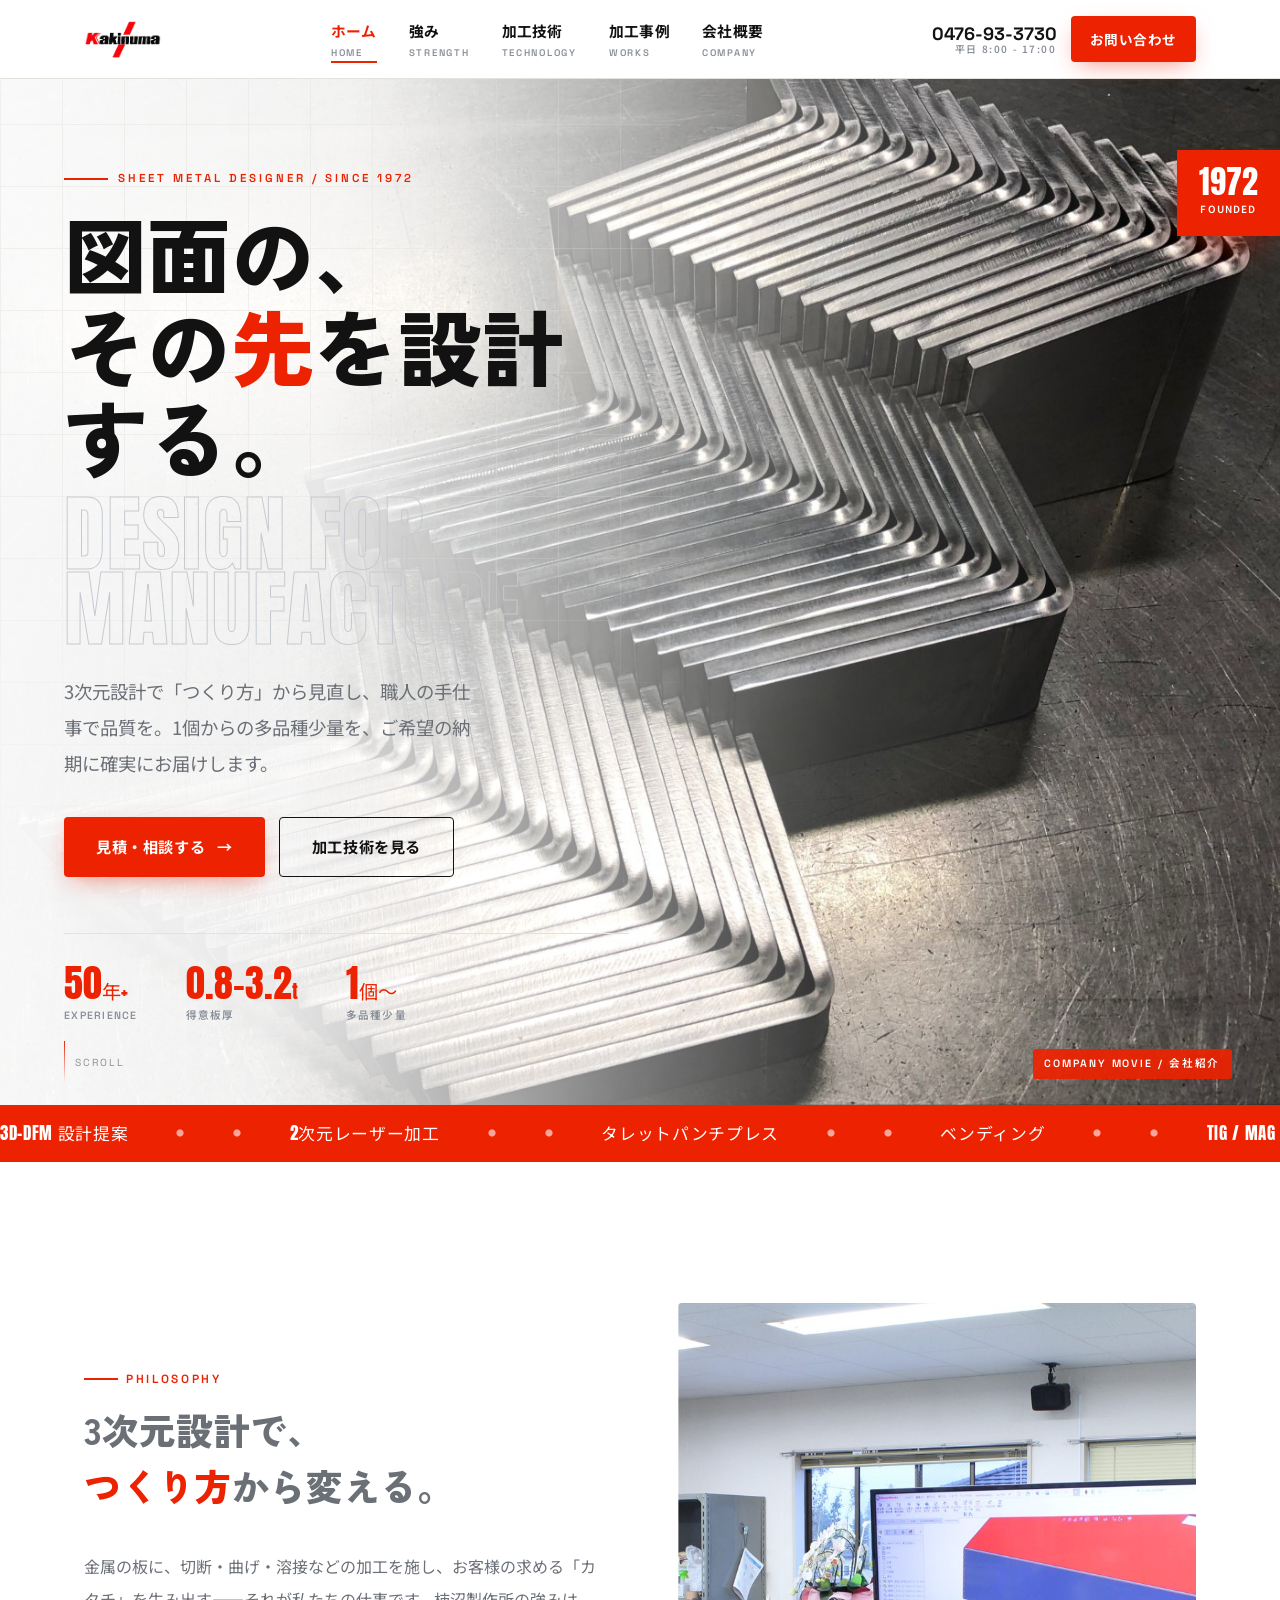
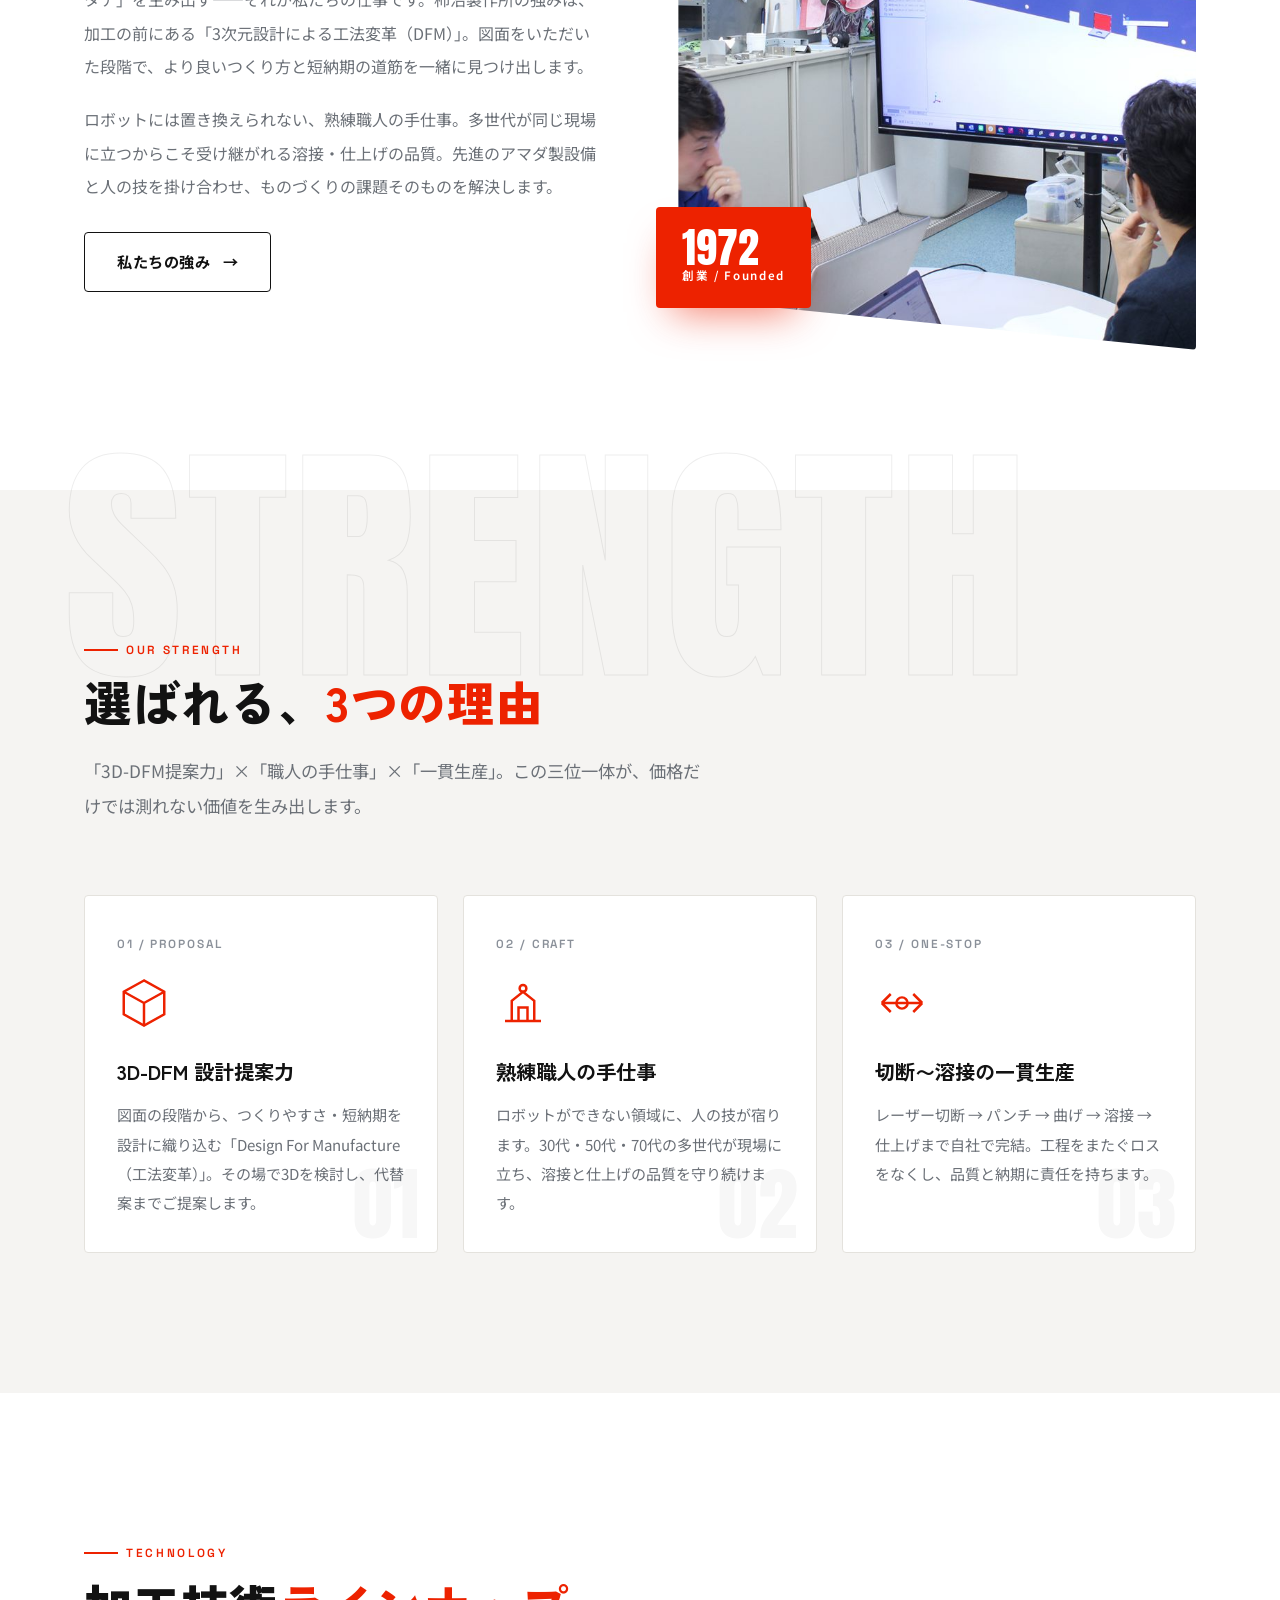
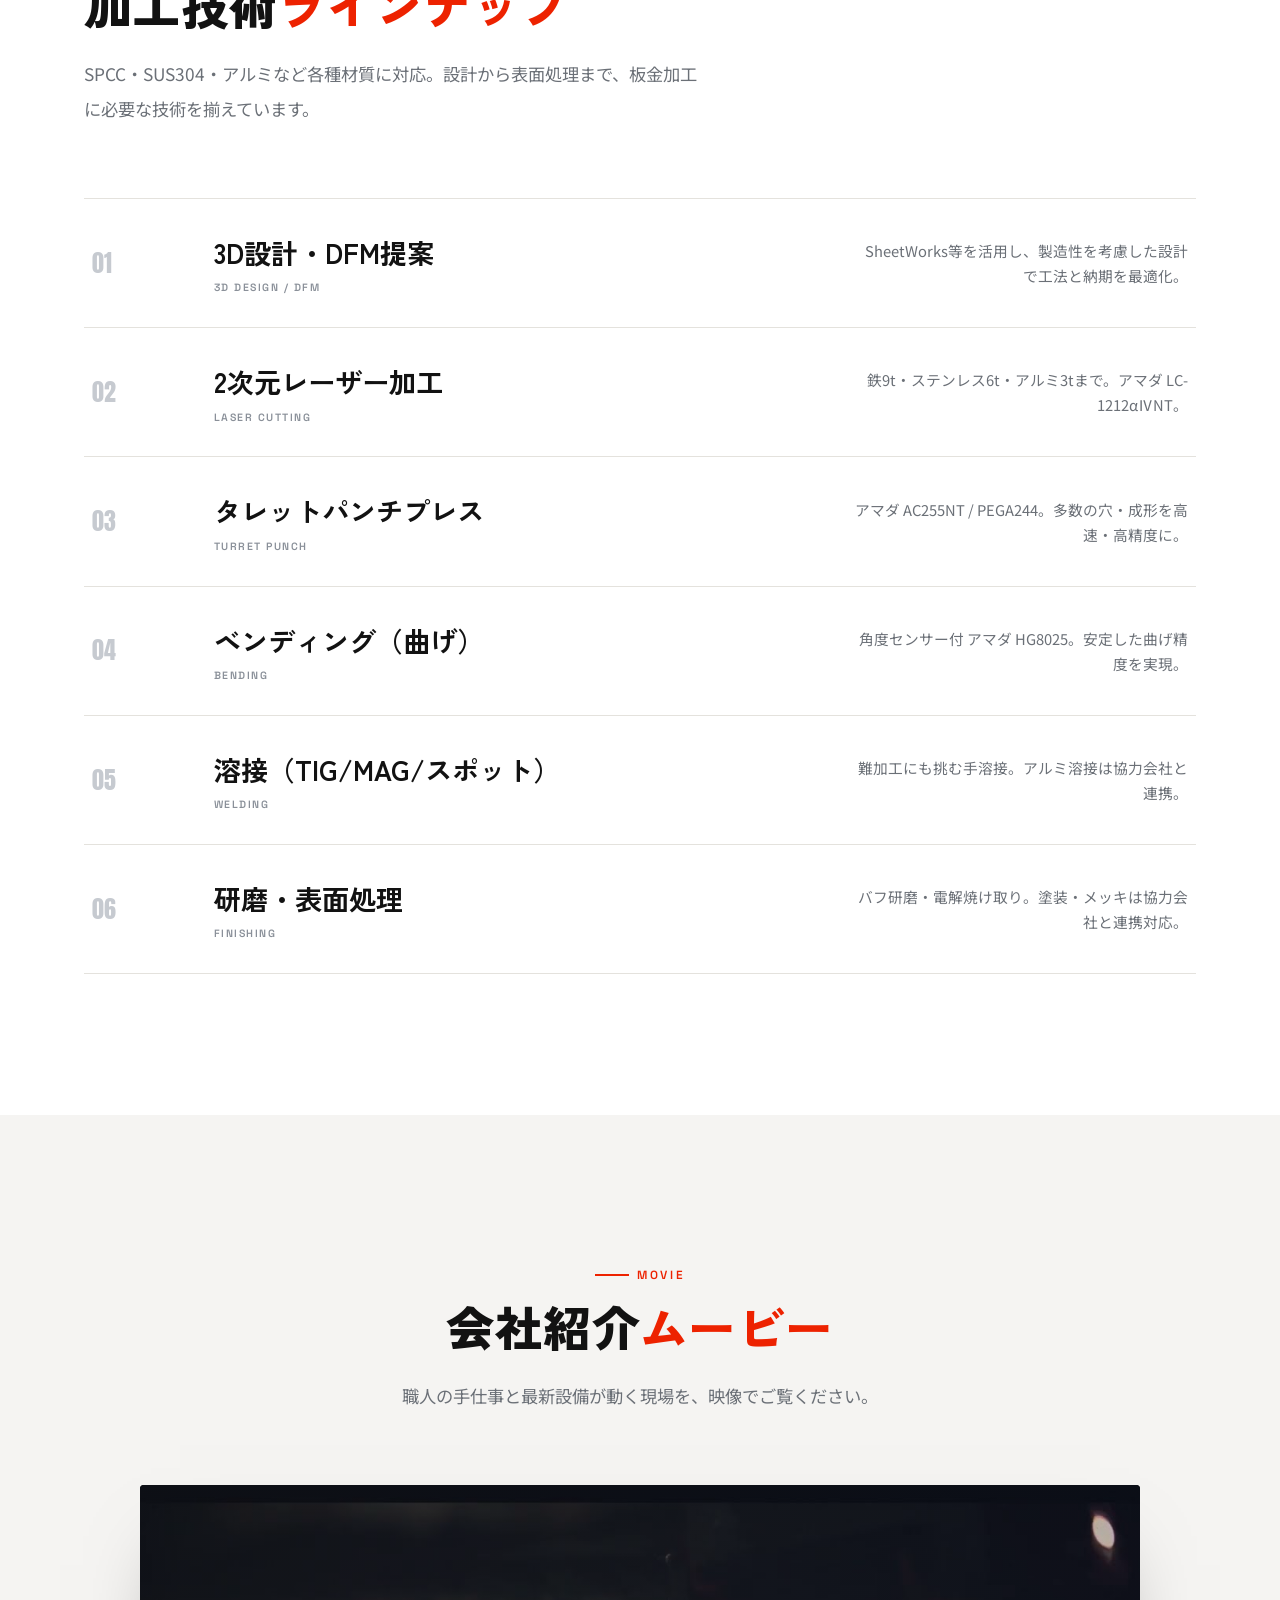
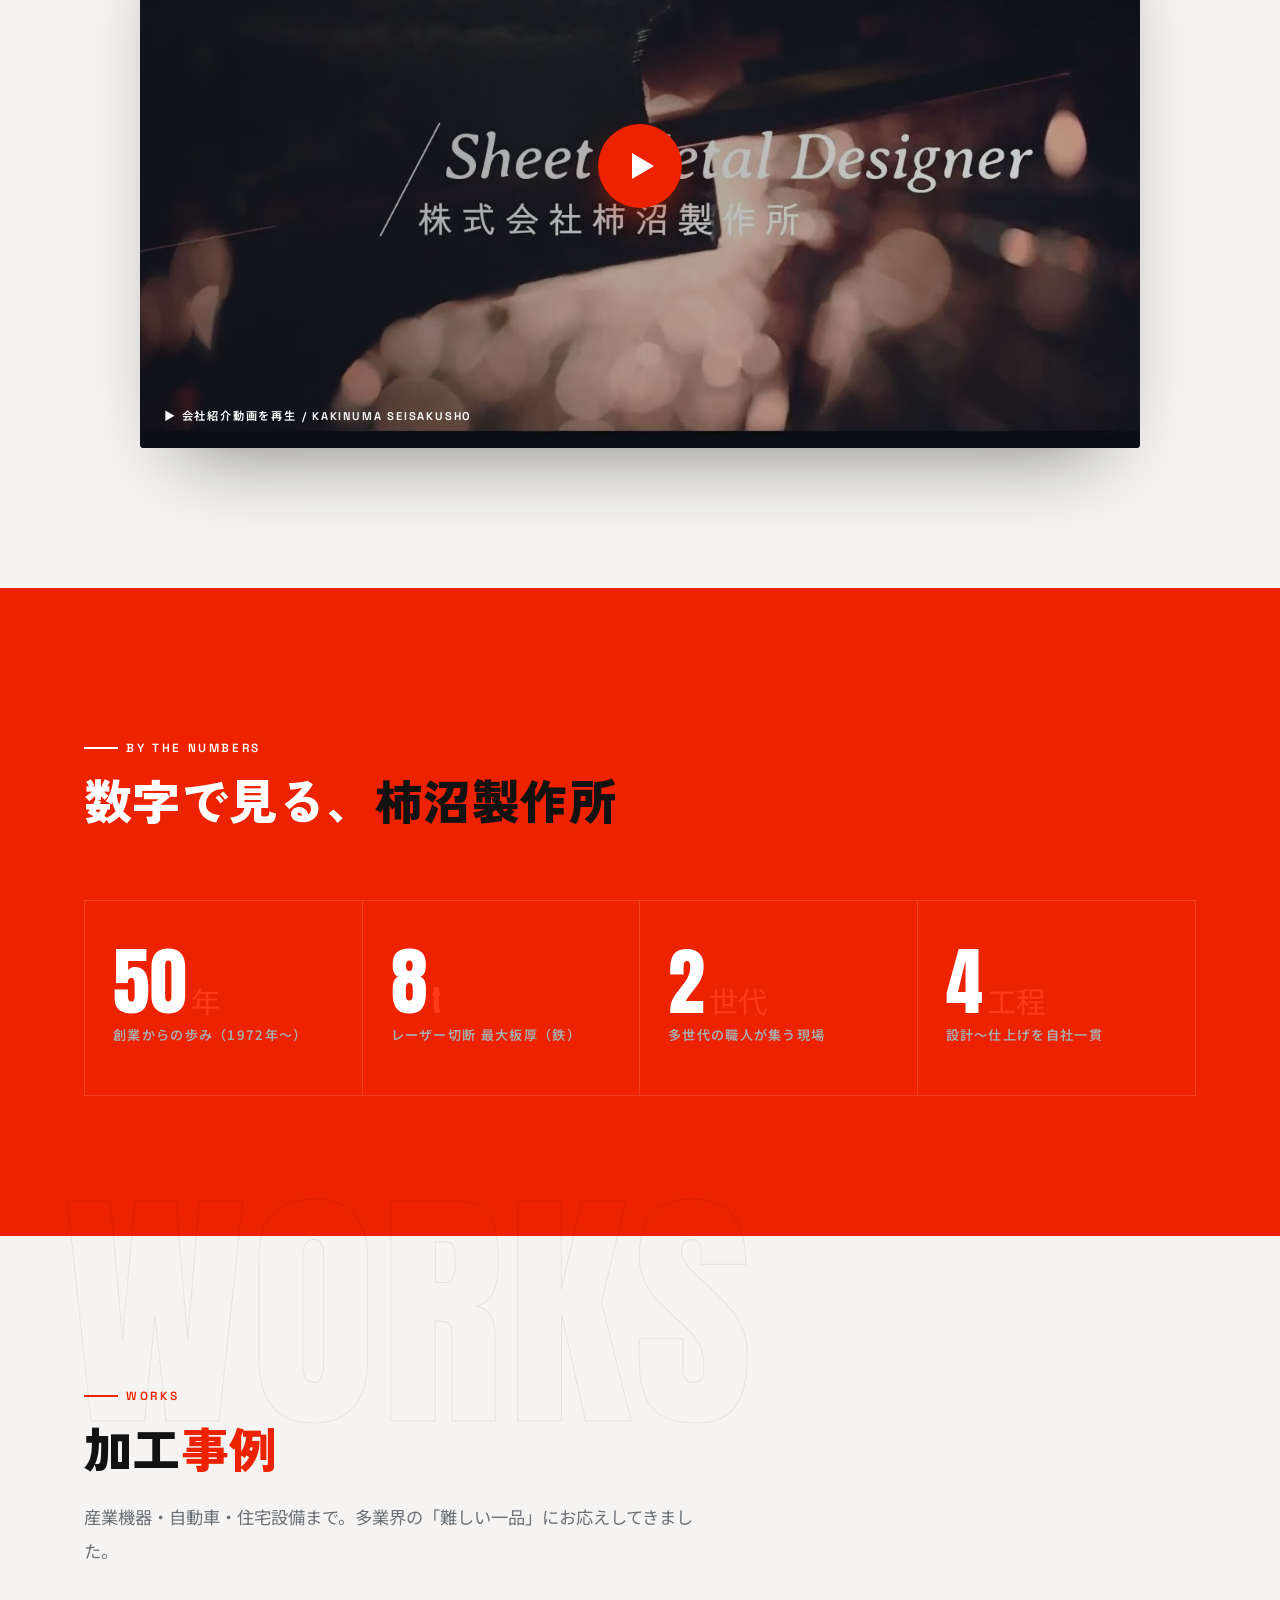
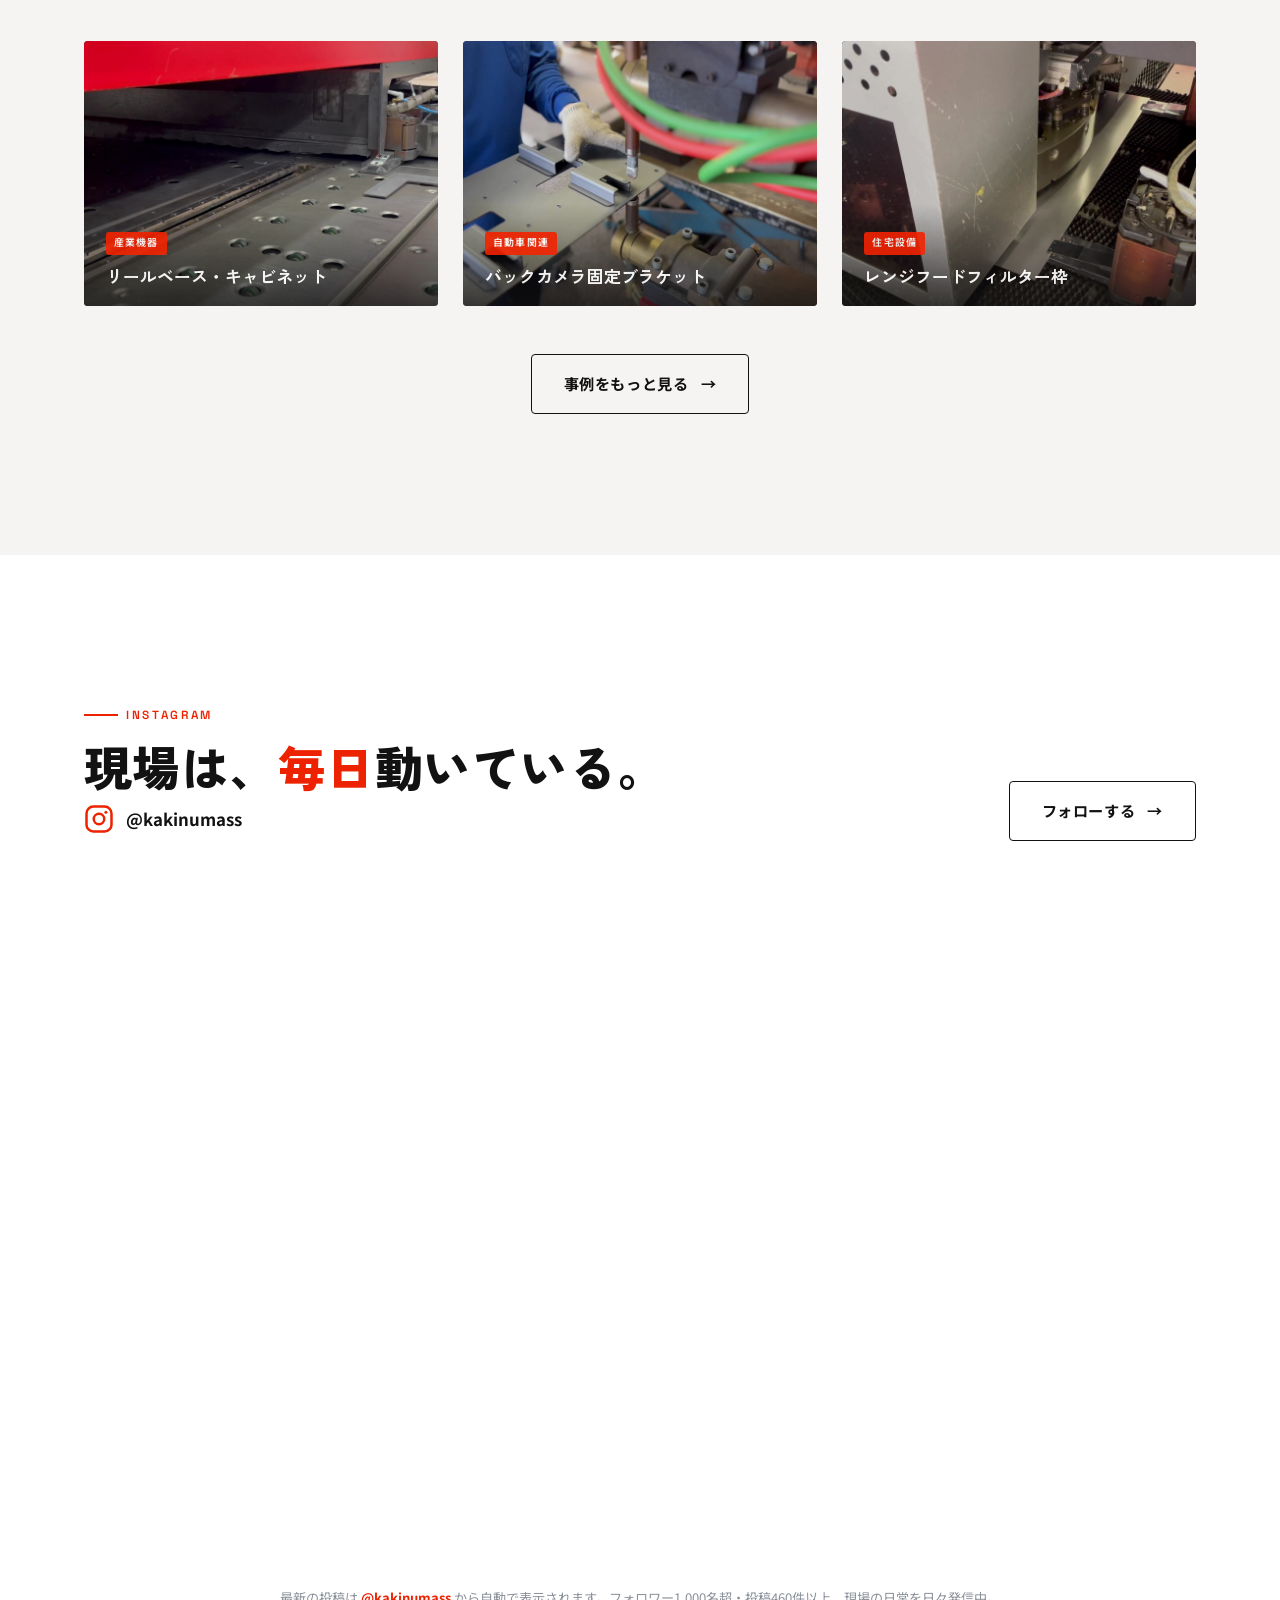
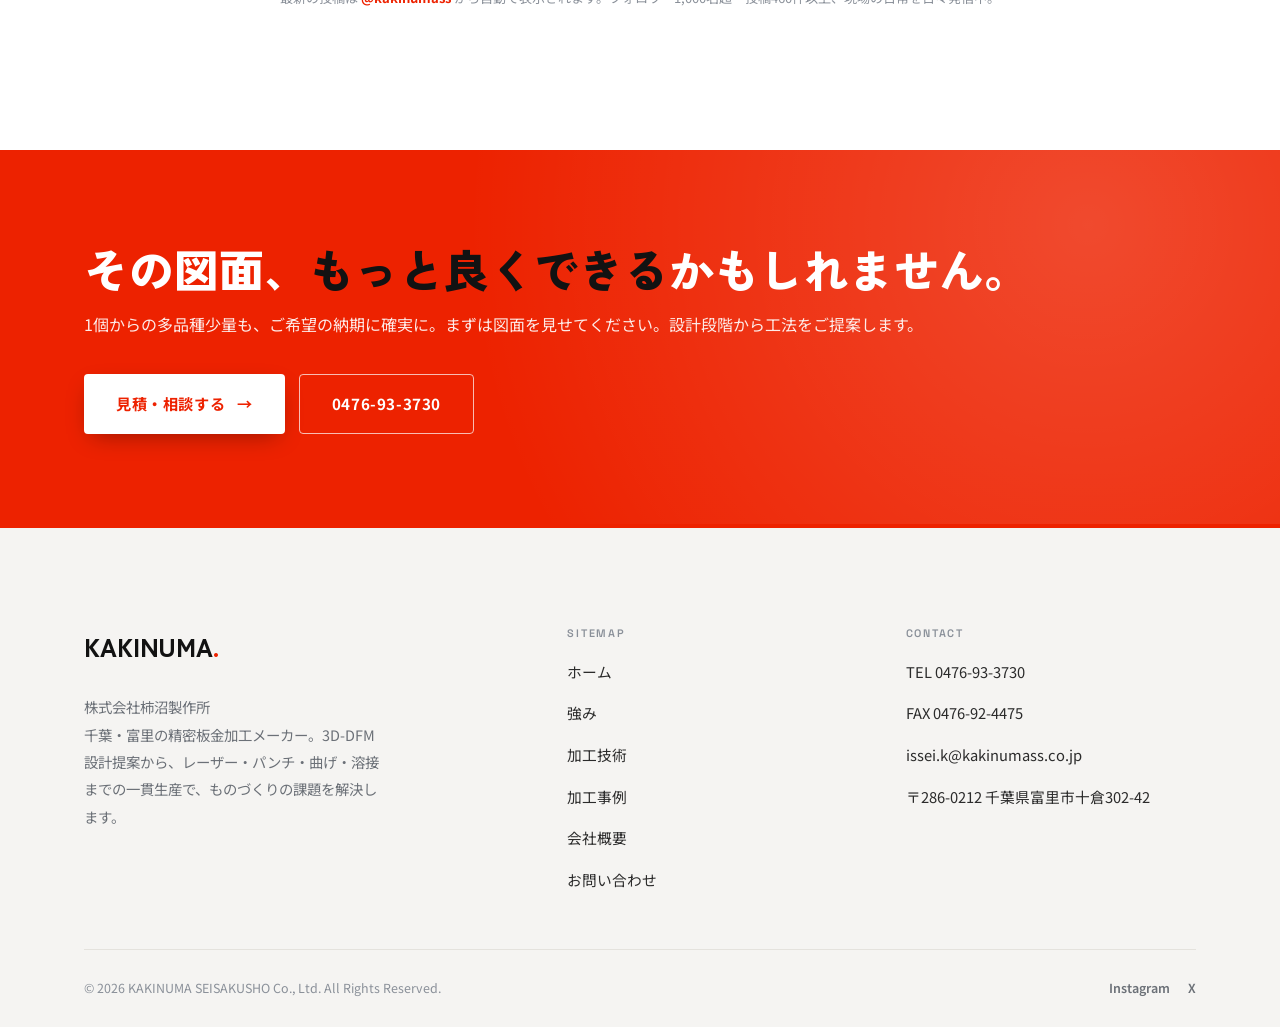
<file: index.html>
<!DOCTYPE html>
<html lang="ja">
<head>
<meta charset="UTF-8">
<meta name="viewport" content="width=device-width, initial-scale=1.0">
<title>株式会社柿沼製作所 | 千葉・富里の精密板金加工 × 3D-DFM設計提案</title>
<meta name="description" content="千葉県富里市の精密板金加工メーカー。3次元設計による工法変革（DFM）で、1個からの多品種少量生産に対応。創業1972年、アマダ製設備と熟練職人の手仕事で、ご希望の納期に確実にお応えします。">
<meta name="keywords" content="精密板金,板金加工,千葉,富里,DFM,工法変革,3次元設計,多品種少量,小ロット,1個から,短納期,レーザー加工,溶接,柿沼製作所">
<meta property="og:type" content="website">
<meta property="og:title" content="株式会社柿沼製作所 | 精密板金加工 × 3D-DFM設計提案">
<meta property="og:description" content="千葉・富里。3D-DFM設計提案から一貫生産まで。アマダ製設備 × 熟練職人の手仕事。">
<meta property="og:locale" content="ja_JP">
<meta name="twitter:card" content="summary_large_image">
<meta name="theme-color" content="#ffffff">
<link rel="icon" href="assets/img/logo.png">
<link rel="preconnect" href="https://fonts.googleapis.com">
<link rel="preconnect" href="https://fonts.gstatic.com" crossorigin>
<link href="https://fonts.googleapis.com/css2?family=Anton&family=Noto+Sans+JP:wght@400;500;700;900&family=Space+Grotesk:wght@500;600;700&family=Zen+Kaku+Gothic+New:wght@700;900&display=swap" rel="stylesheet">
<link rel="stylesheet" href="assets/style.css">
<script type="application/ld+json">
{
  "@context":"https://schema.org",
  "@type":"Organization",
  "name":"株式会社柿沼製作所",
  "alternateName":"KAKINUMA SEISAKUSHO Co., Ltd.",
  "url":"https://three-t-ltd.github.io/kakinumass/",
  "logo":"https://three-t-ltd.github.io/kakinumass/assets/img/logo.png",
  "foundingDate":"1972-10",
  "telephone":"+81-476-93-3730",
  "email":"issei.k@kakinumass.co.jp",
  "address":{"@type":"PostalAddress","postalCode":"286-0212","addressRegion":"千葉県","addressLocality":"富里市","streetAddress":"十倉302-42","addressCountry":"JP"},
  "description":"千葉県富里市の精密板金加工メーカー。3D-DFM設計提案から一貫生産まで対応。"
}
</script>
</head>
<body>
<div class="scroll-progress"></div>

<!-- ===== HEADER ===== -->
<header class="site-header">
  <div class="container header-inner">
    <a href="index.html" class="logo"><img src="assets/img/logo.png" alt="株式会社柿沼製作所"></a>
    <nav class="main-nav">
      <ul>
        <li class="current"><a href="index.html">ホーム<span class="en">Home</span></a></li>
        <li><a href="strengths.html">強み<span class="en">Strength</span></a></li>
        <li><a href="services.html">加工技術<span class="en">Technology</span></a></li>
        <li><a href="works.html">加工事例<span class="en">Works</span></a></li>
        <li><a href="company.html">会社概要<span class="en">Company</span></a></li>
      </ul>
    </nav>
    <div class="header-cta">
      <div class="header-tel">
        <span class="num">0476-93-3730</span>
        <span class="lbl">平日 8:00 - 17:00</span>
      </div>
      <a href="contact.html" class="btn btn-primary"><span>お問い合わせ</span></a>
    </div>
    <button class="nav-toggle" aria-label="メニュー"><span></span><span></span><span></span></button>
  </div>
</header>

<!-- ===== HERO ===== -->
<section class="hero">
  <div class="hero-visual">
    <img src="assets/img/products/prod01.jpg" alt="柿沼製作所の精密板金製品">
    <div class="hero-video-bg">
      <iframe src="https://www.youtube-nocookie.com/embed/X4dyCx2qvk0?autoplay=1&mute=1&loop=1&playlist=X4dyCx2qvk0&controls=0&showinfo=0&modestbranding=1&rel=0&playsinline=1&disablekb=1&fs=0&iv_load_policy=3" title="会社紹介ムービー" allow="autoplay; encrypted-media" tabindex="-1"></iframe>
    </div>
  </div>
  <div class="hero-scrim"></div>
  <span class="vtag">COMPANY MOVIE / 会社紹介</span>
  <div class="hero-badge"><div class="y">1972</div><div class="t">FOUNDED</div></div>
  <div class="hero-layout">
    <div class="hero-text">
      <div class="bg-grid"></div>
      <div style="position:relative;z-index:2">
        <span class="hero-tag">Sheet Metal Designer / Since 1972</span>
        <h1>
          <span class="line"><span>図面の、</span></span>
          <span class="line"><span>その<span class="red">先</span>を設計する。</span></span>
        </h1>
        <div class="hero-en">DESIGN FOR MANUFACTURE</div>
        <p class="hero-sub">3次元設計で「つくり方」から見直し、職人の手仕事で品質を。1個からの多品種少量を、ご希望の納期に確実にお届けします。</p>
        <div class="hero-actions">
          <a href="contact.html" class="btn btn-primary"><span>見積・相談する</span><span class="arr">→</span></a>
          <a href="services.html" class="btn btn-ghost"><span>加工技術を見る</span></a>
        </div>
        <div class="hero-meta">
          <div class="item"><div class="num">50<span style="font-size:.5em">年+</span></div><div class="lbl">Experience</div></div>
          <div class="item"><div class="num">0.8-3.2<span style="font-size:.5em">t</span></div><div class="lbl">得意板厚</div></div>
          <div class="item"><div class="num">1<span style="font-size:.5em">個〜</span></div><div class="lbl">多品種少量</div></div>
        </div>
      </div>
    </div>
  </div>
  <div class="scroll-cue"><span class="bar"></span>SCROLL</div>
</section>

<!-- ===== TICKER ===== -->
<div class="ticker">
  <div class="ticker-track">
    <span>3D-DFM 設計提案<span></span></span><span>2次元レーザー加工<span></span></span><span>タレットパンチプレス<span></span></span><span>ベンディング<span></span></span><span>TIG / MAG / スポット溶接<span></span></span><span>バフ研磨・電解焼け取り<span></span></span><span>1個から / 多品種少量<span></span></span>
    <span>3D-DFM 設計提案<span></span></span><span>2次元レーザー加工<span></span></span><span>タレットパンチプレス<span></span></span><span>ベンディング<span></span></span><span>TIG / MAG / スポット溶接<span></span></span><span>バフ研磨・電解焼け取り<span></span></span><span>1個から / 多品種少量<span></span></span>
  </div>
</div>

<!-- ===== INTRO ===== -->
<section class="section">
  <div class="container">
    <div class="intro-grid">
      <div class="intro-copy reveal">
        <span class="eyebrow">Philosophy</span>
        <p class="big">3次元設計で、<br><em>つくり方</em>から変える。</p>
        <p>金属の板に、切断・曲げ・溶接などの加工を施し、お客様の求める「カタチ」を生み出す——それが私たちの仕事です。柿沼製作所の強みは、加工の前にある「3次元設計による工法変革（DFM）」。図面をいただいた段階で、より良いつくり方と短納期の道筋を一緒に見つけ出します。</p>
        <p>ロボットには置き換えられない、熟練職人の手仕事。多世代が同じ現場に立つからこそ受け継がれる溶接・仕上げの品質。先進のアマダ製設備と人の技を掛け合わせ、ものづくりの課題そのものを解決します。</p>
        <a href="strengths.html" class="btn btn-ghost" style="margin-top:.6em"><span>私たちの強み</span><span class="arr">→</span></a>
      </div>
      <div class="intro-visual reveal d2">
        <img src="assets/img/factory4.jpg" alt="3D板金モデルを囲む設計打ち合わせ">
        <div class="badge"><div class="y">1972</div><div class="t">創業 / Founded</div></div>
      </div>
    </div>
  </div>
</section>

<!-- ===== STRENGTHS ===== -->
<section class="section section--paper">
  <div class="watermark">STRENGTH</div>
  <div class="container">
    <div class="sec-head reveal">
      <span class="eyebrow">Our Strength</span>
      <h2 class="sec-title">選ばれる、<span class="accent">3つの理由</span></h2>
      <p class="sec-lead">「3D-DFM提案力」×「職人の手仕事」×「一貫生産」。この三位一体が、価格だけでは測れない価値を生み出します。</p>
    </div>
    <div class="cards">
      <div class="card reveal d1">
        <div class="idx">01 / PROPOSAL</div>
        <svg class="ic" viewBox="0 0 48 48" fill="none" stroke="currentColor" stroke-width="2.2"><path d="M24 4 6 14v20l18 10 18-10V14L24 4Z"/><path d="M24 24 6 14M24 24l18-10M24 24v20"/></svg>
        <h3>3D-DFM 設計提案力</h3>
        <p>図面の段階から、つくりやすさ・短納期を設計に織り込む「Design For Manufacture（工法変革）」。その場で3Dを検討し、代替案までご提案します。</p>
        <div class="big-num">01</div>
      </div>
      <div class="card reveal d2">
        <div class="idx">02 / CRAFT</div>
        <svg class="ic" viewBox="0 0 48 48" fill="none" stroke="currentColor" stroke-width="2.2"><path d="M8 40h32M14 40V22l10-8 10 8v18M20 40V28h8v12"/><circle cx="24" cy="11" r="3"/></svg>
        <h3>熟練職人の手仕事</h3>
        <p>ロボットができない領域に、人の技が宿ります。30代・50代・70代の多世代が現場に立ち、溶接と仕上げの品質を守り続けます。</p>
        <div class="big-num">02</div>
      </div>
      <div class="card reveal d3">
        <div class="idx">03 / ONE-STOP</div>
        <svg class="ic" viewBox="0 0 48 48" fill="none" stroke="currentColor" stroke-width="2.2"><path d="M6 24h36M6 24l8-8M6 24l8 8M42 24l-8-8M42 24l-8 8"/><circle cx="24" cy="24" r="5"/></svg>
        <h3>切断〜溶接の一貫生産</h3>
        <p>レーザー切断 → パンチ → 曲げ → 溶接 → 仕上げまで自社で完結。工程をまたぐロスをなくし、品質と納期に責任を持ちます。</p>
        <div class="big-num">03</div>
      </div>
    </div>
  </div>
</section>

<!-- ===== TECHNOLOGY ===== -->
<section class="section">
  <div class="container">
    <div class="sec-head reveal">
      <span class="eyebrow">Technology</span>
      <h2 class="sec-title">加工技術<span class="accent">ラインナップ</span></h2>
      <p class="sec-lead">SPCC・SUS304・アルミなど各種材質に対応。設計から表面処理まで、板金加工に必要な技術を揃えています。</p>
    </div>
    <div class="tech-list reveal">
      <a href="services.html" class="tech-row">
        <span class="tech-no">01</span>
        <span class="tech-name">3D設計・DFM提案<span class="en">3D Design / DFM</span></span>
        <span class="tech-desc">SheetWorks等を活用し、製造性を考慮した設計で工法と納期を最適化。</span>
      </a>
      <a href="services.html" class="tech-row">
        <span class="tech-no">02</span>
        <span class="tech-name">2次元レーザー加工<span class="en">Laser Cutting</span></span>
        <span class="tech-desc">鉄9t・ステンレス6t・アルミ3tまで。アマダ LC-1212αⅣNT。</span>
      </a>
      <a href="services.html" class="tech-row">
        <span class="tech-no">03</span>
        <span class="tech-name">タレットパンチプレス<span class="en">Turret Punch</span></span>
        <span class="tech-desc">アマダ AC255NT / PEGA244。多数の穴・成形を高速・高精度に。</span>
      </a>
      <a href="services.html" class="tech-row">
        <span class="tech-no">04</span>
        <span class="tech-name">ベンディング（曲げ）<span class="en">Bending</span></span>
        <span class="tech-desc">角度センサー付 アマダ HG8025。安定した曲げ精度を実現。</span>
      </a>
      <a href="services.html" class="tech-row">
        <span class="tech-no">05</span>
        <span class="tech-name">溶接（TIG/MAG/スポット）<span class="en">Welding</span></span>
        <span class="tech-desc">難加工にも挑む手溶接。アルミ溶接は協力会社と連携。</span>
      </a>
      <a href="services.html" class="tech-row">
        <span class="tech-no">06</span>
        <span class="tech-name">研磨・表面処理<span class="en">Finishing</span></span>
        <span class="tech-desc">バフ研磨・電解焼け取り。塗装・メッキは協力会社と連携対応。</span>
      </a>
    </div>
  </div>
</section>

<!-- ===== VIDEO ===== -->
<section class="section section--paper">
  <div class="container">
    <div class="sec-head reveal" style="text-align:center;max-width:760px;margin-inline:auto">
      <span class="eyebrow" style="justify-content:center">Movie</span>
      <h2 class="sec-title">会社紹介<span class="accent">ムービー</span></h2>
      <p class="sec-lead" style="margin-inline:auto">職人の手仕事と最新設備が動く現場を、映像でご覧ください。</p>
    </div>
    <div class="video-wrap reveal">
      <div class="video-embed">
        <button class="video-facade" data-yt="X4dyCx2qvk0" aria-label="会社紹介ムービーを再生"
          style="background-image:url('assets/img/movie-thumb.jpg')">
          <span class="play"></span>
          <span class="vlabel">▶ 会社紹介動画を再生 / KAKINUMA SEISAKUSHO</span>
        </button>
      </div>
    </div>
  </div>
</section>

<!-- ===== STATS ===== -->
<section class="section section--red">
  <div class="container">
    <div class="sec-head reveal">
      <span class="eyebrow">By the Numbers</span>
      <h2 class="sec-title" style="color:#fff">数字で見る、<span class="accent" style="color:var(--ink)">柿沼製作所</span></h2>
    </div>
    <div class="stats reveal">
      <div class="stat"><div class="n"><span data-count="53">0</span><span class="u">年</span></div><div class="l">創業からの歩み（1972年〜）</div></div>
      <div class="stat"><div class="n"><span data-count="9">0</span><span class="u">t</span></div><div class="l">レーザー切断 最大板厚（鉄）</div></div>
      <div class="stat"><div class="n"><span data-count="3">0</span><span class="u">世代</span></div><div class="l">多世代の職人が集う現場</div></div>
      <div class="stat"><div class="n"><span data-count="5">0</span><span class="u">工程</span></div><div class="l">設計〜仕上げを自社一貫</div></div>
    </div>
  </div>
</section>

<!-- ===== WORKS PREVIEW ===== -->
<section class="section section--paper">
  <div class="watermark">WORKS</div>
  <div class="container">
    <div class="sec-head reveal">
      <span class="eyebrow">Works</span>
      <h2 class="sec-title">加工<span class="accent">事例</span></h2>
      <p class="sec-lead">産業機器・自動車・住宅設備まで。多業界の「難しい一品」にお応えしてきました。</p>
    </div>
    <div class="work-grid">
      <div class="work-card reveal d1">
        <img src="assets/img/laser-machine.jpg" alt="レーザー加工">
        <div class="meta"><span class="tag">産業機器</span><h3>リールベース・キャビネット</h3><p>長年お取引いただく三協リール様向け。試作品から量産部品まで対応。</p></div>
      </div>
      <div class="work-card reveal d2">
        <img src="assets/img/welding.jpg" alt="溶接加工">
        <div class="meta"><span class="tag">自動車関連</span><h3>バックカメラ固定ブラケット</h3><p>トラック・バス用。溶接と仕上げ精度が要求される固定部品。</p></div>
      </div>
      <div class="work-card reveal d3">
        <img src="assets/img/punch.jpg" alt="パンチプレス加工">
        <div class="meta"><span class="tag">住宅設備</span><h3>レンジフードフィルター枠</h3><p>多数加工が必要な住宅設備部品を、安定品質で量産。</p></div>
      </div>
    </div>
    <div style="text-align:center;margin-top:48px" class="reveal">
      <a href="works.html" class="btn btn-ghost"><span>事例をもっと見る</span><span class="arr">→</span></a>
    </div>
  </div>
</section>

<!-- ===== INSTAGRAM ===== -->
<section class="section">
  <div class="container">
    <div class="ig-head reveal">
      <div>
        <span class="eyebrow">Instagram</span>
        <h2 class="sec-title" style="margin-bottom:.2em">現場は、<span class="accent">毎日</span>動いている。</h2>
        <a class="ig-handle" href="https://www.instagram.com/kakinumass/" target="_blank" rel="noopener">
          <svg viewBox="0 0 24 24" fill="none" stroke="currentColor" stroke-width="2"><rect x="2" y="2" width="20" height="20" rx="5.5"/><circle cx="12" cy="12" r="4.2"/><circle cx="17.5" cy="6.5" r="1.2" fill="currentColor" stroke="none"/></svg>
          @kakinumass
        </a>
      </div>
      <a href="https://www.instagram.com/kakinumass/" target="_blank" rel="noopener" class="btn btn-ghost"><span>フォローする</span><span class="arr">→</span></a>
    </div>

    <!-- Live Instagram feed (SnapWidget @kakinumass / widget 1125762) -->
    <div class="ig-embed reveal">
      <div class="sw-frame">
        <iframe src="https://snapwidget.com/embed/1125762" class="snapwidget-widget" data-w="765" data-h="690" allowtransparency="true" frameborder="0" scrolling="no" style="border:none;overflow:hidden;width:765px;height:690px" title="Posts from Instagram @kakinumass"></iframe>
      </div>
    </div>
    <p class="ig-note">最新の投稿は <a href="https://www.instagram.com/kakinumass/" target="_blank" rel="noopener" style="color:var(--red);font-weight:700">@kakinumass</a> から自動で表示されます。フォロワー1,000名超・投稿460件以上、現場の日常を日々発信中。</p>
  </div>
</section>

<!-- ===== CTA ===== -->
<section class="cta-band">
  <div class="container">
    <div class="reveal">
      <h2>その図面、<span class="accent">もっと良くできる</span>かもしれません。</h2>
      <p class="sub">1個からの多品種少量も、ご希望の納期に確実に。まずは図面を見せてください。設計段階から工法をご提案します。</p>
    </div>
    <div class="cta-actions reveal d2">
      <a href="contact.html" class="btn btn-primary"><span>見積・相談する</span><span class="arr">→</span></a>
      <a href="tel:0476933730" class="btn btn-ghost"><span>0476-93-3730</span></a>
    </div>
  </div>
</section>

<!-- ===== FOOTER ===== -->
<footer class="site-footer">
  <div class="container">
    <div class="footer-top">
      <div class="footer-brand">
        <div class="logo-f">KAKINUMA<span class="accent">.</span></div>
        <p>株式会社柿沼製作所<br>千葉・富里の精密板金加工メーカー。3D-DFM設計提案から、レーザー・パンチ・曲げ・溶接までの一貫生産で、ものづくりの課題を解決します。</p>
      </div>
      <div class="footer-col">
        <h4>Sitemap</h4>
        <ul>
          <li><a href="index.html">ホーム</a></li>
          <li><a href="strengths.html">強み</a></li>
          <li><a href="services.html">加工技術</a></li>
          <li><a href="works.html">加工事例</a></li>
          <li><a href="company.html">会社概要</a></li>
          <li><a href="contact.html">お問い合わせ</a></li>
        </ul>
      </div>
      <div class="footer-col">
        <h4>Contact</h4>
        <ul>
          <li><a href="tel:0476933730">TEL 0476-93-3730</a></li>
          <li><a href="#">FAX 0476-92-4475</a></li>
          <li><a href="mailto:issei.k@kakinumass.co.jp">issei.k@kakinumass.co.jp</a></li>
          <li><a href="company.html">〒286-0212 千葉県富里市十倉302-42</a></li>
        </ul>
      </div>
    </div>
    <div class="footer-bottom">
      <span>© <span data-year>2026</span> KAKINUMA SEISAKUSHO Co., Ltd. All Rights Reserved.</span>
      <div class="sns">
        <a href="https://www.instagram.com/kakinumass/" target="_blank" rel="noopener">Instagram</a>
        <a href="https://x.com/kakinumass" target="_blank" rel="noopener">X</a>
      </div>
    </div>
  </div>
</footer>

<script src="assets/script.js"></script>
</body>
</html>
</file>
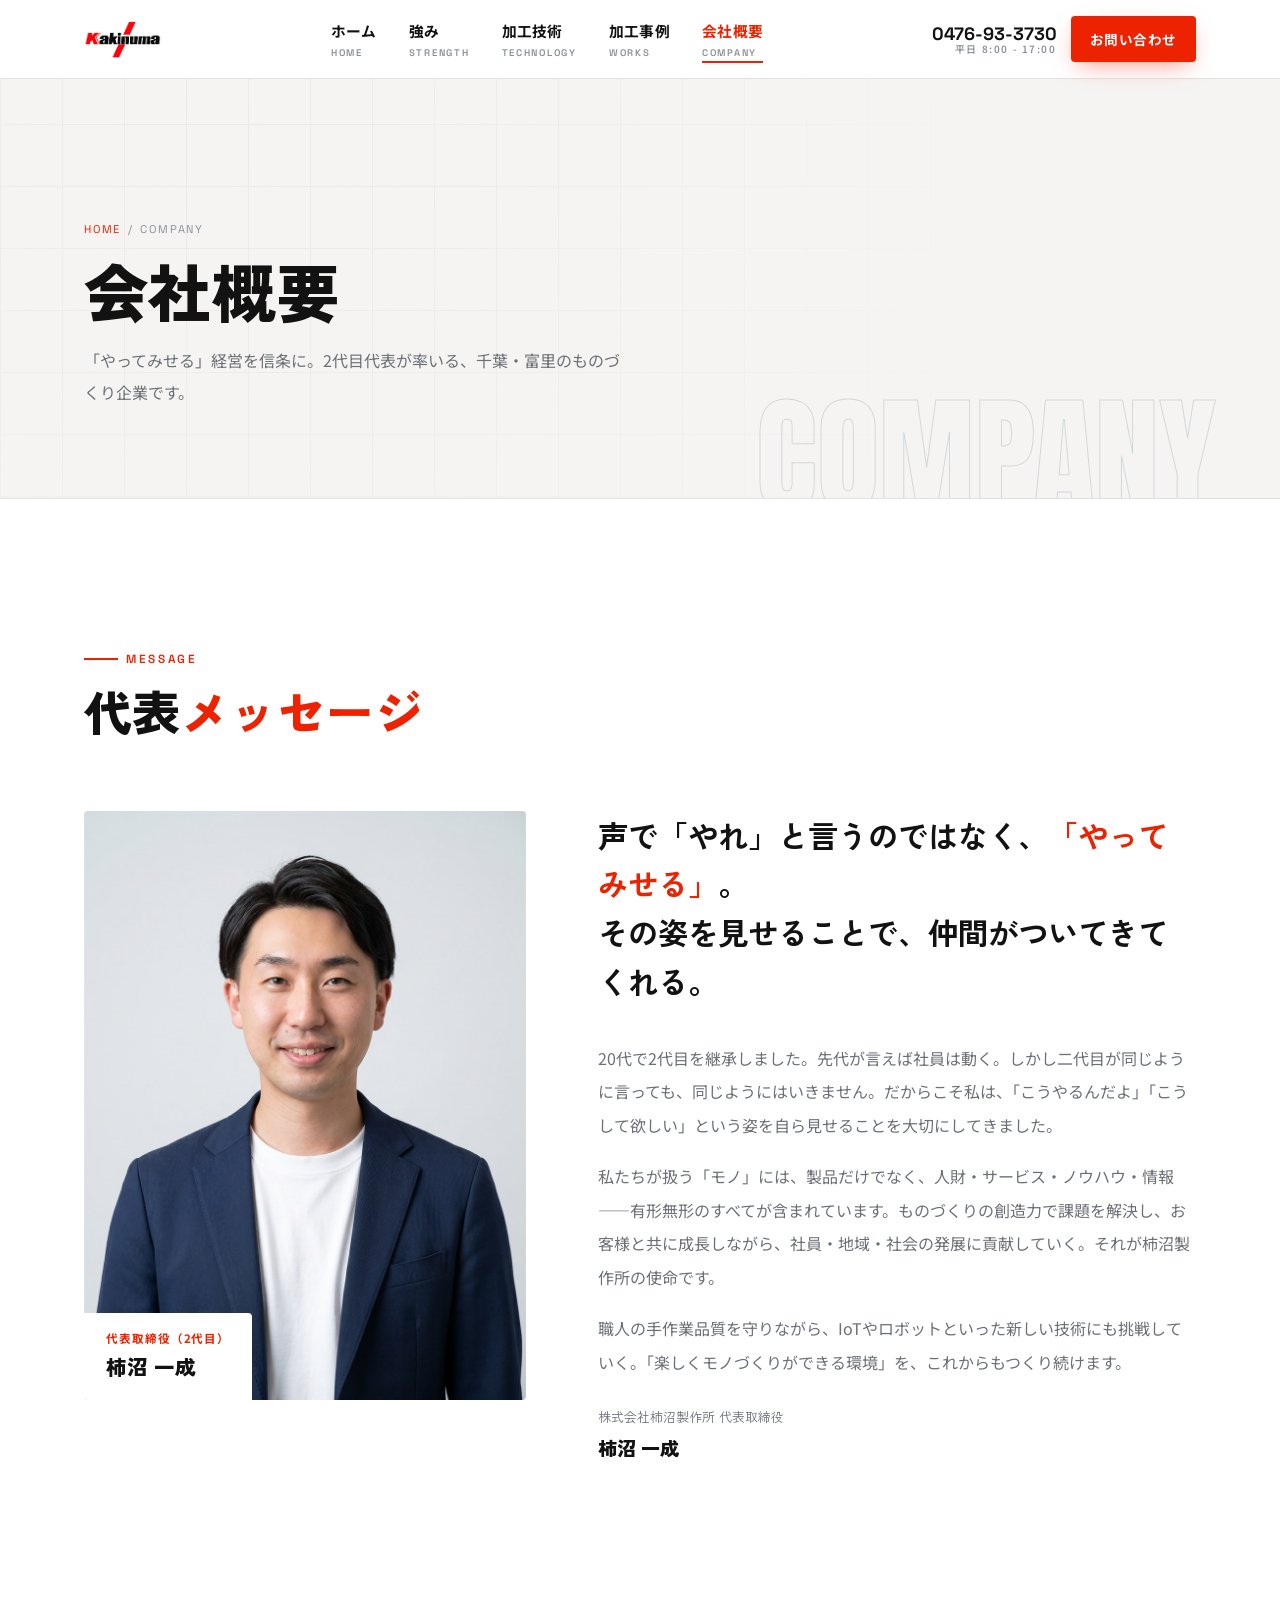
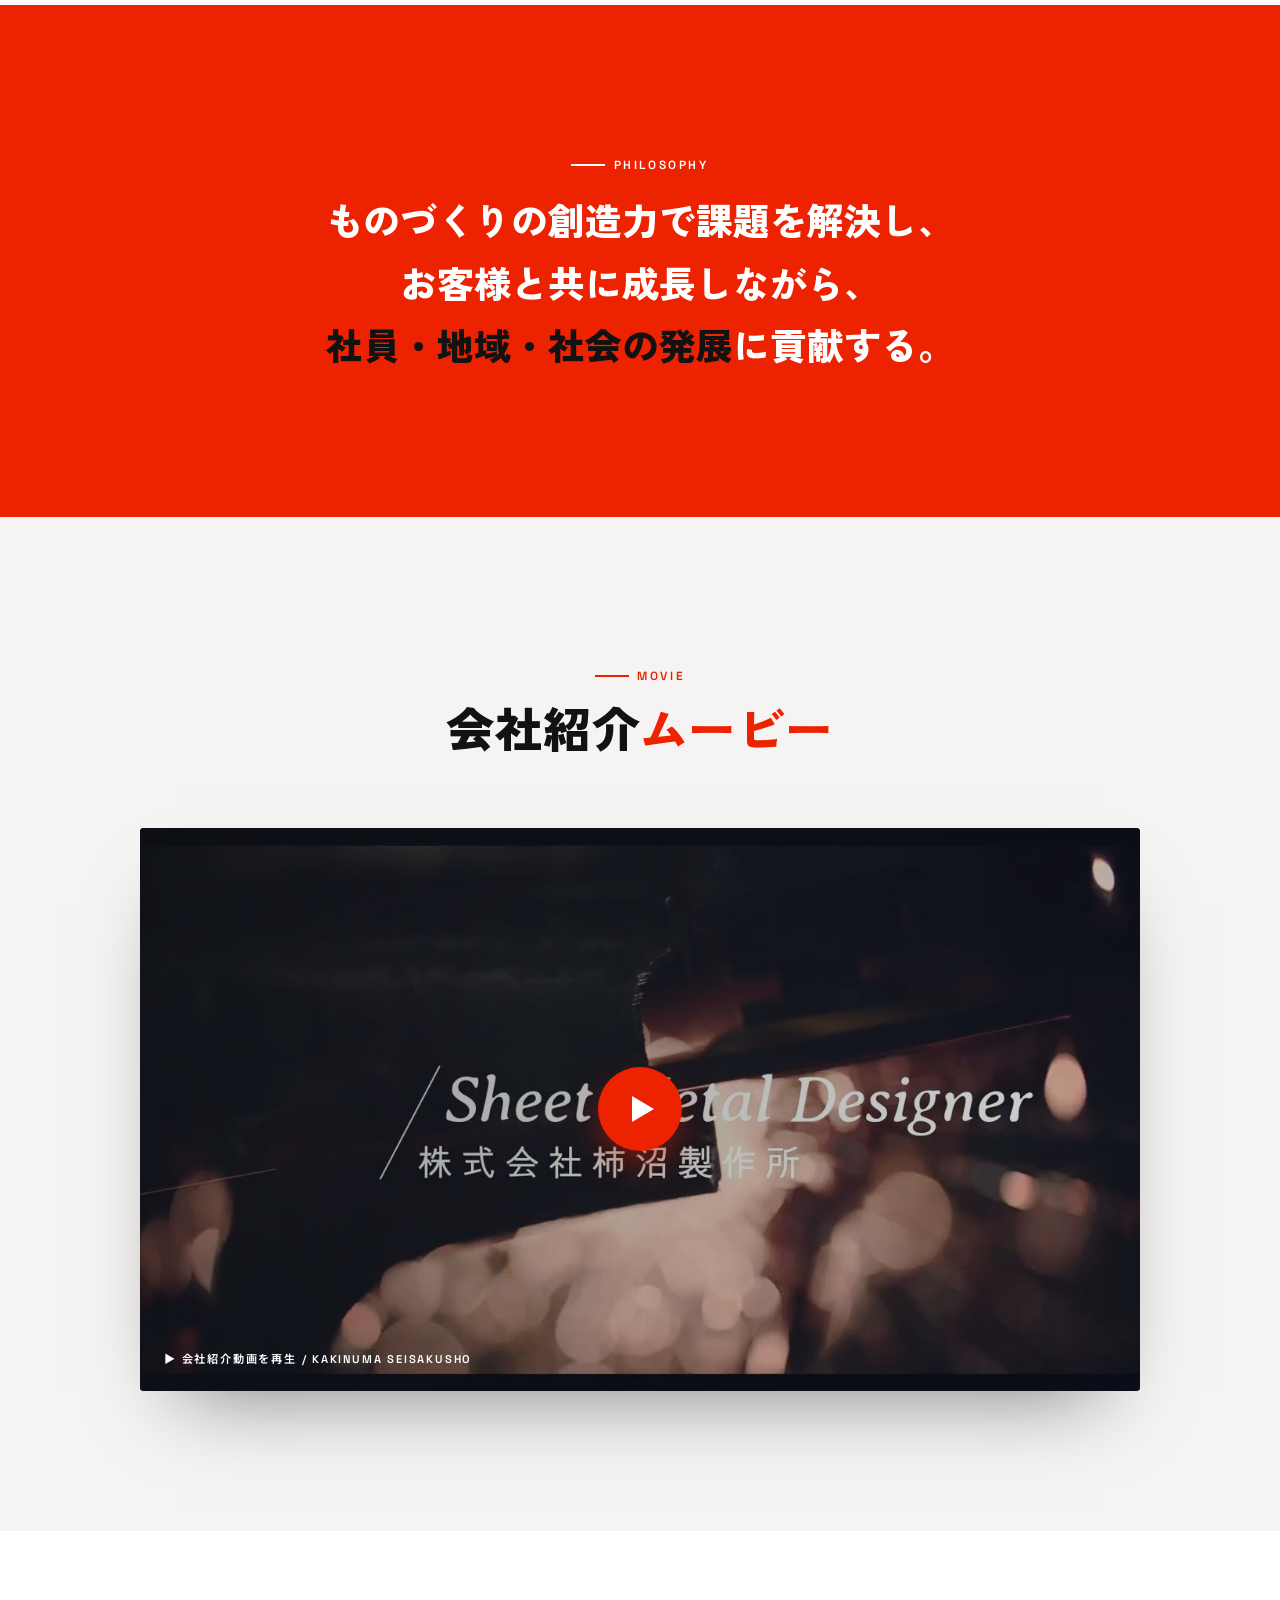
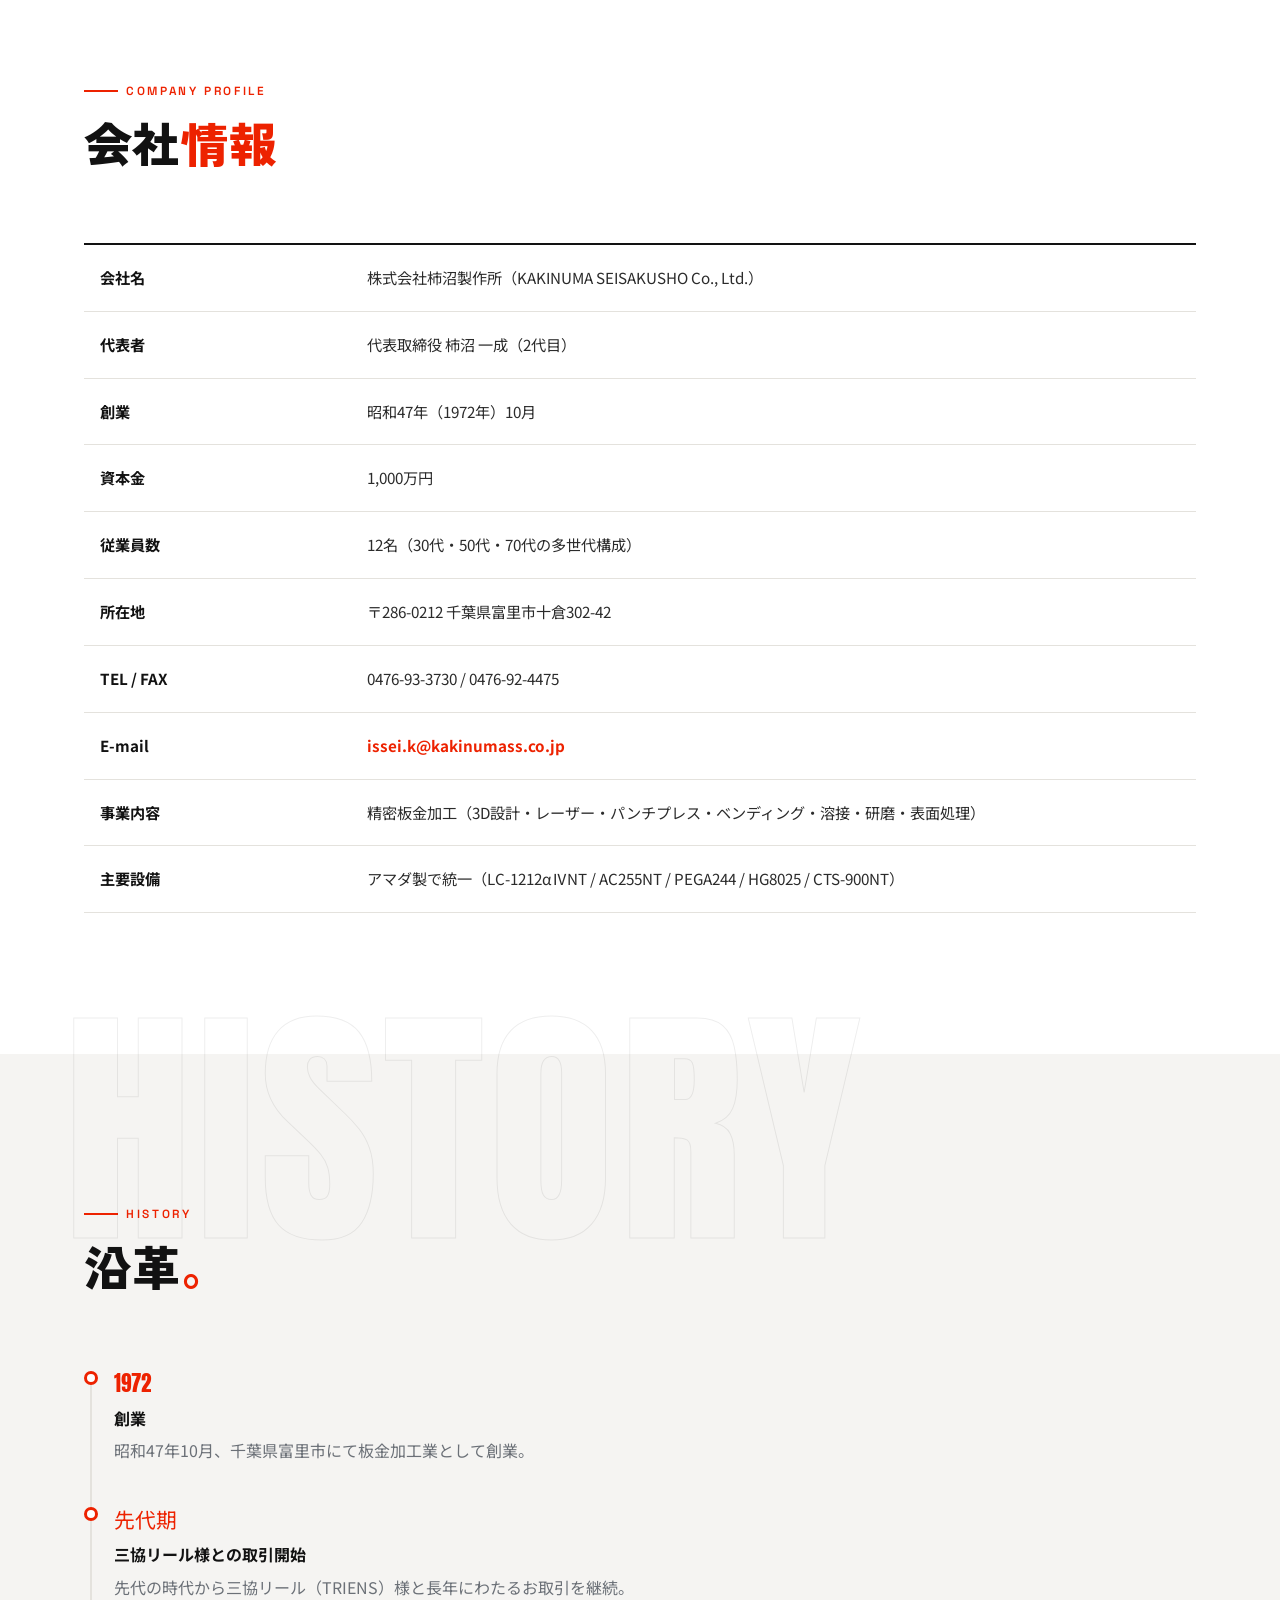
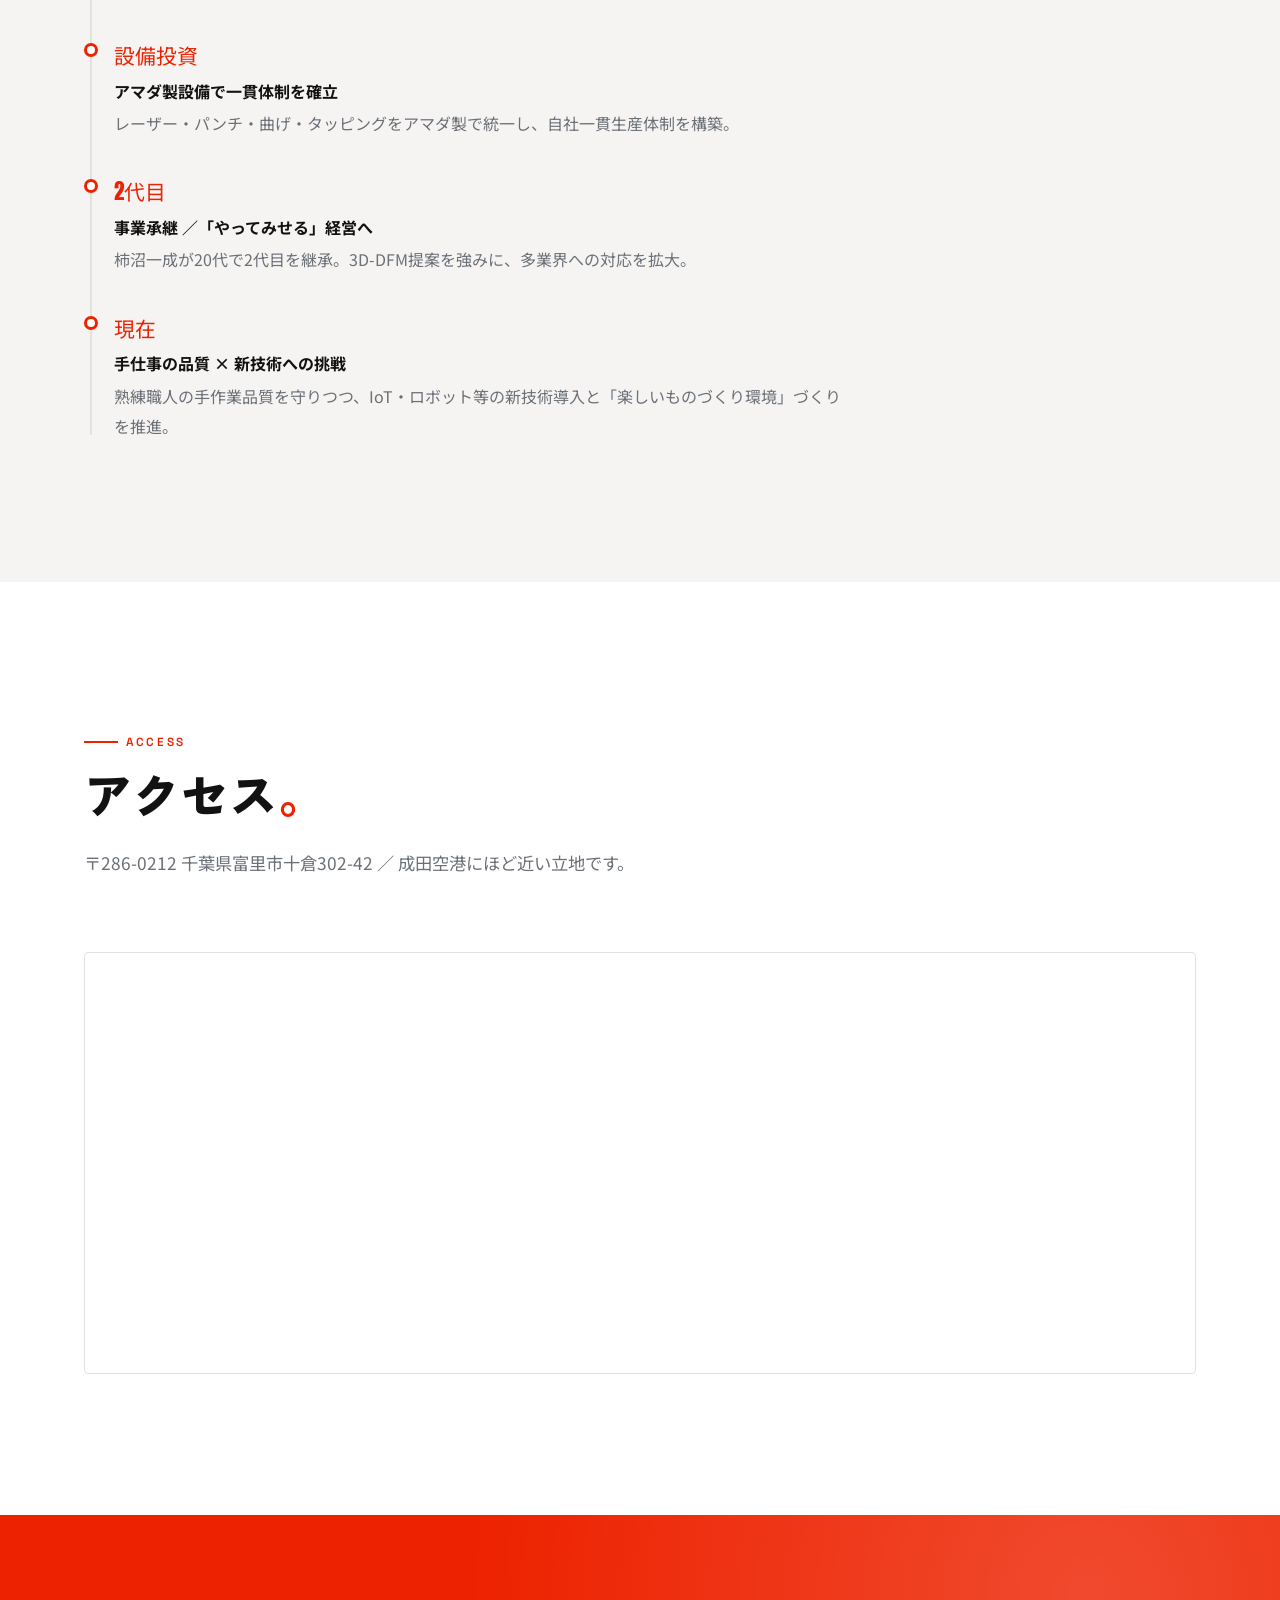
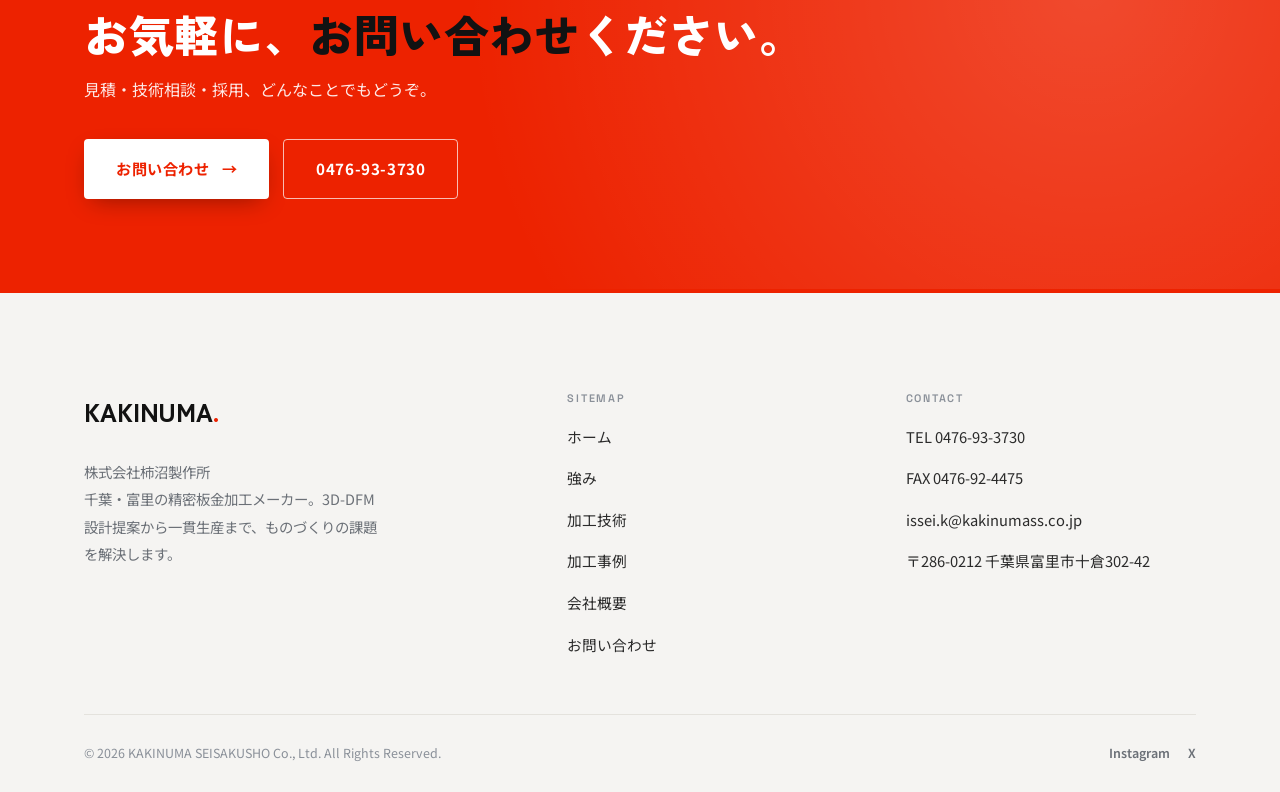
<file: company.html>
<!DOCTYPE html>
<html lang="ja">
<head>
<meta charset="UTF-8">
<meta name="viewport" content="width=device-width, initial-scale=1.0">
<title>会社概要 | 株式会社柿沼製作所 — 千葉県富里市の精密板金</title>
<meta name="description" content="株式会社柿沼製作所の会社概要。代表メッセージ、会社情報、沿革（1972年創業）、アクセス。「やってみせる」経営を信条とする2代目代表が率いる千葉・富里の精密板金加工メーカーです。">
<meta property="og:title" content="会社概要 | 株式会社柿沼製作所">
<meta property="og:description" content="1972年創業。千葉・富里の精密板金加工メーカー。代表メッセージと沿革。">
<meta name="theme-color" content="#ffffff">
<link rel="icon" href="assets/img/logo.png">
<link rel="preconnect" href="https://fonts.googleapis.com">
<link rel="preconnect" href="https://fonts.gstatic.com" crossorigin>
<link href="https://fonts.googleapis.com/css2?family=Anton&family=Noto+Sans+JP:wght@400;500;700;900&family=Space+Grotesk:wght@500;600;700&family=Zen+Kaku+Gothic+New:wght@700;900&display=swap" rel="stylesheet">
<link rel="stylesheet" href="assets/style.css">
<script type="application/ld+json">{"@context":"https://schema.org","@type":"WebPage","name":"会社概要 | 株式会社柿沼製作所","url":"https://three-t-ltd.github.io/kakinumass/company.html"}</script>
</head>
<body>
<div class="scroll-progress"></div>

<header class="site-header">
  <div class="container header-inner">
    <a href="index.html" class="logo"><img src="assets/img/logo.png" alt="株式会社柿沼製作所"></a>
    <nav class="main-nav">
      <ul>
        <li><a href="index.html">ホーム<span class="en">Home</span></a></li>
        <li><a href="strengths.html">強み<span class="en">Strength</span></a></li>
        <li><a href="services.html">加工技術<span class="en">Technology</span></a></li>
        <li><a href="works.html">加工事例<span class="en">Works</span></a></li>
        <li class="current"><a href="company.html">会社概要<span class="en">Company</span></a></li>
      </ul>
    </nav>
    <div class="header-cta">
      <div class="header-tel"><span class="num">0476-93-3730</span><span class="lbl">平日 8:00 - 17:00</span></div>
      <a href="contact.html" class="btn btn-primary"><span>お問い合わせ</span></a>
    </div>
    <button class="nav-toggle" aria-label="メニュー"><span></span><span></span><span></span></button>
  </div>
</header>

<section class="page-hero">
  <div class="hero-grid"></div>
  <div class="container">
    <div class="crumb"><a href="index.html">HOME</a><span>/</span><span>COMPANY</span></div>
    <h1>会社概要</h1>
    <p>「やってみせる」経営を信条に。2代目代表が率いる、千葉・富里のものづくり企業です。</p>
  </div>
  <div class="en">COMPANY</div>
</section>

<!-- MESSAGE -->
<section class="section">
  <div class="container">
    <div class="sec-head reveal">
      <span class="eyebrow">Message</span>
      <h2 class="sec-title">代表<span class="accent">メッセージ</span></h2>
    </div>
    <div class="message-grid">
      <div class="message-photo reveal">
        <img src="assets/img/ceo.jpg" alt="代表取締役 柿沼一成">
        <div class="name"><div class="r">代表取締役（2代目）</div><div class="nm">柿沼 一成</div></div>
      </div>
      <div class="message-body reveal d2">
        <blockquote>声で「やれ」と言うのではなく、<span class="accent">「やってみせる」</span>。<br>その姿を見せることで、仲間がついてきてくれる。</blockquote>
        <p>20代で2代目を継承しました。先代が言えば社員は動く。しかし二代目が同じように言っても、同じようにはいきません。だからこそ私は、「こうやるんだよ」「こうして欲しい」という姿を自ら見せることを大切にしてきました。</p>
        <p>私たちが扱う「モノ」には、製品だけでなく、人財・サービス・ノウハウ・情報——有形無形のすべてが含まれています。ものづくりの創造力で課題を解決し、お客様と共に成長しながら、社員・地域・社会の発展に貢献していく。それが柿沼製作所の使命です。</p>
        <p>職人の手作業品質を守りながら、IoTやロボットといった新しい技術にも挑戦していく。「楽しくモノづくりができる環境」を、これからもつくり続けます。</p>
        <div class="sign"><span>株式会社柿沼製作所 代表取締役</span>柿沼 一成</div>
      </div>
    </div>
  </div>
</section>

<!-- PHILOSOPHY BAND -->
<section class="section section--red">
  <div class="container">
    <div class="reveal" style="text-align:center;max-width:900px;margin-inline:auto">
      <span class="eyebrow" style="justify-content:center">Philosophy</span>
      <p style="font-family:var(--serif);font-weight:900;font-size:clamp(1.4rem,3.2vw,2.3rem);line-height:1.7;color:#fff">
        ものづくりの創造力で課題を解決し、<br>お客様と共に成長しながら、<br><span style="color:var(--ink)">社員・地域・社会の発展</span>に貢献する。
      </p>
    </div>
  </div>
</section>

<!-- VIDEO -->
<section class="section section--paper">
  <div class="container">
    <div class="sec-head reveal" style="text-align:center;max-width:760px;margin-inline:auto">
      <span class="eyebrow" style="justify-content:center">Movie</span>
      <h2 class="sec-title">会社紹介<span class="accent">ムービー</span></h2>
    </div>
    <div class="video-wrap reveal">
      <div class="video-embed">
        <button class="video-facade" data-yt="X4dyCx2qvk0" aria-label="会社紹介ムービーを再生"
          style="background-image:url('assets/img/movie-thumb.jpg')">
          <span class="play"></span>
          <span class="vlabel">▶ 会社紹介動画を再生 / KAKINUMA SEISAKUSHO</span>
        </button>
      </div>
    </div>
  </div>
</section>

<!-- COMPANY INFO -->
<section class="section">
  <div class="container">
    <div class="sec-head reveal">
      <span class="eyebrow">Company Profile</span>
      <h2 class="sec-title">会社<span class="accent">情報</span></h2>
    </div>
    <div class="reveal">
      <table class="info-table">
        <tr><th>会社名</th><td>株式会社柿沼製作所（KAKINUMA SEISAKUSHO Co., Ltd.）</td></tr>
        <tr><th>代表者</th><td>代表取締役 柿沼 一成（2代目）</td></tr>
        <tr><th>創業</th><td>昭和47年（1972年）10月</td></tr>
        <tr><th>資本金</th><td>1,000万円</td></tr>
        <tr><th>従業員数</th><td>12名（30代・50代・70代の多世代構成）</td></tr>
        <tr><th>所在地</th><td>〒286-0212 千葉県富里市十倉302-42</td></tr>
        <tr><th>TEL / FAX</th><td>0476-93-3730 / 0476-92-4475</td></tr>
        <tr><th>E-mail</th><td><a href="mailto:issei.k@kakinumass.co.jp" style="color:var(--red);font-weight:700">issei.k@kakinumass.co.jp</a></td></tr>
        <tr><th>事業内容</th><td>精密板金加工（3D設計・レーザー・パンチプレス・ベンディング・溶接・研磨・表面処理）</td></tr>
        <tr><th>主要設備</th><td>アマダ製で統一（LC-1212αⅣNT / AC255NT / PEGA244 / HG8025 / CTS-900NT）</td></tr>
      </table>
    </div>
  </div>
</section>

<!-- HISTORY -->
<section class="section section--paper">
  <div class="watermark">HISTORY</div>
  <div class="container">
    <div class="sec-head reveal">
      <span class="eyebrow">History</span>
      <h2 class="sec-title">沿革<span class="accent">。</span></h2>
    </div>
    <div class="timeline reveal" style="max-width:760px">
      <div class="tl-item"><div class="yr">1972</div><h4>創業</h4><p>昭和47年10月、千葉県富里市にて板金加工業として創業。</p></div>
      <div class="tl-item"><div class="yr">先代期</div><h4>三協リール様との取引開始</h4><p>先代の時代から三協リール（TRIENS）様と長年にわたるお取引を継続。</p></div>
      <div class="tl-item"><div class="yr">設備投資</div><h4>アマダ製設備で一貫体制を確立</h4><p>レーザー・パンチ・曲げ・タッピングをアマダ製で統一し、自社一貫生産体制を構築。</p></div>
      <div class="tl-item"><div class="yr">2代目</div><h4>事業承継 ／「やってみせる」経営へ</h4><p>柿沼一成が20代で2代目を継承。3D-DFM提案を強みに、多業界への対応を拡大。</p></div>
      <div class="tl-item"><div class="yr">現在</div><h4>手仕事の品質 × 新技術への挑戦</h4><p>熟練職人の手作業品質を守りつつ、IoT・ロボット等の新技術導入と「楽しいものづくり環境」づくりを推進。</p></div>
    </div>
  </div>
</section>

<!-- ACCESS -->
<section class="section">
  <div class="container">
    <div class="sec-head reveal">
      <span class="eyebrow">Access</span>
      <h2 class="sec-title">アクセス<span class="accent">。</span></h2>
      <p class="sec-lead">〒286-0212 千葉県富里市十倉302-42 ／ 成田空港にほど近い立地です。</p>
    </div>
    <div class="map-wrap reveal">
      <iframe loading="lazy" referrerpolicy="no-referrer-when-downgrade" allowfullscreen
        src="https://maps.google.com/maps?q=%E5%8D%83%E8%91%89%E7%9C%8C%E5%AF%8C%E9%87%8C%E5%B8%82%E5%8D%81%E5%80%89302-42&output=embed"></iframe>
    </div>
  </div>
</section>

<section class="cta-band">
  <div class="container">
    <div class="reveal"><h2>お気軽に、<span class="accent">お問い合わせ</span>ください。</h2><p class="sub">見積・技術相談・採用、どんなことでもどうぞ。</p></div>
    <div class="cta-actions reveal d2">
      <a href="contact.html" class="btn btn-primary"><span>お問い合わせ</span><span class="arr">→</span></a>
      <a href="tel:0476933730" class="btn btn-ghost"><span>0476-93-3730</span></a>
    </div>
  </div>
</section>

<footer class="site-footer">
  <div class="container">
    <div class="footer-top">
      <div class="footer-brand"><div class="logo-f">KAKINUMA<span class="accent">.</span></div><p>株式会社柿沼製作所<br>千葉・富里の精密板金加工メーカー。3D-DFM設計提案から一貫生産まで、ものづくりの課題を解決します。</p></div>
      <div class="footer-col"><h4>Sitemap</h4><ul>
        <li><a href="index.html">ホーム</a></li><li><a href="strengths.html">強み</a></li><li><a href="services.html">加工技術</a></li><li><a href="works.html">加工事例</a></li><li><a href="company.html">会社概要</a></li><li><a href="contact.html">お問い合わせ</a></li>
      </ul></div>
      <div class="footer-col"><h4>Contact</h4><ul>
        <li><a href="tel:0476933730">TEL 0476-93-3730</a></li><li><a href="#">FAX 0476-92-4475</a></li><li><a href="mailto:issei.k@kakinumass.co.jp">issei.k@kakinumass.co.jp</a></li><li><a href="company.html">〒286-0212 千葉県富里市十倉302-42</a></li>
      </ul></div>
    </div>
    <div class="footer-bottom">
      <span>© <span data-year>2026</span> KAKINUMA SEISAKUSHO Co., Ltd. All Rights Reserved.</span>
      <div class="sns"><a href="https://www.instagram.com/kakinumass/" target="_blank" rel="noopener">Instagram</a><a href="https://x.com/kakinumass" target="_blank" rel="noopener">X</a></div>
    </div>
  </div>
</footer>
<script src="assets/script.js"></script>
</body>
</html>
</file>
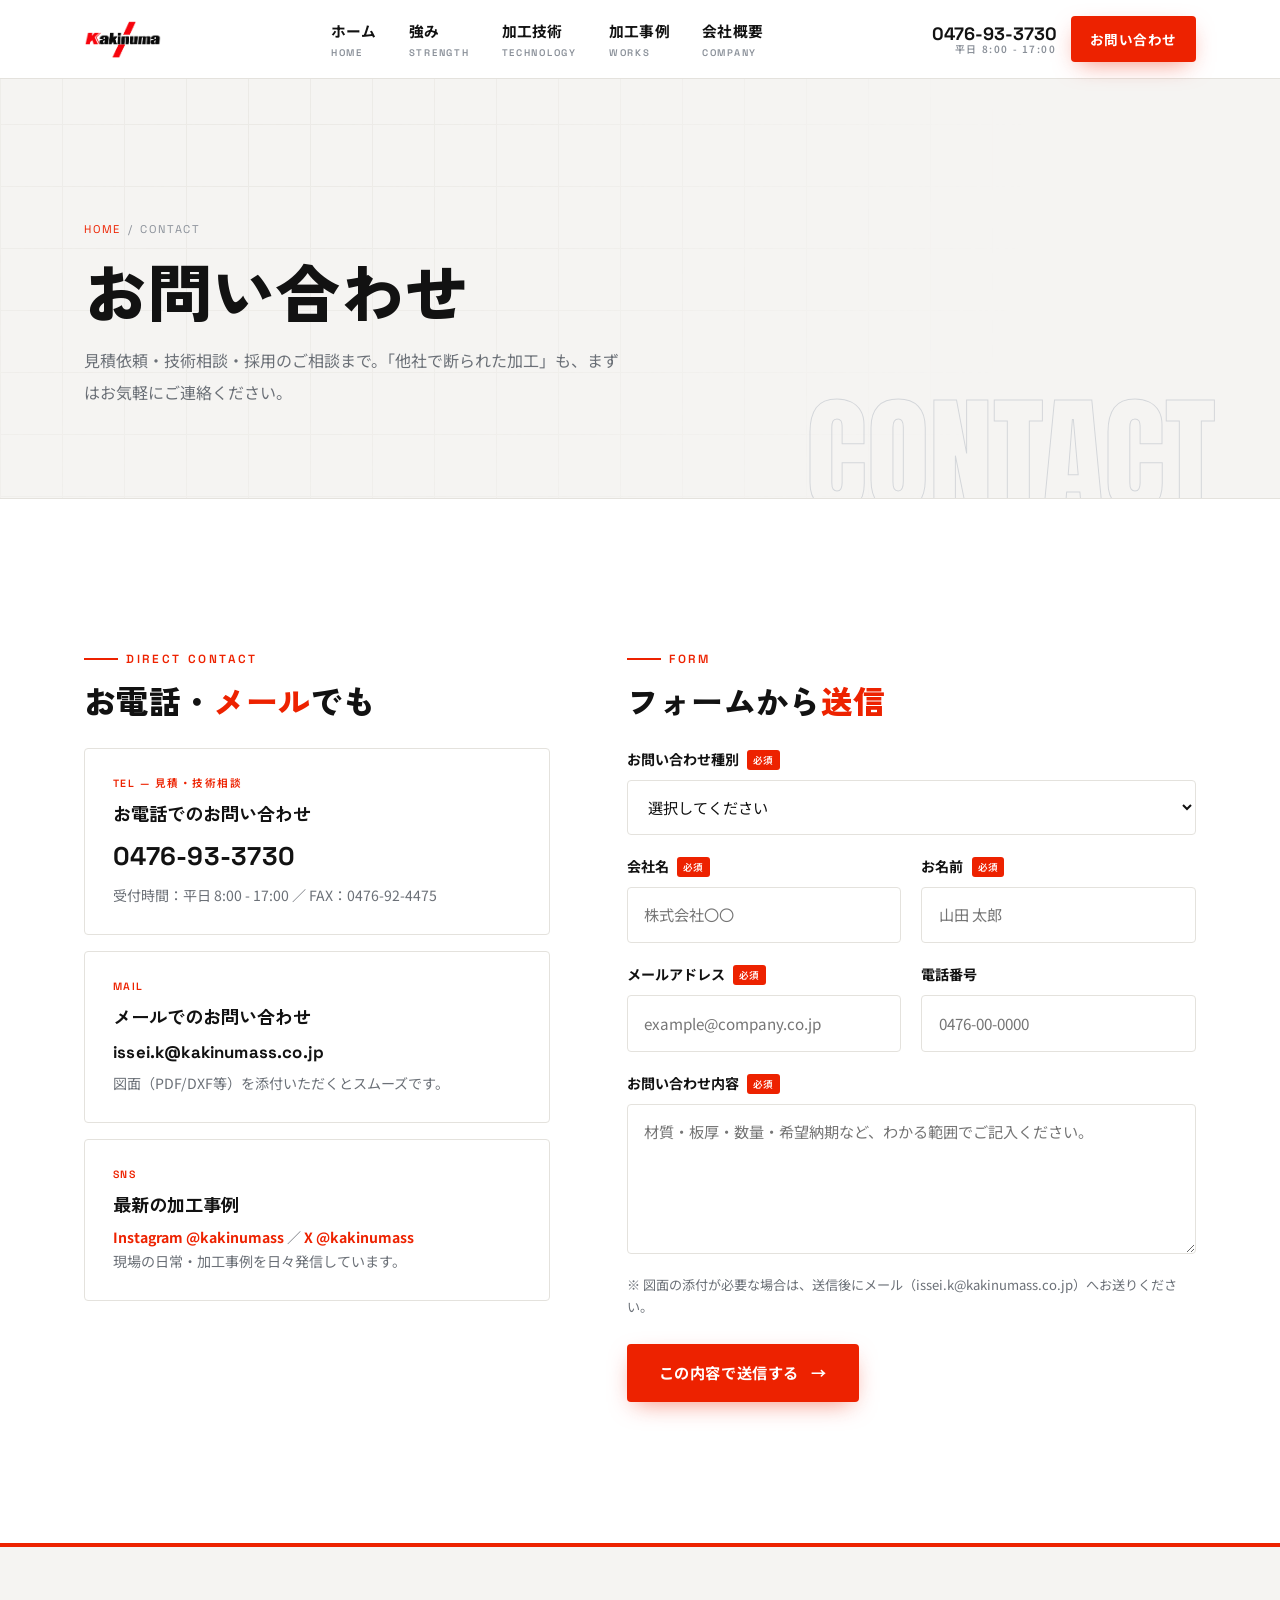
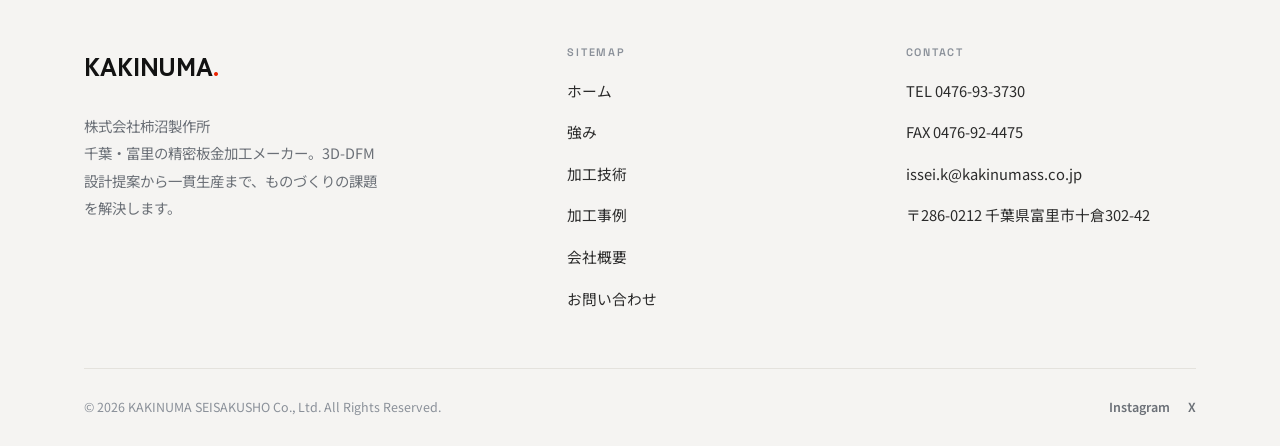
<file: contact.html>
<!DOCTYPE html>
<html lang="ja">
<head>
<meta charset="UTF-8">
<meta name="viewport" content="width=device-width, initial-scale=1.0">
<title>お問い合わせ・見積依頼 | 株式会社柿沼製作所</title>
<meta name="description" content="株式会社柿沼製作所へのお問い合わせ・見積依頼・採用相談。お電話・メール・フォームよりお気軽にご連絡ください。図面をいただければ、設計段階からご提案します。">
<meta property="og:title" content="お問い合わせ・見積依頼 | 株式会社柿沼製作所">
<meta property="og:description" content="見積・技術相談・採用。お気軽にご連絡ください。">
<meta name="theme-color" content="#ffffff">
<link rel="icon" href="assets/img/logo.png">
<link rel="preconnect" href="https://fonts.googleapis.com">
<link rel="preconnect" href="https://fonts.gstatic.com" crossorigin>
<link href="https://fonts.googleapis.com/css2?family=Anton&family=Noto+Sans+JP:wght@400;500;700;900&family=Space+Grotesk:wght@500;600;700&family=Zen+Kaku+Gothic+New:wght@700;900&display=swap" rel="stylesheet">
<link rel="stylesheet" href="assets/style.css">
<script type="application/ld+json">{"@context":"https://schema.org","@type":"WebPage","name":"お問い合わせ | 株式会社柿沼製作所","url":"https://three-t-ltd.github.io/kakinumass/contact.html"}</script>
</head>
<body>
<div class="scroll-progress"></div>

<header class="site-header">
  <div class="container header-inner">
    <a href="index.html" class="logo"><img src="assets/img/logo.png" alt="株式会社柿沼製作所"></a>
    <nav class="main-nav">
      <ul>
        <li><a href="index.html">ホーム<span class="en">Home</span></a></li>
        <li><a href="strengths.html">強み<span class="en">Strength</span></a></li>
        <li><a href="services.html">加工技術<span class="en">Technology</span></a></li>
        <li><a href="works.html">加工事例<span class="en">Works</span></a></li>
        <li><a href="company.html">会社概要<span class="en">Company</span></a></li>
      </ul>
    </nav>
    <div class="header-cta">
      <div class="header-tel"><span class="num">0476-93-3730</span><span class="lbl">平日 8:00 - 17:00</span></div>
      <a href="contact.html" class="btn btn-primary"><span>お問い合わせ</span></a>
    </div>
    <button class="nav-toggle" aria-label="メニュー"><span></span><span></span><span></span></button>
  </div>
</header>

<section class="page-hero">
  <div class="hero-grid"></div>
  <div class="container">
    <div class="crumb"><a href="index.html">HOME</a><span>/</span><span>CONTACT</span></div>
    <h1>お問い合わせ</h1>
    <p>見積依頼・技術相談・採用のご相談まで。「他社で断られた加工」も、まずはお気軽にご連絡ください。</p>
  </div>
  <div class="en">CONTACT</div>
</section>

<section class="section">
  <div class="container">
    <div class="contact-grid">

      <!-- ROUTES -->
      <div class="reveal">
        <span class="eyebrow">Direct Contact</span>
        <h2 class="sec-title" style="font-size:clamp(1.5rem,3vw,2rem)">お電話・<span class="accent">メール</span>でも</h2>
        <div class="contact-routes" style="margin-top:28px">
          <div class="route">
            <div class="k">TEL — 見積・技術相談</div>
            <h3>お電話でのお問い合わせ</h3>
            <a href="tel:0476933730" class="big">0476-93-3730</a>
            <p>受付時間：平日 8:00 - 17:00 ／ FAX：0476-92-4475</p>
          </div>
          <div class="route">
            <div class="k">MAIL</div>
            <h3>メールでのお問い合わせ</h3>
            <a href="mailto:issei.k@kakinumass.co.jp" class="big" style="font-size:1.05rem">issei.k@kakinumass.co.jp</a>
            <p>図面（PDF/DXF等）を添付いただくとスムーズです。</p>
          </div>
          <div class="route">
            <div class="k">SNS</div>
            <h3>最新の加工事例</h3>
            <p style="margin-top:.2em"><a href="https://www.instagram.com/kakinumass/" target="_blank" rel="noopener" style="color:var(--red);font-weight:700">Instagram @kakinumass</a> ／ <a href="https://x.com/kakinumass" target="_blank" rel="noopener" style="color:var(--red);font-weight:700">X @kakinumass</a><br>現場の日常・加工事例を日々発信しています。</p>
          </div>
        </div>
      </div>

      <!-- FORM -->
      <div class="reveal d2">
        <span class="eyebrow">Form</span>
        <h2 class="sec-title" style="font-size:clamp(1.5rem,3vw,2rem)">フォームから<span class="accent">送信</span></h2>
        <form class="form" style="margin-top:28px">
          <div class="row">
            <label>お問い合わせ種別 <span class="req">必須</span></label>
            <select required>
              <option value="">選択してください</option>
              <option>見積依頼</option>
              <option>技術相談・加工の可否</option>
              <option>採用について</option>
              <option>その他</option>
            </select>
          </div>
          <div class="row two">
            <div class="row"><label>会社名 <span class="req">必須</span></label><input type="text" required placeholder="株式会社〇〇"></div>
            <div class="row"><label>お名前 <span class="req">必須</span></label><input type="text" required placeholder="山田 太郎"></div>
          </div>
          <div class="row two">
            <div class="row"><label>メールアドレス <span class="req">必須</span></label><input type="email" required placeholder="example@company.co.jp"></div>
            <div class="row"><label>電話番号</label><input type="tel" placeholder="0476-00-0000"></div>
          </div>
          <div class="row">
            <label>お問い合わせ内容 <span class="req">必須</span></label>
            <textarea required placeholder="材質・板厚・数量・希望納期など、わかる範囲でご記入ください。"></textarea>
          </div>
          <p class="note">※ 図面の添付が必要な場合は、送信後にメール（issei.k@kakinumass.co.jp）へお送りください。</p>
          <button type="submit" class="btn btn-primary submit"><span>この内容で送信する</span><span class="arr">→</span></button>
        </form>
      </div>

    </div>
  </div>
</section>

<footer class="site-footer">
  <div class="container">
    <div class="footer-top">
      <div class="footer-brand"><div class="logo-f">KAKINUMA<span class="accent">.</span></div><p>株式会社柿沼製作所<br>千葉・富里の精密板金加工メーカー。3D-DFM設計提案から一貫生産まで、ものづくりの課題を解決します。</p></div>
      <div class="footer-col"><h4>Sitemap</h4><ul>
        <li><a href="index.html">ホーム</a></li><li><a href="strengths.html">強み</a></li><li><a href="services.html">加工技術</a></li><li><a href="works.html">加工事例</a></li><li><a href="company.html">会社概要</a></li><li><a href="contact.html">お問い合わせ</a></li>
      </ul></div>
      <div class="footer-col"><h4>Contact</h4><ul>
        <li><a href="tel:0476933730">TEL 0476-93-3730</a></li><li><a href="#">FAX 0476-92-4475</a></li><li><a href="mailto:issei.k@kakinumass.co.jp">issei.k@kakinumass.co.jp</a></li><li><a href="company.html">〒286-0212 千葉県富里市十倉302-42</a></li>
      </ul></div>
    </div>
    <div class="footer-bottom">
      <span>© <span data-year>2026</span> KAKINUMA SEISAKUSHO Co., Ltd. All Rights Reserved.</span>
      <div class="sns"><a href="https://www.instagram.com/kakinumass/" target="_blank" rel="noopener">Instagram</a><a href="https://x.com/kakinumass" target="_blank" rel="noopener">X</a></div>
    </div>
  </div>
</footer>
<script src="assets/script.js"></script>
</body>
</html>
</file>
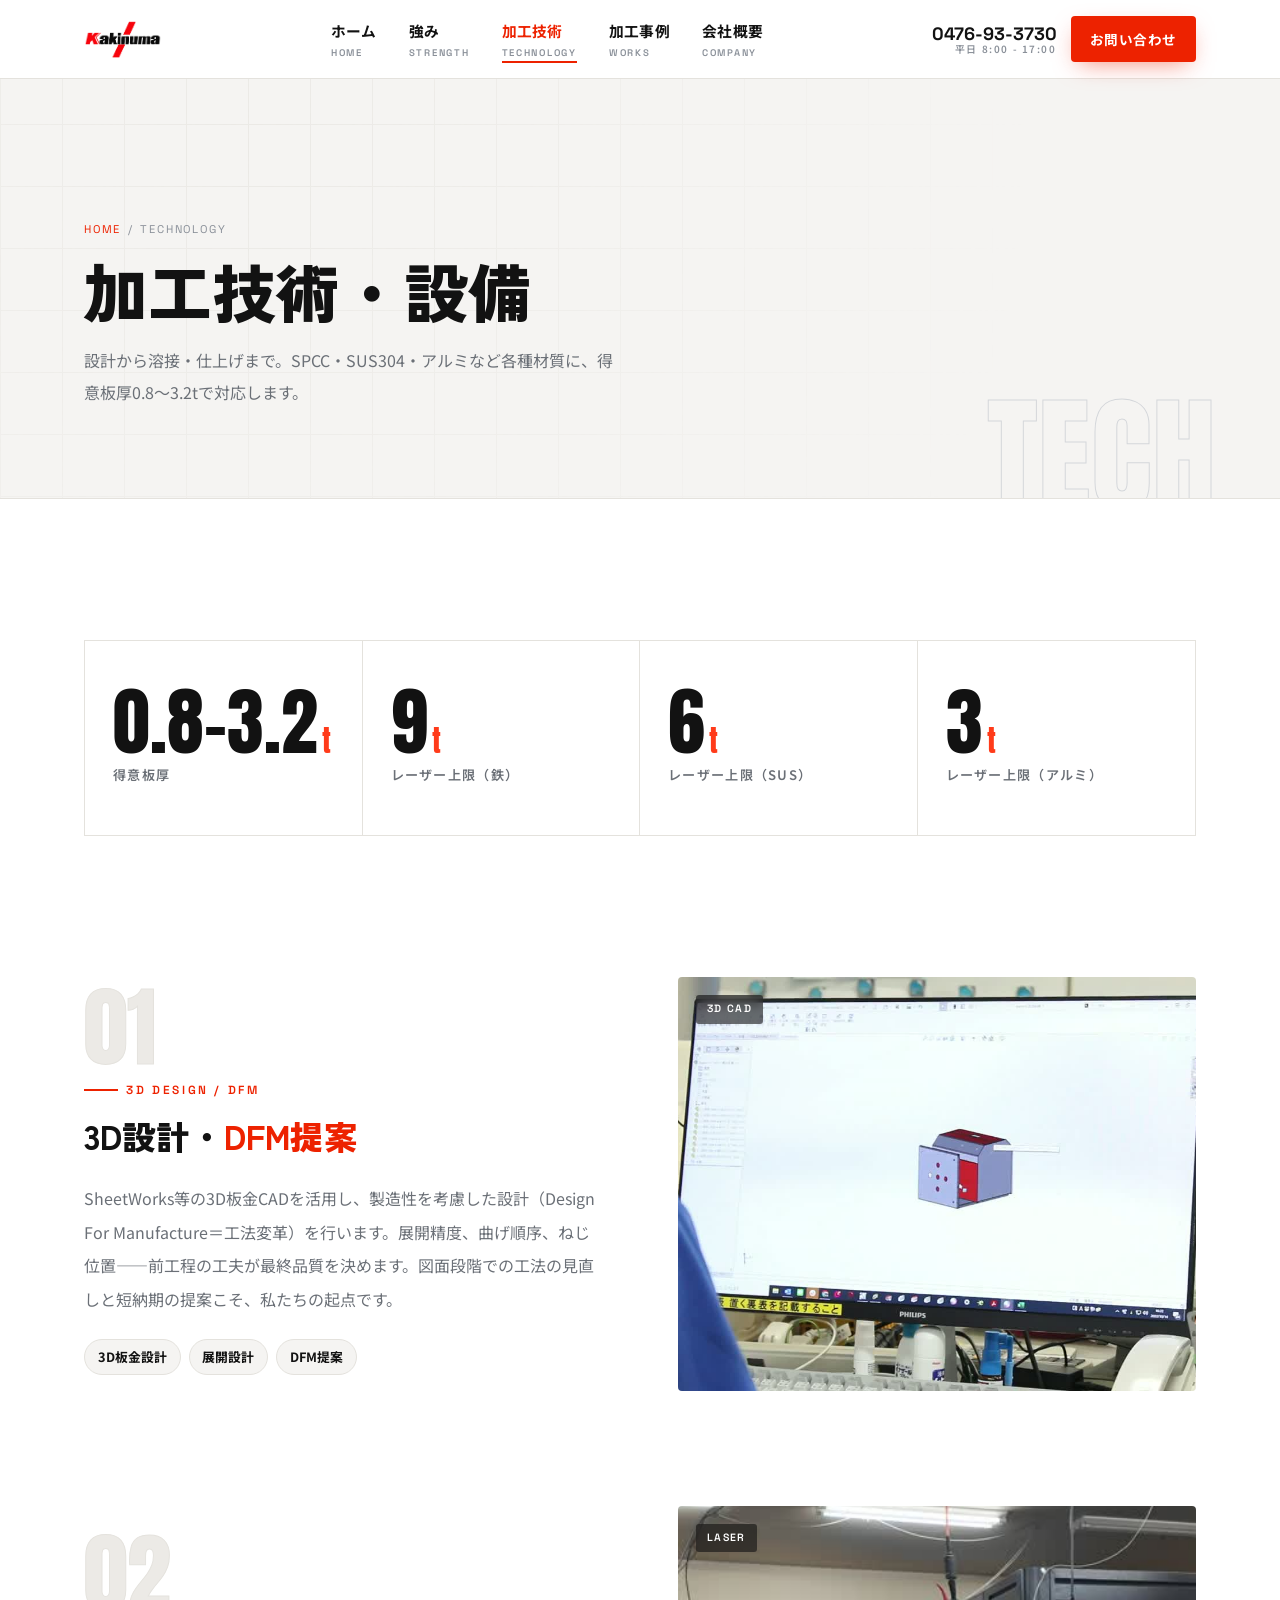
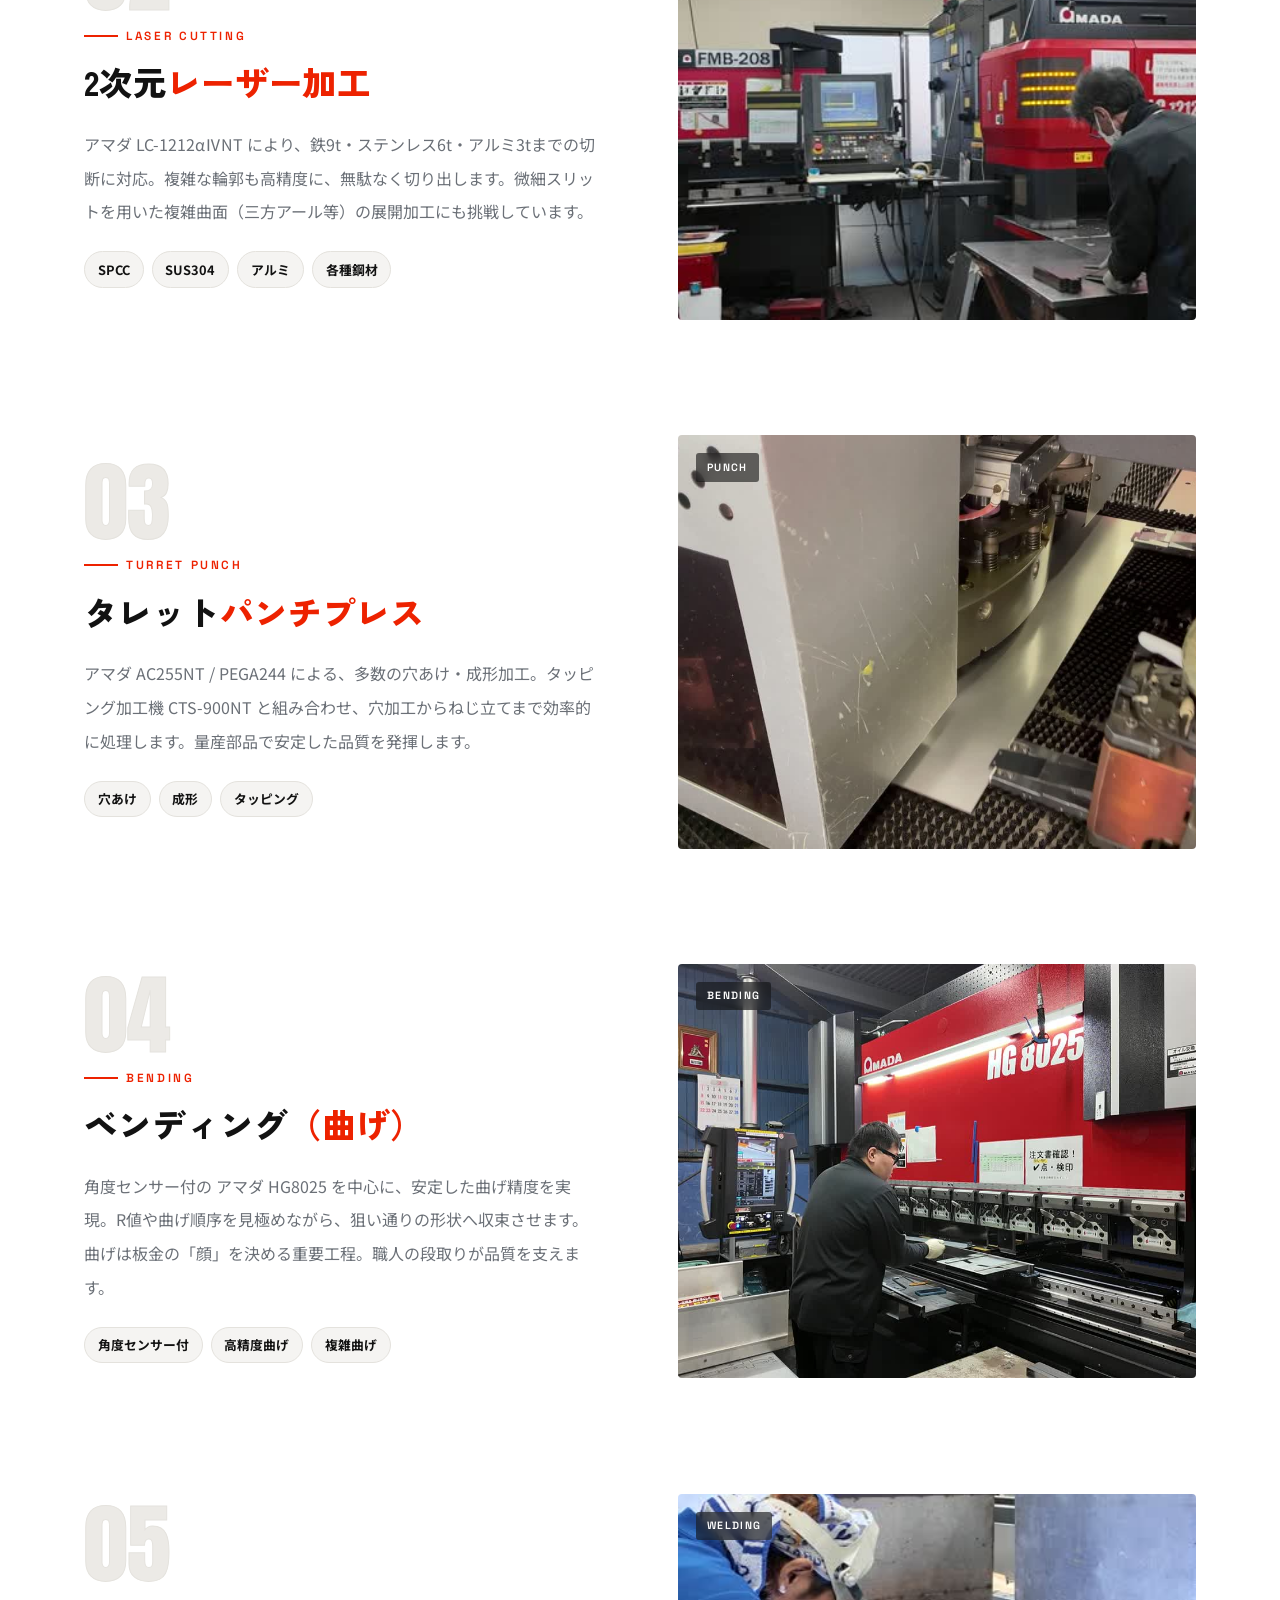
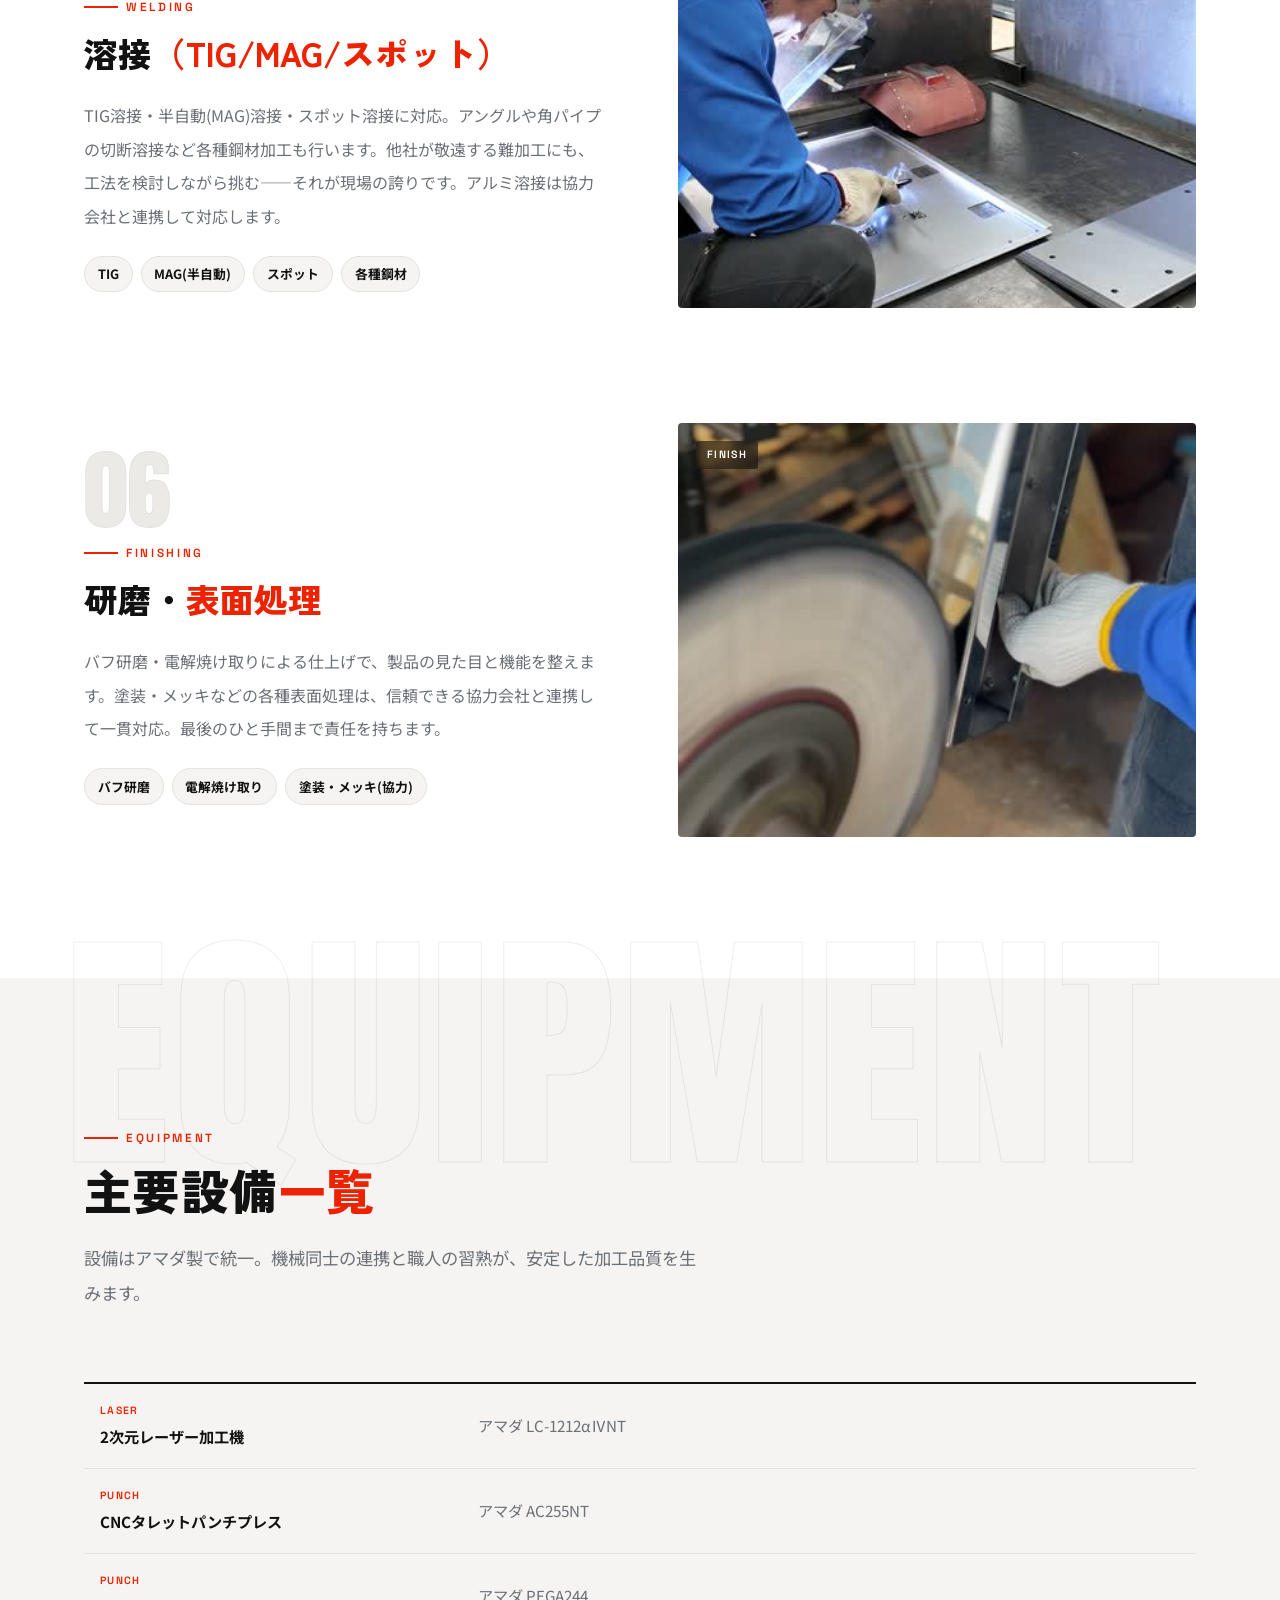
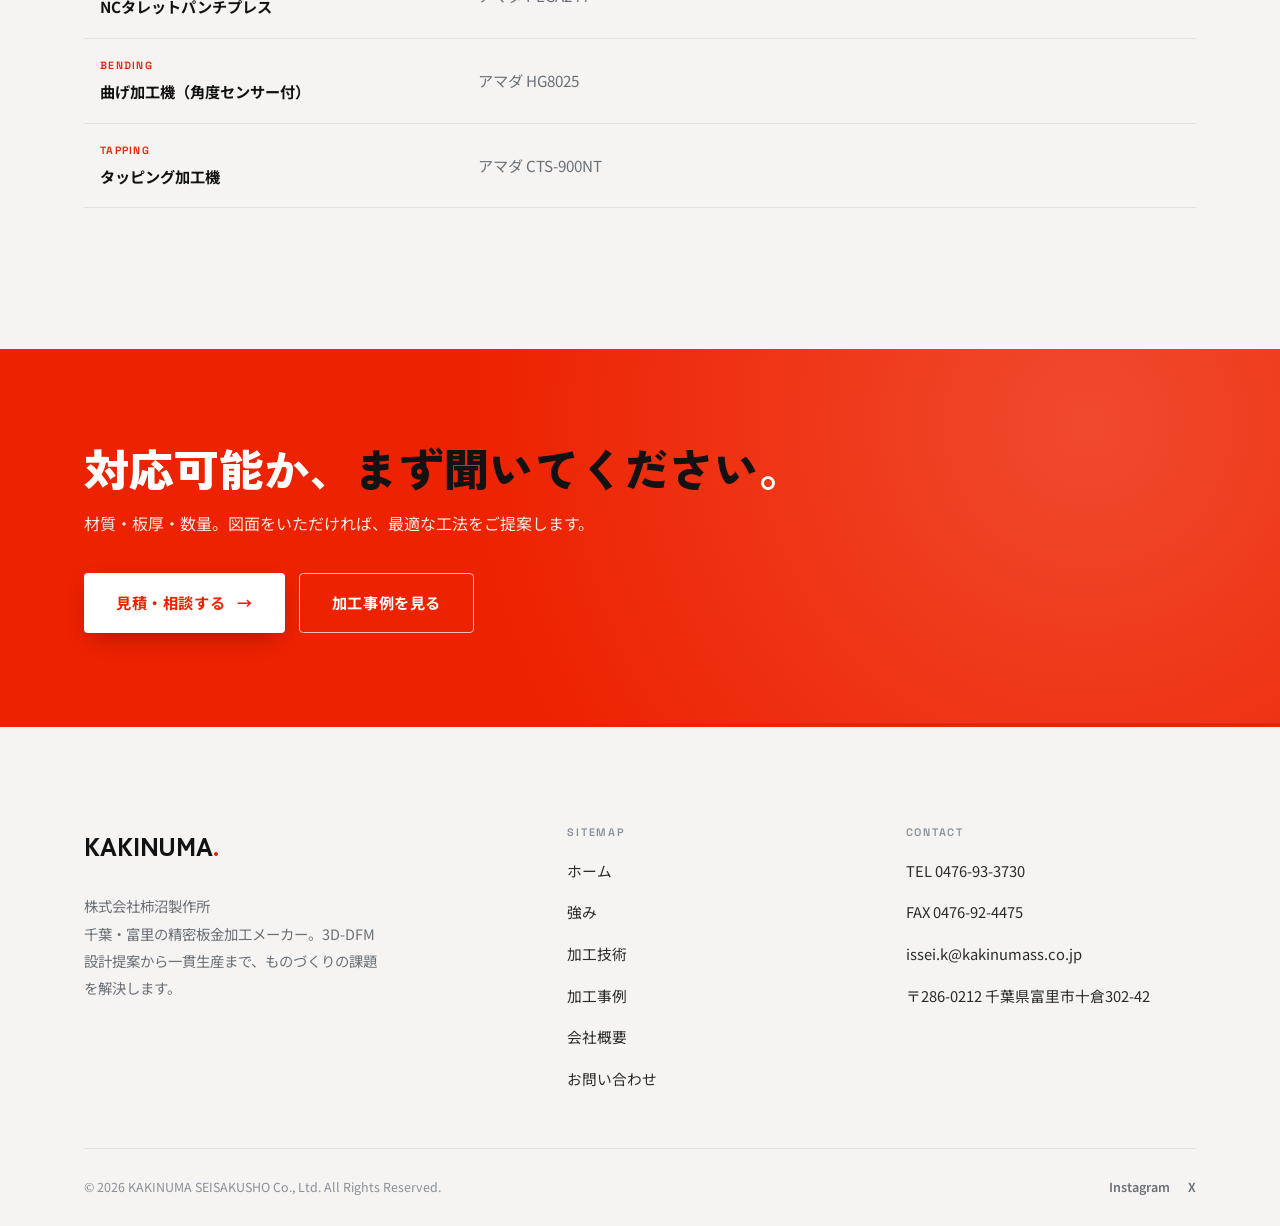
<file: services.html>
<!DOCTYPE html>
<html lang="ja">
<head>
<meta charset="UTF-8">
<meta name="viewport" content="width=device-width, initial-scale=1.0">
<title>加工技術・設備 | 株式会社柿沼製作所 — 精密板金加工</title>
<meta name="description" content="柿沼製作所の加工技術と設備一覧。3D設計、2次元レーザー加工、タレットパンチプレス、ベンディング、TIG/MAG/スポット溶接、研磨・表面処理。アマダ製設備で精密板金加工に対応します。">
<meta property="og:title" content="加工技術・設備 | 株式会社柿沼製作所">
<meta property="og:description" content="設計から溶接・仕上げまで。アマダ製設備で対応する精密板金加工。">
<meta name="theme-color" content="#ffffff">
<link rel="icon" href="assets/img/logo.png">
<link rel="preconnect" href="https://fonts.googleapis.com">
<link rel="preconnect" href="https://fonts.gstatic.com" crossorigin>
<link href="https://fonts.googleapis.com/css2?family=Anton&family=Noto+Sans+JP:wght@400;500;700;900&family=Space+Grotesk:wght@500;600;700&family=Zen+Kaku+Gothic+New:wght@700;900&display=swap" rel="stylesheet">
<link rel="stylesheet" href="assets/style.css">
<script type="application/ld+json">{"@context":"https://schema.org","@type":"WebPage","name":"加工技術・設備 | 株式会社柿沼製作所","url":"https://three-t-ltd.github.io/kakinumass/services.html"}</script>
</head>
<body>
<div class="scroll-progress"></div>

<header class="site-header">
  <div class="container header-inner">
    <a href="index.html" class="logo"><img src="assets/img/logo.png" alt="株式会社柿沼製作所"></a>
    <nav class="main-nav">
      <ul>
        <li><a href="index.html">ホーム<span class="en">Home</span></a></li>
        <li><a href="strengths.html">強み<span class="en">Strength</span></a></li>
        <li class="current"><a href="services.html">加工技術<span class="en">Technology</span></a></li>
        <li><a href="works.html">加工事例<span class="en">Works</span></a></li>
        <li><a href="company.html">会社概要<span class="en">Company</span></a></li>
      </ul>
    </nav>
    <div class="header-cta">
      <div class="header-tel"><span class="num">0476-93-3730</span><span class="lbl">平日 8:00 - 17:00</span></div>
      <a href="contact.html" class="btn btn-primary"><span>お問い合わせ</span></a>
    </div>
    <button class="nav-toggle" aria-label="メニュー"><span></span><span></span><span></span></button>
  </div>
</header>

<section class="page-hero">
  <div class="hero-grid"></div>
  <div class="container">
    <div class="crumb"><a href="index.html">HOME</a><span>/</span><span>TECHNOLOGY</span></div>
    <h1>加工技術・設備</h1>
    <p>設計から溶接・仕上げまで。SPCC・SUS304・アルミなど各種材質に、得意板厚0.8〜3.2tで対応します。</p>
  </div>
  <div class="en">TECH</div>
</section>

<!-- SPEC STRIP -->
<section class="section" style="padding-bottom:0">
  <div class="container">
    <div class="stats reveal" style="border-color:var(--line)">
      <div class="stat" style="border-color:var(--line)"><div class="n" style="color:var(--ink)">0.8-3.2<span class="u">t</span></div><div class="l" style="color:var(--muted)">得意板厚</div></div>
      <div class="stat" style="border-color:var(--line)"><div class="n" style="color:var(--ink)">9<span class="u">t</span></div><div class="l" style="color:var(--muted)">レーザー上限（鉄）</div></div>
      <div class="stat" style="border-color:var(--line)"><div class="n" style="color:var(--ink)">6<span class="u">t</span></div><div class="l" style="color:var(--muted)">レーザー上限（SUS）</div></div>
      <div class="stat" style="border-color:var(--line)"><div class="n" style="color:var(--ink)">3<span class="u">t</span></div><div class="l" style="color:var(--muted)">レーザー上限（アルミ）</div></div>
    </div>
  </div>
</section>

<!-- TECH DETAIL -->
<section class="section">
  <div class="container">

    <div class="detail-block">
      <div class="detail-text reveal">
        <div class="detail-no">01</div>
        <span class="eyebrow">3D Design / DFM</span>
        <h3>3D設計・<span class="accent">DFM提案</span></h3>
        <p>SheetWorks等の3D板金CADを活用し、製造性を考慮した設計（Design For Manufacture＝工法変革）を行います。展開精度、曲げ順序、ねじ位置——前工程の工夫が最終品質を決めます。図面段階での工法の見直しと短納期の提案こそ、私たちの起点です。</p>
        <div class="chip-row"><span class="chip">3D板金設計</span><span class="chip">展開設計</span><span class="chip">DFM提案</span></div>
      </div>
      <div class="detail-visual reveal d2"><span class="corner">3D CAD</span><video class="dv-media" autoplay muted loop playsinline preload="metadata" poster="assets/img/poster-dfm.jpg"><source src="assets/video/dfm.mp4" type="video/mp4"></video></div>
    </div>

    <div class="detail-block">
      <div class="detail-text reveal">
        <div class="detail-no">02</div>
        <span class="eyebrow">Laser Cutting</span>
        <h3>2次元<span class="accent">レーザー加工</span></h3>
        <p>アマダ LC-1212αⅣNT により、鉄9t・ステンレス6t・アルミ3tまでの切断に対応。複雑な輪郭も高精度に、無駄なく切り出します。微細スリットを用いた複雑曲面（三方アール等）の展開加工にも挑戦しています。</p>
        <div class="chip-row"><span class="chip">SPCC</span><span class="chip">SUS304</span><span class="chip">アルミ</span><span class="chip">各種鋼材</span></div>
      </div>
      <div class="detail-visual reveal d2"><span class="corner">LASER</span><video class="dv-media" autoplay muted loop playsinline preload="metadata" poster="assets/img/poster-laser.jpg"><source src="assets/video/laser.mp4" type="video/mp4"></video></div>
    </div>

    <div class="detail-block">
      <div class="detail-text reveal">
        <div class="detail-no">03</div>
        <span class="eyebrow">Turret Punch</span>
        <h3>タレット<span class="accent">パンチプレス</span></h3>
        <p>アマダ AC255NT / PEGA244 による、多数の穴あけ・成形加工。タッピング加工機 CTS-900NT と組み合わせ、穴加工からねじ立てまで効率的に処理します。量産部品で安定した品質を発揮します。</p>
        <div class="chip-row"><span class="chip">穴あけ</span><span class="chip">成形</span><span class="chip">タッピング</span></div>
      </div>
      <div class="detail-visual reveal d2"><span class="corner">PUNCH</span><video class="dv-media" autoplay muted loop playsinline preload="metadata" poster="assets/img/poster-punch.jpg"><source src="assets/video/punch.mp4" type="video/mp4"></video></div>
    </div>

    <div class="detail-block">
      <div class="detail-text reveal">
        <div class="detail-no">04</div>
        <span class="eyebrow">Bending</span>
        <h3>ベンディング<span class="accent">（曲げ）</span></h3>
        <p>角度センサー付の アマダ HG8025 を中心に、安定した曲げ精度を実現。R値や曲げ順序を見極めながら、狙い通りの形状へ収束させます。曲げは板金の「顔」を決める重要工程。職人の段取りが品質を支えます。</p>
        <div class="chip-row"><span class="chip">角度センサー付</span><span class="chip">高精度曲げ</span><span class="chip">複雑曲げ</span></div>
      </div>
      <div class="detail-visual reveal d2"><span class="corner">BENDING</span><video class="dv-media" autoplay muted loop playsinline preload="metadata" poster="assets/img/poster-bending.jpg"><source src="assets/video/bending.mp4" type="video/mp4"></video></div>
    </div>

    <div class="detail-block">
      <div class="detail-text reveal">
        <div class="detail-no">05</div>
        <span class="eyebrow">Welding</span>
        <h3>溶接<span class="accent">（TIG/MAG/スポット）</span></h3>
        <p>TIG溶接・半自動(MAG)溶接・スポット溶接に対応。アングルや角パイプの切断溶接など各種鋼材加工も行います。他社が敬遠する難加工にも、工法を検討しながら挑む——それが現場の誇りです。アルミ溶接は協力会社と連携して対応します。</p>
        <div class="chip-row"><span class="chip">TIG</span><span class="chip">MAG(半自動)</span><span class="chip">スポット</span><span class="chip">各種鋼材</span></div>
      </div>
      <div class="detail-visual reveal d2"><span class="corner">WELDING</span><video class="dv-media" autoplay muted loop playsinline preload="metadata" poster="assets/img/poster-welding.jpg"><source src="assets/video/welding.mp4" type="video/mp4"></video></div>
    </div>

    <div class="detail-block">
      <div class="detail-text reveal">
        <div class="detail-no">06</div>
        <span class="eyebrow">Finishing</span>
        <h3>研磨・<span class="accent">表面処理</span></h3>
        <p>バフ研磨・電解焼け取りによる仕上げで、製品の見た目と機能を整えます。塗装・メッキなどの各種表面処理は、信頼できる協力会社と連携して一貫対応。最後のひと手間まで責任を持ちます。</p>
        <div class="chip-row"><span class="chip">バフ研磨</span><span class="chip">電解焼け取り</span><span class="chip">塗装・メッキ(協力)</span></div>
      </div>
      <div class="detail-visual reveal d2"><span class="corner">FINISH</span><video class="dv-media" autoplay muted loop playsinline preload="metadata" poster="assets/img/poster-finishing.jpg"><source src="assets/video/finishing.mp4" type="video/mp4"></video></div>
    </div>

  </div>
</section>

<!-- EQUIPMENT TABLE -->
<section class="section section--paper">
  <div class="watermark">EQUIPMENT</div>
  <div class="container">
    <div class="sec-head reveal">
      <span class="eyebrow">Equipment</span>
      <h2 class="sec-title">主要設備<span class="accent">一覧</span></h2>
      <p class="sec-lead">設備はアマダ製で統一。機械同士の連携と職人の習熟が、安定した加工品質を生みます。</p>
    </div>
    <div class="reveal">
      <table class="equip-table">
        <tr><th><span class="cat">LASER</span>2次元レーザー加工機</th><td>アマダ LC-1212αⅣNT</td></tr>
        <tr><th><span class="cat">PUNCH</span>CNCタレットパンチプレス</th><td>アマダ AC255NT</td></tr>
        <tr><th><span class="cat">PUNCH</span>NCタレットパンチプレス</th><td>アマダ PEGA244</td></tr>
        <tr><th><span class="cat">BENDING</span>曲げ加工機（角度センサー付）</th><td>アマダ HG8025</td></tr>
        <tr><th><span class="cat">TAPPING</span>タッピング加工機</th><td>アマダ CTS-900NT</td></tr>
      </table>
    </div>
  </div>
</section>

<section class="cta-band">
  <div class="container">
    <div class="reveal"><h2>対応可能か、<span class="accent">まず聞いてください</span>。</h2><p class="sub">材質・板厚・数量。図面をいただければ、最適な工法をご提案します。</p></div>
    <div class="cta-actions reveal d2">
      <a href="contact.html" class="btn btn-primary"><span>見積・相談する</span><span class="arr">→</span></a>
      <a href="works.html" class="btn btn-ghost"><span>加工事例を見る</span></a>
    </div>
  </div>
</section>

<footer class="site-footer">
  <div class="container">
    <div class="footer-top">
      <div class="footer-brand"><div class="logo-f">KAKINUMA<span class="accent">.</span></div><p>株式会社柿沼製作所<br>千葉・富里の精密板金加工メーカー。3D-DFM設計提案から一貫生産まで、ものづくりの課題を解決します。</p></div>
      <div class="footer-col"><h4>Sitemap</h4><ul>
        <li><a href="index.html">ホーム</a></li><li><a href="strengths.html">強み</a></li><li><a href="services.html">加工技術</a></li><li><a href="works.html">加工事例</a></li><li><a href="company.html">会社概要</a></li><li><a href="contact.html">お問い合わせ</a></li>
      </ul></div>
      <div class="footer-col"><h4>Contact</h4><ul>
        <li><a href="tel:0476933730">TEL 0476-93-3730</a></li><li><a href="#">FAX 0476-92-4475</a></li><li><a href="mailto:issei.k@kakinumass.co.jp">issei.k@kakinumass.co.jp</a></li><li><a href="company.html">〒286-0212 千葉県富里市十倉302-42</a></li>
      </ul></div>
    </div>
    <div class="footer-bottom">
      <span>© <span data-year>2026</span> KAKINUMA SEISAKUSHO Co., Ltd. All Rights Reserved.</span>
      <div class="sns"><a href="https://www.instagram.com/kakinumass/" target="_blank" rel="noopener">Instagram</a><a href="https://x.com/kakinumass" target="_blank" rel="noopener">X</a></div>
    </div>
  </div>
</footer>
<script src="assets/script.js"></script>
</body>
</html>
</file>
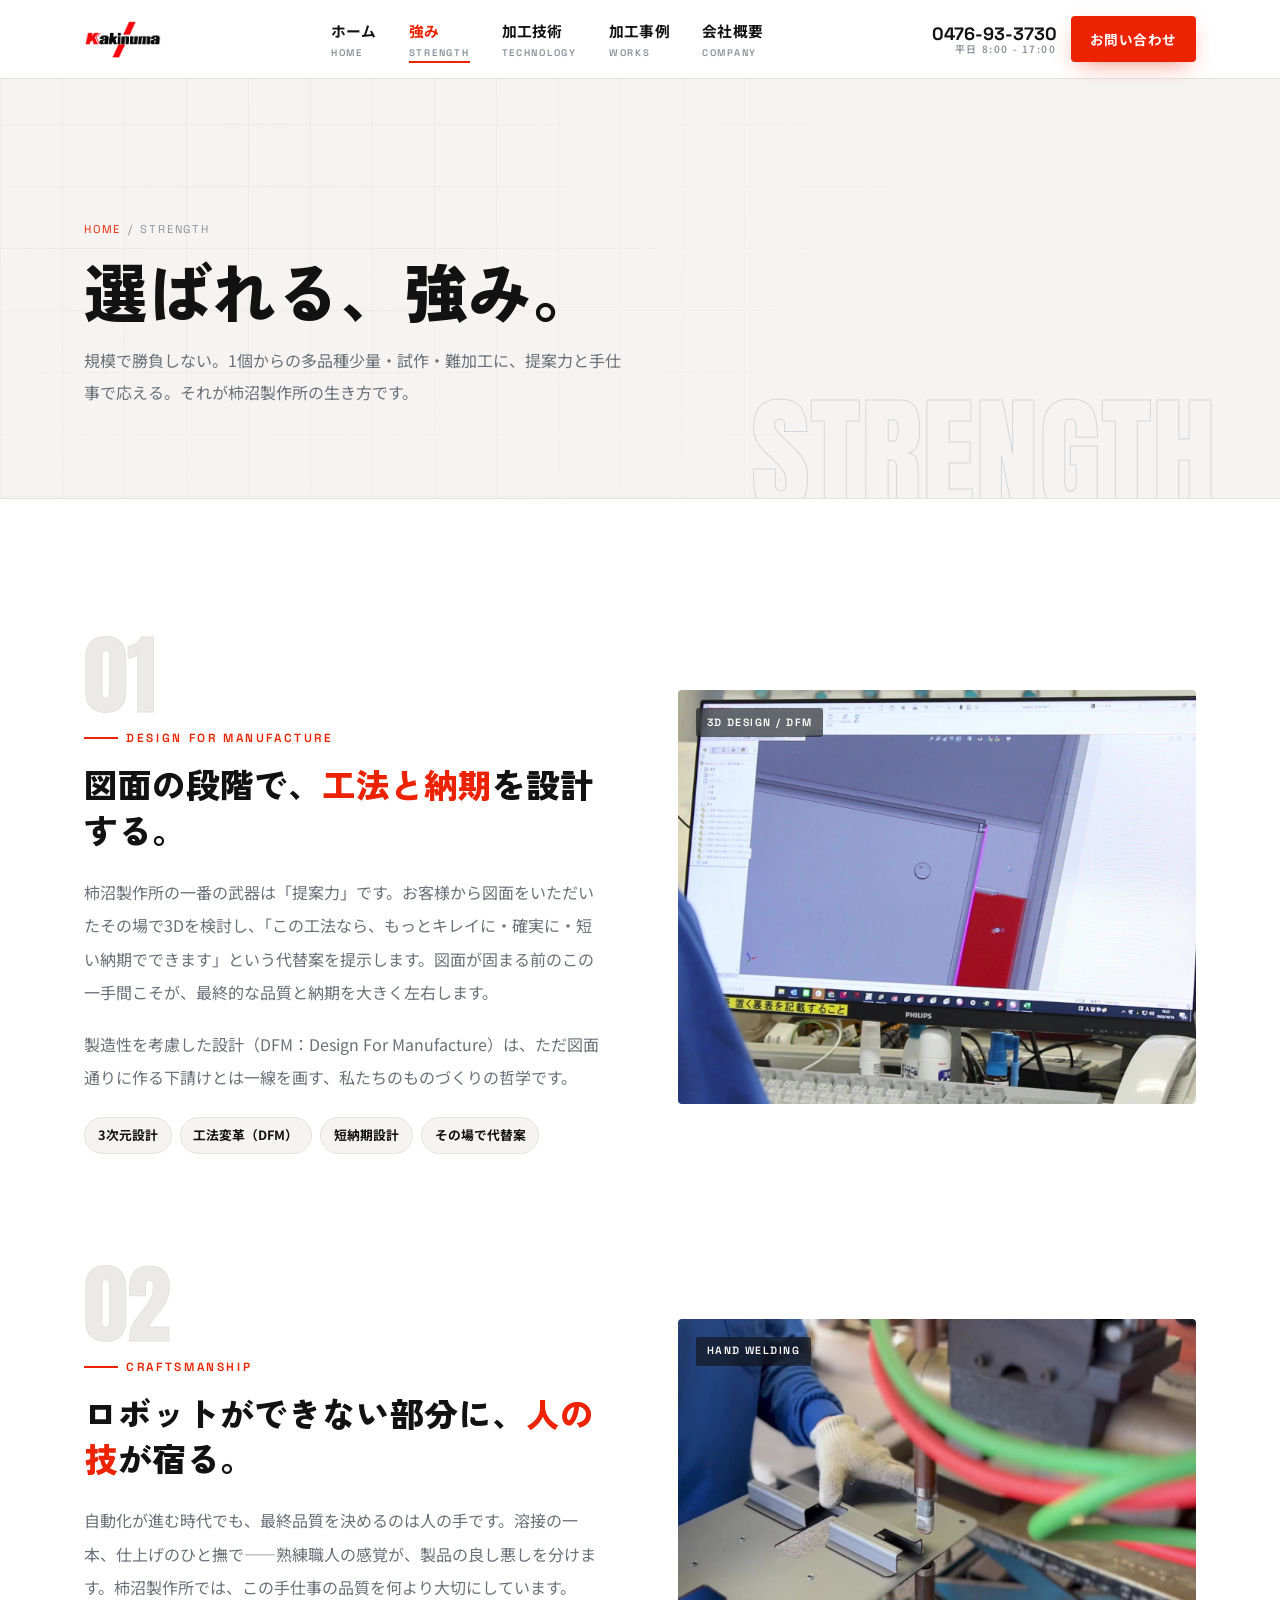
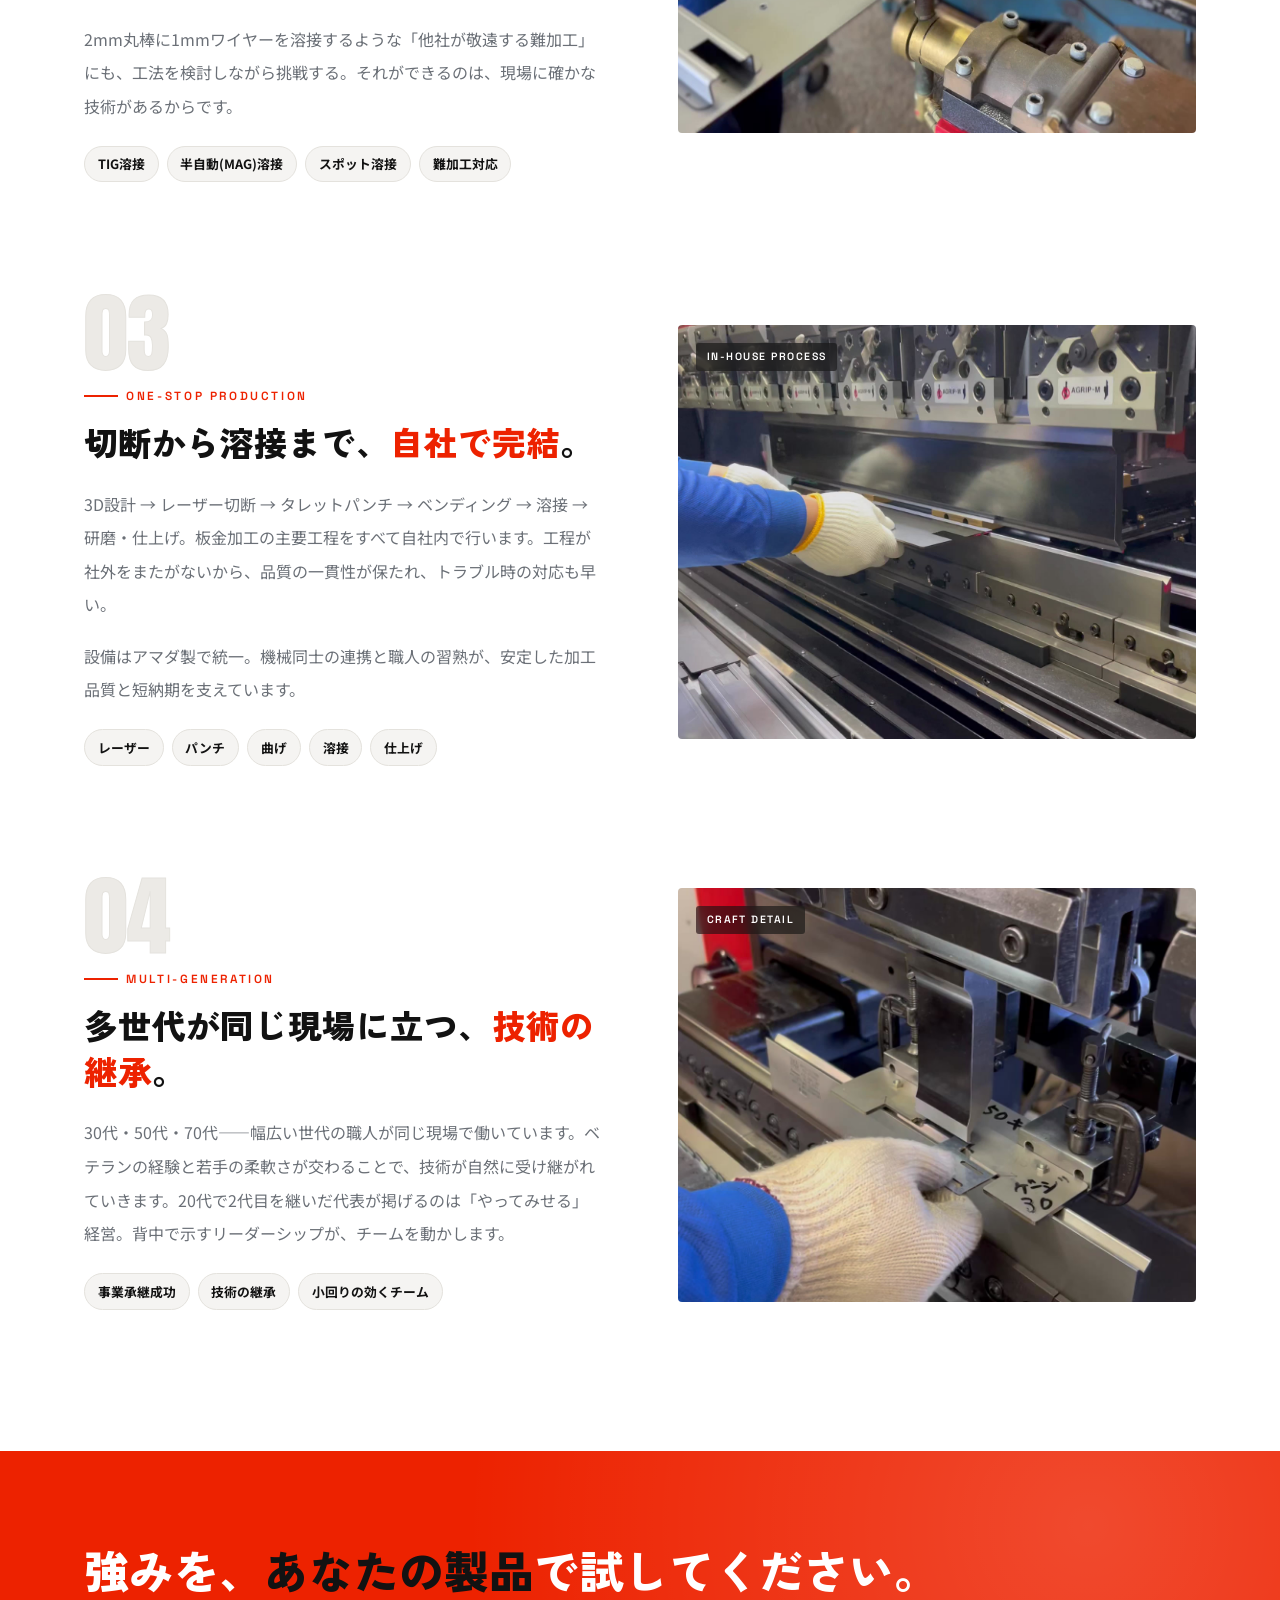
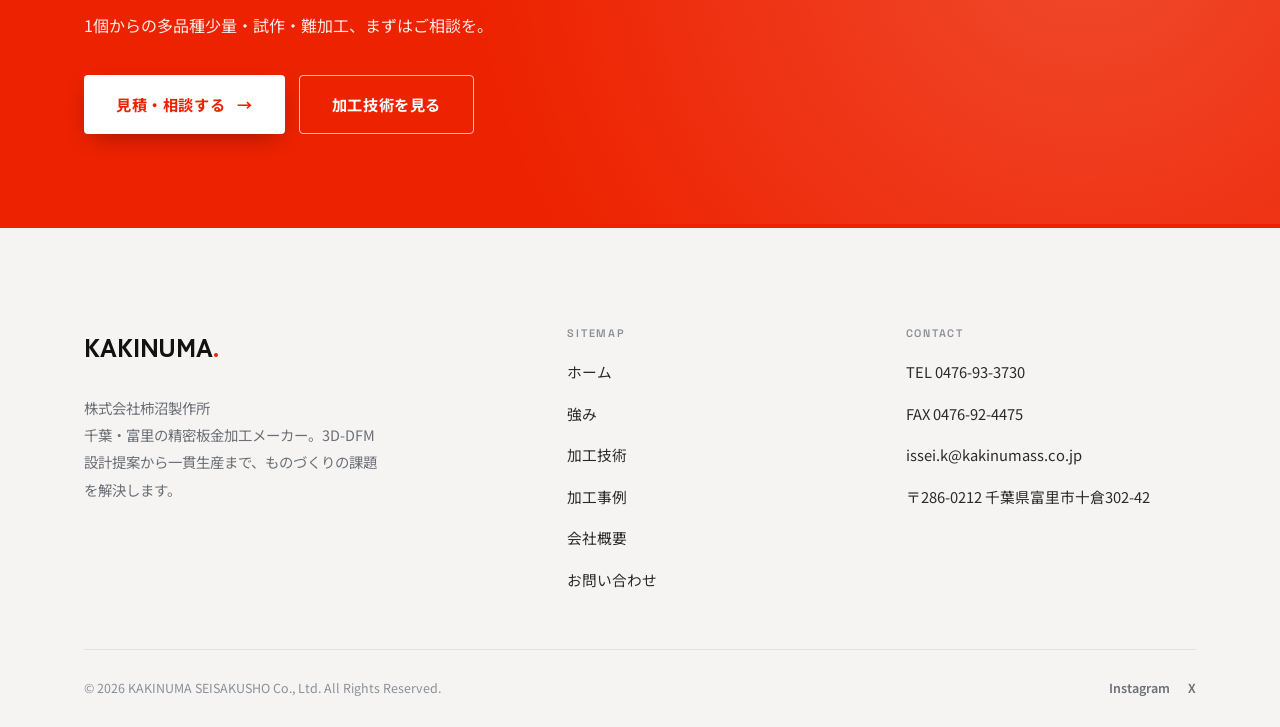
<file: strengths.html>
<!DOCTYPE html>
<html lang="ja">
<head>
<meta charset="UTF-8">
<meta name="viewport" content="width=device-width, initial-scale=1.0">
<title>強み | 株式会社柿沼製作所 — 3D-DFM × 職人技 × 一貫生産</title>
<meta name="description" content="柿沼製作所が選ばれる理由。3D-DFM設計提案力、熟練職人の手仕事、切断から溶接までの一貫生産、多世代体制、難加工への挑戦。価格だけでは測れない価値をご紹介します。">
<meta property="og:title" content="強み | 株式会社柿沼製作所">
<meta property="og:description" content="3D-DFM提案力 × 職人の手仕事 × 一貫生産。">
<meta name="theme-color" content="#ffffff">
<link rel="icon" href="assets/img/logo.png">
<link rel="preconnect" href="https://fonts.googleapis.com">
<link rel="preconnect" href="https://fonts.gstatic.com" crossorigin>
<link href="https://fonts.googleapis.com/css2?family=Anton&family=Noto+Sans+JP:wght@400;500;700;900&family=Space+Grotesk:wght@500;600;700&family=Zen+Kaku+Gothic+New:wght@700;900&display=swap" rel="stylesheet">
<link rel="stylesheet" href="assets/style.css">
<script type="application/ld+json">{"@context":"https://schema.org","@type":"WebPage","name":"強み | 株式会社柿沼製作所","url":"https://three-t-ltd.github.io/kakinumass/strengths.html"}</script>
</head>
<body>
<div class="scroll-progress"></div>

<header class="site-header">
  <div class="container header-inner">
    <a href="index.html" class="logo"><img src="assets/img/logo.png" alt="株式会社柿沼製作所"></a>
    <nav class="main-nav">
      <ul>
        <li><a href="index.html">ホーム<span class="en">Home</span></a></li>
        <li class="current"><a href="strengths.html">強み<span class="en">Strength</span></a></li>
        <li><a href="services.html">加工技術<span class="en">Technology</span></a></li>
        <li><a href="works.html">加工事例<span class="en">Works</span></a></li>
        <li><a href="company.html">会社概要<span class="en">Company</span></a></li>
      </ul>
    </nav>
    <div class="header-cta">
      <div class="header-tel"><span class="num">0476-93-3730</span><span class="lbl">平日 8:00 - 17:00</span></div>
      <a href="contact.html" class="btn btn-primary"><span>お問い合わせ</span></a>
    </div>
    <button class="nav-toggle" aria-label="メニュー"><span></span><span></span><span></span></button>
  </div>
</header>

<section class="page-hero">
  <div class="hero-grid"></div>
  <div class="container">
    <div class="crumb"><a href="index.html">HOME</a><span>/</span><span>STRENGTH</span></div>
    <h1>選ばれる、強み。</h1>
    <p>規模で勝負しない。1個からの多品種少量・試作・難加工に、提案力と手仕事で応える。それが柿沼製作所の生き方です。</p>
  </div>
  <div class="en">STRENGTH</div>
</section>

<section class="section">
  <div class="container">

    <div class="detail-block">
      <div class="detail-text reveal">
        <div class="detail-no">01</div>
        <span class="eyebrow">Design For Manufacture</span>
        <h3>図面の段階で、<span class="accent">工法と納期</span>を設計する。</h3>
        <p>柿沼製作所の一番の武器は「提案力」です。お客様から図面をいただいたその場で3Dを検討し、「この工法なら、もっとキレイに・確実に・短い納期でできます」という代替案を提示します。図面が固まる前のこの一手間こそが、最終的な品質と納期を大きく左右します。</p>
        <p>製造性を考慮した設計（DFM：Design For Manufacture）は、ただ図面通りに作る下請けとは一線を画す、私たちのものづくりの哲学です。</p>
        <div class="chip-row">
          <span class="chip">3次元設計</span><span class="chip">工法変革（DFM）</span><span class="chip">短納期設計</span><span class="chip">その場で代替案</span>
        </div>
      </div>
      <div class="detail-visual reveal d2">
        <span class="corner">3D DESIGN / DFM</span>
        <img src="assets/img/dfm-cad.jpg" alt="3D CADによる板金設計">
      </div>
    </div>

    <div class="detail-block">
      <div class="detail-text reveal">
        <div class="detail-no">02</div>
        <span class="eyebrow">Craftsmanship</span>
        <h3>ロボットができない部分に、<span class="accent">人の技</span>が宿る。</h3>
        <p>自動化が進む時代でも、最終品質を決めるのは人の手です。溶接の一本、仕上げのひと撫で——熟練職人の感覚が、製品の良し悪しを分けます。柿沼製作所では、この手仕事の品質を何より大切にしています。</p>
        <p>2mm丸棒に1mmワイヤーを溶接するような「他社が敬遠する難加工」にも、工法を検討しながら挑戦する。それができるのは、現場に確かな技術があるからです。</p>
        <div class="chip-row">
          <span class="chip">TIG溶接</span><span class="chip">半自動(MAG)溶接</span><span class="chip">スポット溶接</span><span class="chip">難加工対応</span>
        </div>
      </div>
      <div class="detail-visual reveal d2">
        <span class="corner">HAND WELDING</span>
        <img src="assets/img/welding.jpg" alt="手作業による溶接">
      </div>
    </div>

    <div class="detail-block">
      <div class="detail-text reveal">
        <div class="detail-no">03</div>
        <span class="eyebrow">One-Stop Production</span>
        <h3>切断から溶接まで、<span class="accent">自社で完結</span>。</h3>
        <p>3D設計 → レーザー切断 → タレットパンチ → ベンディング → 溶接 → 研磨・仕上げ。板金加工の主要工程をすべて自社内で行います。工程が社外をまたがないから、品質の一貫性が保たれ、トラブル時の対応も早い。</p>
        <p>設備はアマダ製で統一。機械同士の連携と職人の習熟が、安定した加工品質と短納期を支えています。</p>
        <div class="chip-row">
          <span class="chip">レーザー</span><span class="chip">パンチ</span><span class="chip">曲げ</span><span class="chip">溶接</span><span class="chip">仕上げ</span>
        </div>
      </div>
      <div class="detail-visual reveal d2">
        <span class="corner">IN-HOUSE PROCESS</span>
        <img src="assets/img/bending.jpg" alt="ベンディング加工">
      </div>
    </div>

    <div class="detail-block">
      <div class="detail-text reveal">
        <div class="detail-no">04</div>
        <span class="eyebrow">Multi-Generation</span>
        <h3>多世代が同じ現場に立つ、<span class="accent">技術の継承</span>。</h3>
        <p>30代・50代・70代——幅広い世代の職人が同じ現場で働いています。ベテランの経験と若手の柔軟さが交わることで、技術が自然に受け継がれていきます。20代で2代目を継いだ代表が掲げるのは「やってみせる」経営。背中で示すリーダーシップが、チームを動かします。</p>
        <div class="chip-row">
          <span class="chip">事業承継成功</span><span class="chip">技術の継承</span><span class="chip">小回りの効くチーム</span>
        </div>
      </div>
      <div class="detail-visual reveal d2">
        <span class="corner">CRAFT DETAIL</span>
        <img src="assets/img/bending-detail.jpg" alt="曲げ加工の細部">
      </div>
    </div>

  </div>
</section>

<section class="cta-band">
  <div class="container">
    <div class="reveal"><h2>強みを、<span class="accent">あなたの製品</span>で試してください。</h2><p class="sub">1個からの多品種少量・試作・難加工、まずはご相談を。</p></div>
    <div class="cta-actions reveal d2">
      <a href="contact.html" class="btn btn-primary"><span>見積・相談する</span><span class="arr">→</span></a>
      <a href="services.html" class="btn btn-ghost"><span>加工技術を見る</span></a>
    </div>
  </div>
</section>

<footer class="site-footer">
  <div class="container">
    <div class="footer-top">
      <div class="footer-brand">
        <div class="logo-f">KAKINUMA<span class="accent">.</span></div>
        <p>株式会社柿沼製作所<br>千葉・富里の精密板金加工メーカー。3D-DFM設計提案から一貫生産まで、ものづくりの課題を解決します。</p>
      </div>
      <div class="footer-col"><h4>Sitemap</h4><ul>
        <li><a href="index.html">ホーム</a></li><li><a href="strengths.html">強み</a></li><li><a href="services.html">加工技術</a></li><li><a href="works.html">加工事例</a></li><li><a href="company.html">会社概要</a></li><li><a href="contact.html">お問い合わせ</a></li>
      </ul></div>
      <div class="footer-col"><h4>Contact</h4><ul>
        <li><a href="tel:0476933730">TEL 0476-93-3730</a></li><li><a href="#">FAX 0476-92-4475</a></li><li><a href="mailto:issei.k@kakinumass.co.jp">issei.k@kakinumass.co.jp</a></li><li><a href="company.html">〒286-0212 千葉県富里市十倉302-42</a></li>
      </ul></div>
    </div>
    <div class="footer-bottom">
      <span>© <span data-year>2026</span> KAKINUMA SEISAKUSHO Co., Ltd. All Rights Reserved.</span>
      <div class="sns"><a href="https://www.instagram.com/kakinumass/" target="_blank" rel="noopener">Instagram</a><a href="https://x.com/kakinumass" target="_blank" rel="noopener">X</a></div>
    </div>
  </div>
</footer>
<script src="assets/script.js"></script>
</body>
</html>
</file>
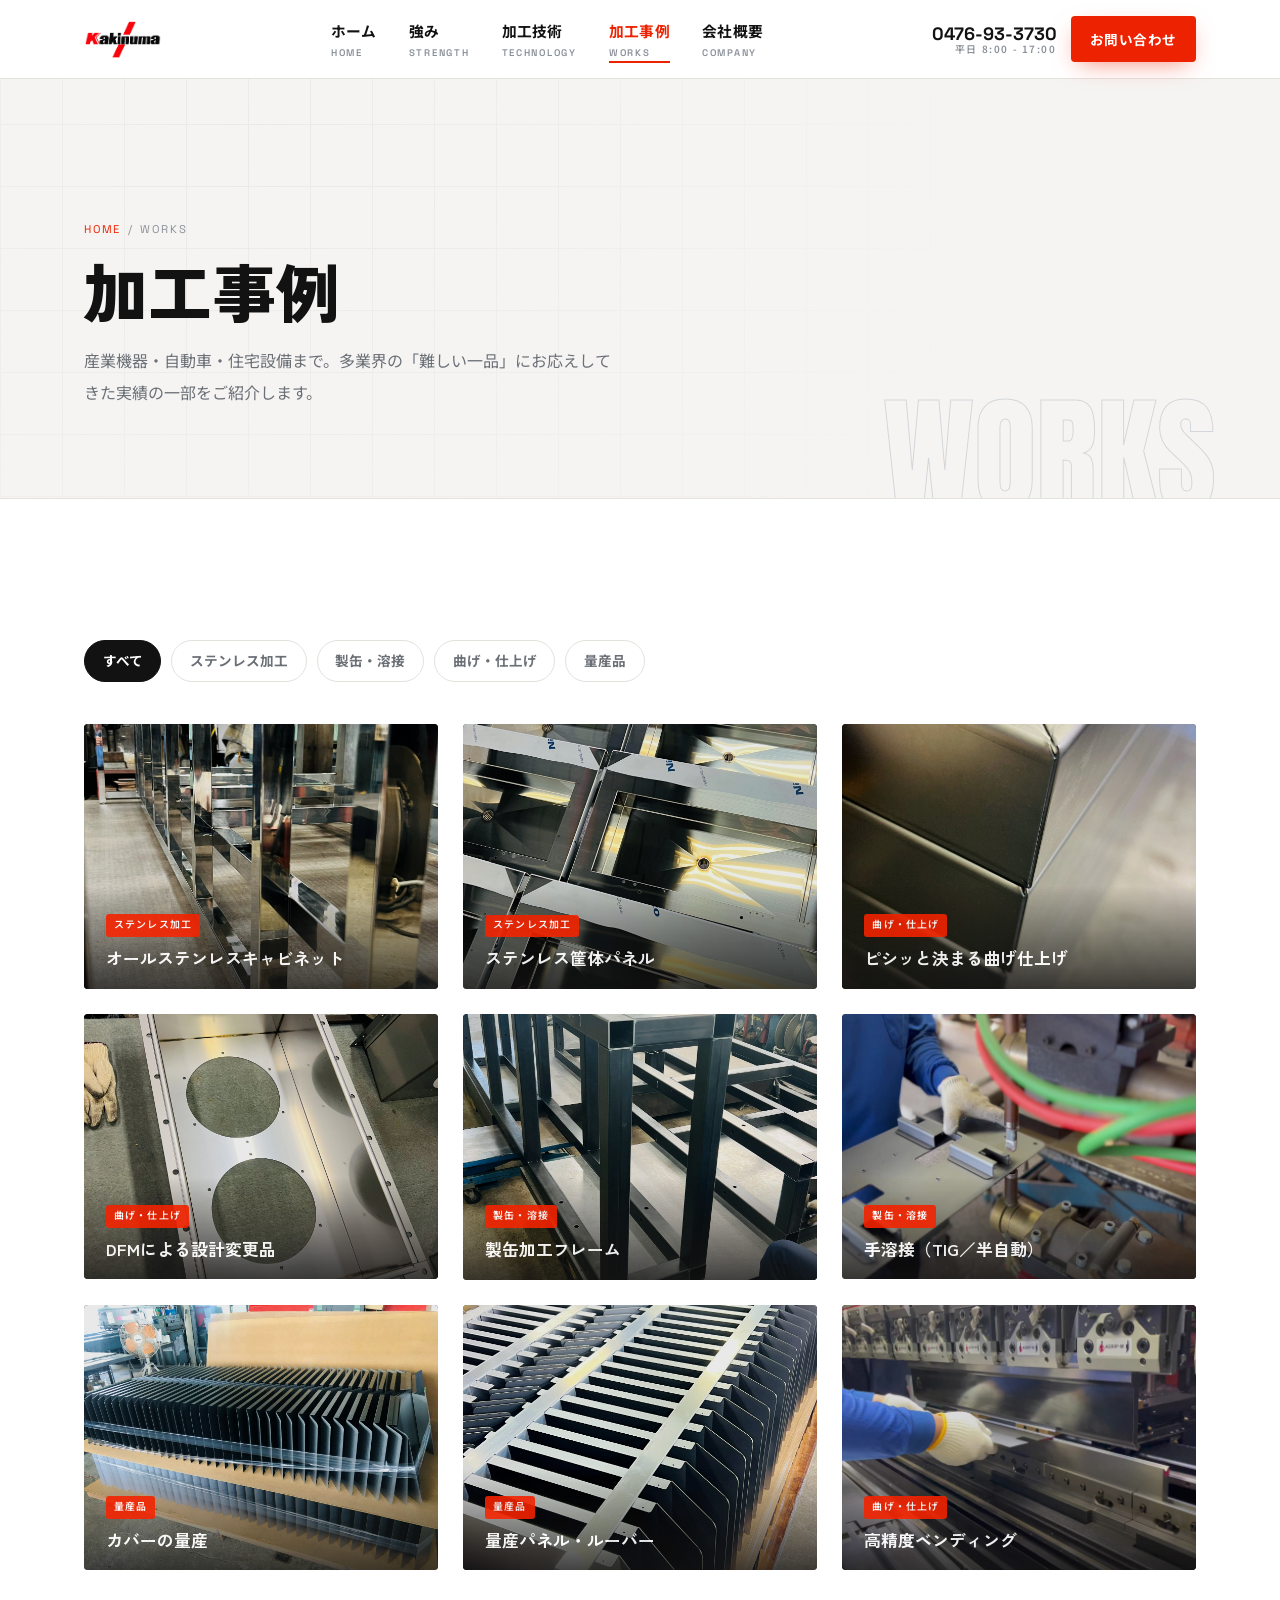
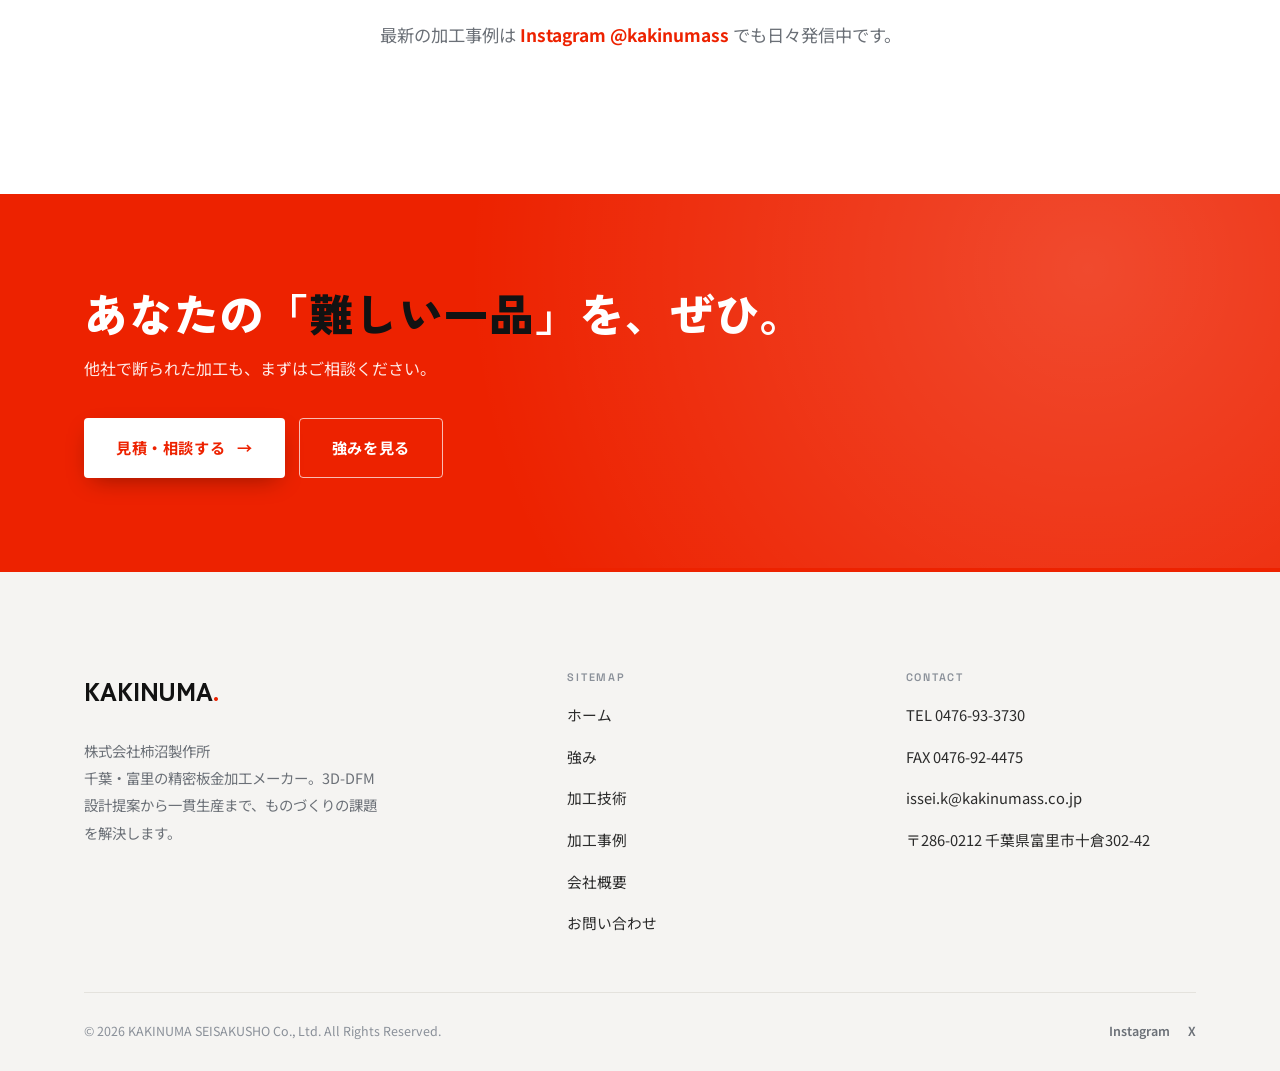
<file: works.html>
<!DOCTYPE html>
<html lang="ja">
<head>
<meta charset="UTF-8">
<meta name="viewport" content="width=device-width, initial-scale=1.0">
<title>加工事例 | 株式会社柿沼製作所 — 産業機器・自動車・住宅設備</title>
<meta name="description" content="柿沼製作所の加工事例。産業機器（リール）、自動車整備関連、住宅設備、難加工まで。三協リール様をはじめ多業界の精密板金加工実績をご紹介します。">
<meta property="og:title" content="加工事例 | 株式会社柿沼製作所">
<meta property="og:description" content="産業機器・自動車・住宅設備。多業界の精密板金加工実績。">
<meta name="theme-color" content="#ffffff">
<link rel="icon" href="assets/img/logo.png">
<link rel="preconnect" href="https://fonts.googleapis.com">
<link rel="preconnect" href="https://fonts.gstatic.com" crossorigin>
<link href="https://fonts.googleapis.com/css2?family=Anton&family=Noto+Sans+JP:wght@400;500;700;900&family=Space+Grotesk:wght@500;600;700&family=Zen+Kaku+Gothic+New:wght@700;900&display=swap" rel="stylesheet">
<link rel="stylesheet" href="assets/style.css">
<script type="application/ld+json">{"@context":"https://schema.org","@type":"WebPage","name":"加工事例 | 株式会社柿沼製作所","url":"https://three-t-ltd.github.io/kakinumass/works.html"}</script>
</head>
<body>
<div class="scroll-progress"></div>

<header class="site-header">
  <div class="container header-inner">
    <a href="index.html" class="logo"><img src="assets/img/logo.png" alt="株式会社柿沼製作所"></a>
    <nav class="main-nav">
      <ul>
        <li><a href="index.html">ホーム<span class="en">Home</span></a></li>
        <li><a href="strengths.html">強み<span class="en">Strength</span></a></li>
        <li><a href="services.html">加工技術<span class="en">Technology</span></a></li>
        <li class="current"><a href="works.html">加工事例<span class="en">Works</span></a></li>
        <li><a href="company.html">会社概要<span class="en">Company</span></a></li>
      </ul>
    </nav>
    <div class="header-cta">
      <div class="header-tel"><span class="num">0476-93-3730</span><span class="lbl">平日 8:00 - 17:00</span></div>
      <a href="contact.html" class="btn btn-primary"><span>お問い合わせ</span></a>
    </div>
    <button class="nav-toggle" aria-label="メニュー"><span></span><span></span><span></span></button>
  </div>
</header>

<section class="page-hero">
  <div class="hero-grid"></div>
  <div class="container">
    <div class="crumb"><a href="index.html">HOME</a><span>/</span><span>WORKS</span></div>
    <h1>加工事例</h1>
    <p>産業機器・自動車・住宅設備まで。多業界の「難しい一品」にお応えしてきた実績の一部をご紹介します。</p>
  </div>
  <div class="en">WORKS</div>
</section>

<section class="section">
  <div class="container">
    <div class="work-filter reveal">
      <button class="active" data-filter="all">すべて</button>
      <button data-filter="stainless">ステンレス加工</button>
      <button data-filter="fabrication">製缶・溶接</button>
      <button data-filter="precision">曲げ・仕上げ</button>
      <button data-filter="volume">量産品</button>
    </div>

    <div class="work-grid">
      <div class="work-card reveal d1" data-cat="stainless">
        <img src="assets/img/products/prod14.jpg" alt="オールステンレスキャビネット">
        <div class="meta"><span class="tag">ステンレス加工</span><h3>オールステンレスキャビネット</h3><p>鏡面の美しさが求められるオールステンレス筐体。切断・曲げ・溶接・仕上げを一貫対応。</p></div>
      </div>
      <div class="work-card reveal d2" data-cat="stainless">
        <img src="assets/img/products/prod13.jpg" alt="ステンレス筐体パネル">
        <div class="meta"><span class="tag">ステンレス加工</span><h3>ステンレス筐体パネル</h3><p>レーザー切断材を保護フィルムのまま曲げ・組立へ。傷を防ぎながら美観を保って加工。</p></div>
      </div>
      <div class="work-card reveal d3" data-cat="precision">
        <img src="assets/img/products/prod17.jpg" alt="美しい曲げ仕上げ">
        <div class="meta"><span class="tag">曲げ・仕上げ</span><h3>ピシッと決まる曲げ仕上げ</h3><p>角の通り、稜線の美しさ。曲げの精度が、そのまま製品の質を物語ります。</p></div>
      </div>
      <div class="work-card reveal d1" data-cat="precision">
        <img src="assets/img/products/prod15.jpg" alt="DFMによる設計変更品">
        <div class="meta"><span class="tag">曲げ・仕上げ</span><h3>DFMによる設計変更品</h3><p>お客様の図面を、作りやすく設計変更。工法と品質を設計段階から両立しました。</p></div>
      </div>
      <div class="work-card reveal d2" data-cat="fabrication">
        <img src="assets/img/products/prod18.jpg" alt="製缶加工フレーム">
        <div class="meta"><span class="tag">製缶・溶接</span><h3>製缶加工フレーム</h3><p>アングル・角パイプの切断溶接による大型フレーム。強度と寸法精度を両立。</p></div>
      </div>
      <div class="work-card reveal d3" data-cat="fabrication">
        <img src="assets/img/welding.jpg" alt="TIG・半自動溶接">
        <div class="meta"><span class="tag">製缶・溶接</span><h3>手溶接（TIG／半自動）</h3><p>ロボットにはできない領域に職人の技。難加工にも工法を検討しながら挑みます。</p></div>
      </div>
      <div class="work-card reveal d1" data-cat="volume">
        <img src="assets/img/products/prod16.jpg" alt="カバーの量産">
        <div class="meta"><span class="tag">量産品</span><h3>カバーの量産</h3><p>多数個取りのカバー部品。整然と積み上がる、安定品質の量産。</p></div>
      </div>
      <div class="work-card reveal d2" data-cat="volume">
        <img src="assets/img/products/prod19.jpg" alt="量産パネル">
        <div class="meta"><span class="tag">量産品</span><h3>量産パネル・ルーバー</h3><p>同一形状をくり返し量産。曲げの再現性こそ、板金量産の生命線です。</p></div>
      </div>
      <div class="work-card reveal d3" data-cat="precision">
        <img src="assets/img/bending.jpg" alt="ベンディング加工">
        <div class="meta"><span class="tag">曲げ・仕上げ</span><h3>高精度ベンディング</h3><p>角度センサー付ベンダーで、狙い通りの形状へ。段取りが品質を支えます。</p></div>
      </div>
    </div>

    <p class="sec-lead reveal" style="margin-top:48px;text-align:center;margin-inline:auto">
      最新の加工事例は <a href="https://www.instagram.com/kakinumass/" target="_blank" rel="noopener" style="color:var(--red);font-weight:700">Instagram @kakinumass</a> でも日々発信中です。
    </p>
  </div>
</section>

<section class="cta-band">
  <div class="container">
    <div class="reveal"><h2>あなたの「<span class="accent">難しい一品</span>」を、ぜひ。</h2><p class="sub">他社で断られた加工も、まずはご相談ください。</p></div>
    <div class="cta-actions reveal d2">
      <a href="contact.html" class="btn btn-primary"><span>見積・相談する</span><span class="arr">→</span></a>
      <a href="strengths.html" class="btn btn-ghost"><span>強みを見る</span></a>
    </div>
  </div>
</section>

<footer class="site-footer">
  <div class="container">
    <div class="footer-top">
      <div class="footer-brand"><div class="logo-f">KAKINUMA<span class="accent">.</span></div><p>株式会社柿沼製作所<br>千葉・富里の精密板金加工メーカー。3D-DFM設計提案から一貫生産まで、ものづくりの課題を解決します。</p></div>
      <div class="footer-col"><h4>Sitemap</h4><ul>
        <li><a href="index.html">ホーム</a></li><li><a href="strengths.html">強み</a></li><li><a href="services.html">加工技術</a></li><li><a href="works.html">加工事例</a></li><li><a href="company.html">会社概要</a></li><li><a href="contact.html">お問い合わせ</a></li>
      </ul></div>
      <div class="footer-col"><h4>Contact</h4><ul>
        <li><a href="tel:0476933730">TEL 0476-93-3730</a></li><li><a href="#">FAX 0476-92-4475</a></li><li><a href="mailto:issei.k@kakinumass.co.jp">issei.k@kakinumass.co.jp</a></li><li><a href="company.html">〒286-0212 千葉県富里市十倉302-42</a></li>
      </ul></div>
    </div>
    <div class="footer-bottom">
      <span>© <span data-year>2026</span> KAKINUMA SEISAKUSHO Co., Ltd. All Rights Reserved.</span>
      <div class="sns"><a href="https://www.instagram.com/kakinumass/" target="_blank" rel="noopener">Instagram</a><a href="https://x.com/kakinumass" target="_blank" rel="noopener">X</a></div>
    </div>
  </div>
</footer>
<script src="assets/script.js"></script>
</body>
</html>
</file>
<file: assets/style.css>
/* =========================================================
   KAKINUMA SEISAKUSHO — Corporate Site
   Brand: Logo Red (#ED2200) × Ink Black × White base
   Design: Industrial precision × modern dynamic motion
   ========================================================= */

/* ---------- Reset ---------- */
*,*::before,*::after{box-sizing:border-box;margin:0;padding:0}
html{-webkit-text-size-adjust:100%;scroll-behavior:smooth}
body{line-height:1.7;-webkit-font-smoothing:antialiased;text-rendering:optimizeLegibility}
img{max-width:100%;height:auto;display:block}
a{color:inherit;text-decoration:none}
ul,ol{list-style:none}
button{font:inherit;cursor:pointer;border:none;background:none}
table{border-collapse:collapse;width:100%}

/* ---------- Tokens ---------- */
:root{
  --red:#ED2200;
  --red-dark:#c01b00;
  --red-soft:#ff3b1a;
  --ink:#121212;
  --ink-2:#2b2b2b;
  --muted:#6b7077;
  --steel:#8a9099;
  --steel-light:#c6cad0;
  --paper:#f5f4f2;
  --paper-2:#eceae6;
  --line:#e4e2dd;
  --white:#ffffff;

  --maxw:1240px;
  --gut:clamp(20px,5vw,64px);
  --radius:4px;

  --serif:"Zen Kaku Gothic New","Noto Sans JP",sans-serif;
  --sans:"Noto Sans JP",sans-serif;
  --display:"Anton","Noto Sans JP",sans-serif;
  --mono:"Space Grotesk","Noto Sans JP",sans-serif;

  --ease:cubic-bezier(.22,1,.36,1);
}

body{font-family:var(--sans);color:var(--ink);background:var(--white);font-weight:400}

/* ---------- Layout ---------- */
.container{max-width:var(--maxw);margin-inline:auto;padding-inline:var(--gut)}
.section{padding-block:clamp(72px,11vw,150px);position:relative}
.section--paper{background:var(--paper)}
.section--ink{background:var(--ink);color:var(--white)}
.section--red{background:var(--red);color:#fff}
.section--red .eyebrow{color:#fff}
.section--red .eyebrow::before{background:#fff}
.section--red .sec-lead{color:rgba(255,255,255,.86)}

/* ---------- Type ---------- */
.eyebrow{
  font-family:var(--mono);font-weight:600;letter-spacing:.22em;
  font-size:.74rem;text-transform:uppercase;color:var(--red);
  display:inline-flex;align-items:center;gap:.7em;margin-bottom:1.1em;
}
.eyebrow::before{content:"";width:34px;height:2px;background:var(--red);display:inline-block}
.section--ink .eyebrow{color:var(--red-soft)}

.h-display{
  font-family:var(--display);font-weight:400;line-height:.92;
  letter-spacing:.01em;text-transform:uppercase;
}
.sec-title{
  font-family:var(--serif);font-weight:900;line-height:1.18;letter-spacing:.01em;
  font-size:clamp(1.7rem,4.4vw,3rem);margin-bottom:.5em;
}
.sec-title .accent{color:var(--red)}
.sec-lead{font-size:clamp(.98rem,1.5vw,1.08rem);color:var(--muted);max-width:62ch;line-height:2}
.section--ink .sec-lead{color:#b9bcc1}

.sec-head{margin-bottom:clamp(40px,6vw,72px);max-width:760px}

/* big latin watermark behind headings */
.watermark{
  position:absolute;font-family:var(--display);text-transform:uppercase;
  color:transparent;-webkit-text-stroke:1px rgba(18,18,18,.07);
  font-size:clamp(5rem,20vw,16rem);line-height:.8;pointer-events:none;
  top:-.1em;left:var(--gut);z-index:0;user-select:none;letter-spacing:.02em;
}
.section--ink .watermark{-webkit-text-stroke:1px rgba(255,255,255,.06)}

/* ---------- Buttons ---------- */
.btn{
  position:relative;display:inline-flex;align-items:center;gap:.8em;
  font-weight:700;font-size:.95rem;letter-spacing:.04em;
  padding:1.05em 2.1em;border-radius:var(--radius);overflow:hidden;
  transition:transform .35s var(--ease),box-shadow .35s var(--ease);
}
.btn .arr{transition:transform .35s var(--ease)}
.btn:hover .arr{transform:translateX(5px)}
.btn-primary{background:var(--red);color:#fff;box-shadow:0 8px 24px -8px rgba(237,34,0,.55)}
.btn-primary::after{content:"";position:absolute;inset:0;background:var(--ink);transform:translateY(101%);transition:transform .4s var(--ease);z-index:0}
.btn-primary:hover::after{transform:translateY(0)}
.btn-primary>*{position:relative;z-index:1}
.btn-primary:hover{transform:translateY(-3px)}
.btn-ghost{border:1.5px solid currentColor;color:var(--ink)}
.section--ink .btn-ghost{color:#fff}
.btn-ghost:hover{background:var(--ink);color:#fff;border-color:var(--ink);transform:translateY(-3px)}
.section--ink .btn-ghost:hover{background:#fff;color:var(--ink);border-color:#fff}

/* ============================================================
   HEADER
   ============================================================ */
.site-header{
  position:fixed;inset:0 0 auto 0;z-index:1000;
  background:#fff;
  box-shadow:0 1px 0 var(--line);
  transition:box-shadow .4s var(--ease),padding .4s var(--ease);
  padding-block:16px;
}
.site-header.scrolled{
  box-shadow:0 1px 0 var(--line),0 10px 30px -20px rgba(0,0,0,.3);
  padding-block:10px;
}
.header-inner{display:flex;align-items:center;justify-content:space-between;gap:24px}
.logo img{height:38px;width:auto;transition:height .4s var(--ease)}
.scrolled .logo img{height:32px}
.logo{display:flex;align-items:center;gap:12px;font-weight:900}

.main-nav>ul{display:flex;align-items:center;gap:clamp(18px,2.5vw,40px)}
.main-nav a{
  position:relative;font-weight:700;font-size:.92rem;letter-spacing:.02em;
  padding:.4em 0;color:var(--ink);
}
.main-nav a .en{display:block;font-family:var(--mono);font-size:.6rem;letter-spacing:.18em;color:var(--steel);font-weight:600;text-transform:uppercase}
.main-nav a::after{content:"";position:absolute;left:0;bottom:-2px;width:0;height:2px;background:var(--red);transition:width .3s var(--ease)}
.main-nav a:hover::after,.main-nav li.current a::after{width:100%}
.main-nav li.current a{color:var(--red)}

.header-cta{display:flex;align-items:center;gap:14px}
.header-tel{display:flex;flex-direction:column;line-height:1.1;text-align:right}
.header-tel .num{font-family:var(--mono);font-weight:700;font-size:1.12rem;color:var(--ink)}
.header-tel .lbl{font-size:.62rem;letter-spacing:.16em;color:var(--steel);font-weight:600}
.header-cta .btn{padding:.85em 1.4em;font-size:.85rem}

/* hamburger */
.nav-toggle{display:none;width:46px;height:46px;position:relative;z-index:1100}
.nav-toggle span{position:absolute;left:11px;right:11px;height:2px;background:var(--ink);transition:.35s var(--ease)}
.nav-toggle span:nth-child(1){top:16px}
.nav-toggle span:nth-child(2){top:23px}
.nav-toggle span:nth-child(3){top:30px}
.nav-open .nav-toggle span:nth-child(1){top:23px;transform:rotate(45deg)}
.nav-open .nav-toggle span:nth-child(2){opacity:0}
.nav-open .nav-toggle span:nth-child(3){top:23px;transform:rotate(-45deg)}

/* ============================================================
   HERO (light, split)
   ============================================================ */
.hero{position:relative;background:var(--white);overflow:hidden;min-height:100vh;display:flex;align-items:center}
.hero-layout{position:relative;z-index:3;width:100%;min-height:100vh;display:flex;align-items:center}
.hero-text{position:relative;z-index:2;display:flex;flex-direction:column;justify-content:center;max-width:680px;
  padding:clamp(120px,15vw,160px) clamp(24px,4vw,60px) clamp(48px,7vw,80px) var(--gut)}
.bg-grid{position:absolute;inset:0;z-index:0;
  background-image:linear-gradient(var(--line) 1px,transparent 1px),linear-gradient(90deg,var(--line) 1px,transparent 1px);
  background-size:62px 62px;opacity:.6;mask-image:radial-gradient(circle at 25% 25%,#000,transparent 72%)}
.hero-tag{
  font-family:var(--mono);letter-spacing:.26em;font-size:.72rem;color:var(--red);font-weight:600;
  display:inline-flex;align-items:center;gap:.9em;margin-bottom:1.6em;text-transform:uppercase;
}
.hero-tag::before{content:"";width:44px;height:2px;background:var(--red)}
.hero h1{
  font-family:var(--serif);font-weight:900;color:var(--ink);position:relative;
  font-size:clamp(2.4rem,6.5vw,5.2rem);line-height:1.1;letter-spacing:.005em;
}
.hero h1 .line{display:block;overflow:hidden}
.hero h1 .line>span{display:inline-block;animation:heroRise 1s var(--ease) backwards}
.hero h1 .line:nth-child(2)>span{animation-delay:.12s}
@keyframes heroRise{from{transform:translateY(110%)}to{transform:translateY(0)}}
.hero h1 .red{color:var(--red)}
.hero-en{font-family:var(--display);text-transform:uppercase;color:transparent;-webkit-text-stroke:1px var(--steel-light);
  font-size:clamp(2rem,7vw,5.2rem);line-height:.9;margin-top:.18em;letter-spacing:.02em}
.hero-sub{color:var(--muted);font-size:clamp(1rem,1.6vw,1.15rem);margin-top:1.5em;max-width:42ch;line-height:1.95}
.hero-actions{display:flex;flex-wrap:wrap;gap:14px;margin-top:2.2em}
.hero-meta{display:flex;gap:clamp(24px,4vw,48px);margin-top:clamp(36px,5vw,56px);padding-top:30px;border-top:1px solid var(--line)}
.hero-meta .item{}
.hero-meta .num{font-family:var(--display);font-size:clamp(1.6rem,3vw,2.4rem);line-height:1;color:var(--red)}
.hero-meta .lbl{font-size:.66rem;letter-spacing:.12em;color:var(--steel);font-weight:600;font-family:var(--mono);text-transform:uppercase;margin-top:.5em}

.hero-visual{position:absolute;inset:0;z-index:0;overflow:hidden;background:var(--ink)}
.hero-visual>img{position:absolute;inset:0;width:100%;height:100%;object-fit:cover;transform:scale(1.08);animation:heroZoom 14s var(--ease) forwards;z-index:0}
@keyframes heroZoom{to{transform:scale(1)}}
.hero-video-bg{position:absolute;inset:0;overflow:hidden;z-index:1}
.hero-video-bg iframe{position:absolute;border:0;pointer-events:none;top:0;left:0}
.hero-scrim{position:absolute;inset:0;z-index:2;pointer-events:none;
  background:linear-gradient(95deg,rgba(255,255,255,.97) 0%,rgba(255,255,255,.9) 26%,rgba(255,255,255,.6) 46%,rgba(255,255,255,.2) 66%,rgba(255,255,255,0) 86%)}
@media(max-width:860px){
  .hero-video-bg{display:none}
  .hero-scrim{background:linear-gradient(180deg,rgba(255,255,255,.86) 0%,rgba(255,255,255,.95) 100%)}
  .hero .vtag,.hero-badge{display:none}
}
.hero .vtag{position:absolute;right:clamp(20px,4vw,48px);bottom:26px;z-index:3;font-family:var(--mono);font-size:.66rem;letter-spacing:.18em;color:#fff;background:rgba(237,34,0,.92);padding:.6em 1.1em;border-radius:3px;font-weight:600}
.hero-badge{position:absolute;top:clamp(108px,14vw,150px);right:0;z-index:4;background:var(--red);color:#fff;padding:18px 22px;text-align:center;box-shadow:0 18px 40px -16px rgba(237,34,0,.6)}
.hero-badge .y{font-family:var(--display);font-size:2rem;line-height:.9}
.hero-badge .t{font-size:.62rem;letter-spacing:.12em;font-weight:600;margin-top:4px}

.scroll-cue{position:absolute;left:var(--gut);bottom:22px;z-index:5;display:flex;align-items:center;gap:10px;color:var(--steel);font-family:var(--mono);font-size:.64rem;letter-spacing:.2em}
.scroll-cue .bar{width:1px;height:42px;background:linear-gradient(var(--red),transparent);position:relative;overflow:hidden}
.scroll-cue .bar::after{content:"";position:absolute;top:-42px;left:0;width:1px;height:42px;background:var(--ink);animation:scrollLine 2.2s var(--ease) infinite}
@keyframes scrollLine{to{top:42px}}
@media(max-width:860px){
  .hero-layout{grid-template-columns:1fr;min-height:auto}
  .hero-visual{clip-path:none;min-height:46vh;order:2}
  .hero-text{order:1;padding-bottom:40px}
  .hero-badge{top:auto;bottom:0;right:0}
}

/* ============================================================
   MARQUEE TICKER
   ============================================================ */
.ticker{background:var(--red);color:#fff;overflow:hidden;padding-block:14px;border-block:none}
.ticker-track{display:flex;gap:48px;white-space:nowrap;width:max-content;animation:marquee 28s linear infinite}
.ticker:hover .ticker-track{animation-play-state:paused}
.ticker-track span{font-family:var(--display);text-transform:uppercase;font-size:1.05rem;letter-spacing:.04em;display:inline-flex;align-items:center;gap:48px}
.ticker-track span::after{content:"●";font-size:.5rem;color:rgba(255,255,255,.6)}
@keyframes marquee{to{transform:translateX(-50%)}}

/* ============================================================
   INTRO / PHILOSOPHY
   ============================================================ */
.intro-grid{display:grid;grid-template-columns:1fr 1fr;gap:clamp(40px,6vw,90px);align-items:center}
.intro-copy .big{font-family:var(--serif);font-weight:900;font-size:clamp(1.5rem,3vw,2.3rem);line-height:1.5;margin-bottom:1em}
.intro-copy .big em{font-style:normal;color:var(--red);position:relative}
.intro-copy p{color:var(--muted);line-height:2.1;margin-bottom:1.2em}
.intro-visual{position:relative}
.intro-visual img{border-radius:var(--radius);width:100%;aspect-ratio:4/5;object-fit:cover;clip-path:polygon(0 0,100% 0,100% 100%,0 92%)}
.intro-visual .badge{position:absolute;left:-22px;bottom:42px;background:var(--red);color:#fff;padding:22px 26px;border-radius:var(--radius);box-shadow:0 20px 40px -16px rgba(237,34,0,.6)}
.intro-visual .badge .y{font-family:var(--display);font-size:2.6rem;line-height:.9}
.intro-visual .badge .t{font-size:.72rem;letter-spacing:.14em;font-weight:600}

/* ============================================================
   STRENGTH CARDS
   ============================================================ */
.cards{display:grid;grid-template-columns:repeat(3,1fr);gap:clamp(18px,2vw,28px)}
.card{
  position:relative;background:var(--white);border:1px solid var(--line);border-radius:var(--radius);
  padding:38px 32px 34px;overflow:hidden;transition:transform .45s var(--ease),box-shadow .45s var(--ease),border-color .45s var(--ease);
  z-index:0;
}
.section--paper .card{background:#fff}
.card::before{content:"";position:absolute;top:0;left:0;width:100%;height:3px;background:var(--red);transform:scaleX(0);transform-origin:left;transition:transform .45s var(--ease)}
.card:hover{transform:translateY(-8px);box-shadow:0 30px 50px -28px rgba(0,0,0,.28);border-color:transparent}
.card:hover::before{transform:scaleX(1)}
.card .idx{font-family:var(--mono);font-size:.74rem;letter-spacing:.16em;color:var(--steel);font-weight:600;margin-bottom:22px}
.card .ic{width:54px;height:54px;color:var(--red);margin-bottom:20px}
.card h3{font-family:var(--serif);font-weight:700;font-size:1.28rem;margin-bottom:.7em;line-height:1.4}
.card p{color:var(--muted);font-size:.94rem;line-height:1.95}
.card .big-num{position:absolute;right:18px;bottom:8px;font-family:var(--display);font-size:5rem;color:rgba(18,18,18,.035);line-height:1;pointer-events:none}

/* ============================================================
   TECH / SERVICES LIST
   ============================================================ */
.tech-list{border-top:1px solid var(--line)}
.tech-row{
  display:grid;grid-template-columns:90px 1fr auto;gap:32px;align-items:center;
  padding:30px 8px;border-bottom:1px solid var(--line);transition:padding .4s var(--ease),background .4s var(--ease);
  position:relative;overflow:hidden;
}
.tech-row::before{content:"";position:absolute;left:0;top:0;bottom:0;width:0;background:var(--ink);transition:width .45s var(--ease);z-index:0}
.tech-row:hover{padding-left:32px}
.tech-row:hover::before{width:100%}
.tech-row>*{position:relative;z-index:1;transition:color .4s var(--ease)}
.tech-row:hover,.tech-row:hover .tech-no,.tech-row:hover .tech-desc{color:#fff}
.tech-no{font-family:var(--display);font-size:1.5rem;color:var(--steel-light)}
.tech-row:hover .tech-no{color:var(--red-soft)}
.tech-name{font-family:var(--serif);font-weight:700;font-size:clamp(1.15rem,2.4vw,1.7rem)}
.tech-name .en{display:block;font-family:var(--mono);font-size:.66rem;letter-spacing:.14em;color:var(--steel);font-weight:600;margin-top:4px;text-transform:uppercase}
.tech-row:hover .tech-name .en{color:#9a9c9f}
.tech-desc{font-size:.92rem;color:var(--muted);max-width:42ch;text-align:right}
@media(max-width:860px){.tech-desc{display:none}}

/* ============================================================
   STATS
   ============================================================ */
.stats{display:grid;grid-template-columns:repeat(4,1fr);gap:0;border:1px solid rgba(255,255,255,.14)}
.stat{padding:clamp(28px,4vw,48px) 28px;border-right:1px solid rgba(255,255,255,.14);position:relative}
.stat:last-child{border-right:none}
.stat .n{font-family:var(--display);font-size:clamp(2.6rem,6vw,4.6rem);line-height:.9;color:#fff}
.stat .n .u{font-size:.4em;color:var(--red-soft);margin-left:.15em}
.stat .l{margin-top:.7em;font-size:.82rem;letter-spacing:.1em;color:#a9abae;font-weight:600}
.section--ink .stat .n{color:#fff}

/* ============================================================
   EQUIPMENT TABLE
   ============================================================ */
.equip-table{border-top:2px solid var(--ink)}
.equip-table tr{border-bottom:1px solid var(--line);transition:background .3s}
.equip-table tr:hover{background:var(--paper)}
.equip-table th{text-align:left;padding:18px 16px;font-weight:700;font-size:.95rem;width:34%;vertical-align:top}
.equip-table td{padding:18px 16px;color:var(--muted);font-size:.95rem}
.equip-table .cat{font-family:var(--mono);font-size:.66rem;letter-spacing:.12em;color:var(--red);display:block;margin-bottom:4px;font-weight:600}

/* ============================================================
   WORKS GALLERY
   ============================================================ */
.work-filter{display:flex;flex-wrap:wrap;gap:10px;margin-bottom:42px}
.work-filter button{
  padding:.6em 1.3em;border:1px solid var(--line);border-radius:100px;font-weight:700;font-size:.85rem;
  color:var(--muted);transition:.3s var(--ease)
}
.work-filter button.active,.work-filter button:hover{background:var(--ink);color:#fff;border-color:var(--ink)}
.work-grid{display:grid;grid-template-columns:repeat(3,1fr);gap:clamp(16px,2vw,26px)}
.work-card{position:relative;border-radius:var(--radius);overflow:hidden;background:var(--ink);aspect-ratio:4/3;transition:transform .5s var(--ease)}
.work-card img{width:100%;height:100%;object-fit:cover;transition:transform .8s var(--ease),opacity .5s;opacity:.96}
.work-card:hover{transform:translateY(-6px)}
.work-card:hover img{transform:scale(1.08);opacity:.5}
.work-card .meta{position:absolute;inset:auto 0 0 0;padding:22px;z-index:2;
  background:linear-gradient(transparent,rgba(18,18,18,.92));transform:translateY(10px);opacity:.92;transition:.5s var(--ease)}
.work-card:hover .meta{transform:translateY(0);opacity:1}
.work-card .tag{display:inline-block;font-family:var(--mono);font-size:.62rem;letter-spacing:.12em;color:#fff;background:var(--red);padding:.3em .8em;border-radius:3px;margin-bottom:.7em;font-weight:600}
.work-card h3{color:#fff;font-size:1.05rem;font-weight:700;font-family:var(--serif)}
.work-card p{color:#c2c4c7;font-size:.82rem;margin-top:.3em;max-height:0;overflow:hidden;opacity:0;transition:.5s var(--ease)}
.work-card:hover p{max-height:80px;opacity:1;margin-top:.6em}

/* ============================================================
   PROCESS FLOW
   ============================================================ */
.flow{display:grid;grid-template-columns:repeat(5,1fr);gap:0;counter-reset:step;position:relative}
.flow-step{position:relative;padding:0 14px;text-align:center}
.flow-step .dot{width:60px;height:60px;border-radius:50%;background:var(--white);border:2px solid var(--ink);
  display:grid;place-items:center;margin:0 auto 22px;font-family:var(--display);font-size:1.4rem;position:relative;z-index:2;transition:.4s var(--ease)}
.flow-step:hover .dot{background:var(--red);border-color:var(--red);color:#fff;transform:scale(1.1)}
.flow-step::before{content:"";position:absolute;top:30px;left:-50%;width:100%;height:2px;background:var(--line);z-index:1}
.flow-step:first-child::before{display:none}
.flow-step h4{font-family:var(--serif);font-weight:700;font-size:1.02rem;margin-bottom:.4em}
.flow-step p{font-size:.82rem;color:var(--muted);line-height:1.8}

/* ============================================================
   CTA BAND
   ============================================================ */
.cta-band{position:relative;background:var(--red);color:#fff;overflow:hidden}
.cta-band .container{position:relative;z-index:2;display:flex;flex-wrap:wrap;align-items:center;justify-content:space-between;gap:36px;padding-block:clamp(56px,8vw,90px)}
.cta-band::before{content:"";position:absolute;inset:0;background:radial-gradient(circle at 85% 20%,rgba(255,255,255,.18),transparent 55%);z-index:1}
.cta-band::after{content:"";position:absolute;right:-40px;bottom:-60px;font-family:var(--display);z-index:0}
.cta-band h2{font-family:var(--serif);font-weight:900;font-size:clamp(1.6rem,4vw,2.8rem);line-height:1.3}
.cta-band h2 .accent{color:var(--ink)}
.cta-band .sub{color:rgba(255,255,255,.9);margin-top:.8em}
.cta-actions{display:flex;flex-wrap:wrap;gap:14px}
/* CTA buttons on red */
.cta-band .btn-primary{background:#fff;color:var(--red);box-shadow:0 8px 24px -8px rgba(0,0,0,.4)}
.cta-band .btn-primary::after{background:var(--ink)}
.cta-band .btn-primary:hover{color:#fff}
.cta-band .btn-ghost{color:#fff;border-color:rgba(255,255,255,.7)}
.cta-band .btn-ghost:hover{background:#fff;color:var(--red);border-color:#fff}

/* ============================================================
   PAGE HERO (sub pages)
   ============================================================ */
.page-hero{position:relative;background:var(--paper);color:var(--ink);padding:clamp(150px,18vw,220px) 0 clamp(60px,8vw,90px);overflow:hidden;border-bottom:1px solid var(--line)}
.page-hero .hero-grid,.page-hero .bg-grid{position:absolute;inset:0;z-index:0;opacity:.6;
  background-image:linear-gradient(var(--line) 1px,transparent 1px),linear-gradient(90deg,var(--line) 1px,transparent 1px);
  background-size:62px 62px;mask-image:radial-gradient(circle at 20% 30%,#000,transparent 72%)}
.page-hero .container{position:relative;z-index:2}
.page-hero .crumb{font-family:var(--mono);font-size:.7rem;letter-spacing:.16em;color:var(--steel);margin-bottom:1.4em;display:flex;gap:.6em;text-transform:uppercase}
.page-hero .crumb a{color:var(--red)}
.page-hero .crumb a:hover{color:var(--ink)}
.page-hero h1{font-family:var(--serif);font-weight:900;font-size:clamp(2rem,6vw,4rem);line-height:1.1}
.page-hero .en{font-family:var(--display);text-transform:uppercase;color:transparent;-webkit-text-stroke:1px var(--steel-light);font-size:clamp(2.5rem,10vw,8rem);line-height:.85;position:absolute;right:var(--gut);bottom:-.1em;z-index:1;opacity:.7}
.page-hero p{color:var(--muted);margin-top:1.2em;max-width:60ch;line-height:2}

/* ============================================================
   STRENGTH DETAIL BLOCKS
   ============================================================ */
.detail-block{display:grid;grid-template-columns:1fr 1fr;gap:clamp(36px,6vw,80px);align-items:center;margin-bottom:clamp(60px,9vw,120px)}
.detail-block:nth-child(even) .detail-visual{order:2}
.detail-block:last-child{margin-bottom:0}
.detail-no{font-family:var(--display);font-size:clamp(3rem,7vw,5.5rem);color:var(--paper-2);line-height:.8;margin-bottom:.1em;-webkit-text-stroke:1px var(--line)}
.detail-block h3{font-family:var(--serif);font-weight:900;font-size:clamp(1.4rem,3vw,2.1rem);line-height:1.35;margin-bottom:.7em}
.detail-block h3 .accent{color:var(--red)}
.detail-block p{color:var(--muted);line-height:2.1;margin-bottom:1.1em}
.detail-visual{position:relative;border-radius:var(--radius);overflow:hidden}
.detail-visual img,.detail-visual .dv-media{display:block;width:100%;aspect-ratio:5/4;object-fit:cover;transition:transform .9s var(--ease);background:var(--ink)}
.detail-visual:hover img,.detail-visual:hover .dv-media{transform:scale(1.05)}
.detail-visual .corner{z-index:2}
.detail-visual .corner{position:absolute;top:18px;left:18px;font-family:var(--mono);font-size:.66rem;letter-spacing:.14em;color:#fff;background:rgba(18,18,18,.6);backdrop-filter:blur(6px);padding:.5em 1em;border-radius:3px;font-weight:600}
.chip-row{display:flex;flex-wrap:wrap;gap:8px;margin-top:1.4em}
.chip{font-size:.8rem;font-weight:700;color:var(--ink);background:var(--paper);border:1px solid var(--line);padding:.5em 1em;border-radius:100px}

/* ============================================================
   COMPANY
   ============================================================ */
.message-grid{display:grid;grid-template-columns:.85fr 1.15fr;gap:clamp(36px,6vw,72px);align-items:start}
.message-photo{position:relative;border-radius:var(--radius);overflow:hidden}
.message-photo img{width:100%;aspect-ratio:3/4;object-fit:cover}
.message-photo .name{position:absolute;left:0;bottom:0;background:#fff;padding:16px 22px;border-top-right-radius:var(--radius)}
.message-photo .name .r{font-size:.72rem;color:var(--red);font-weight:700;letter-spacing:.08em}
.message-photo .name .nm{font-family:var(--serif);font-weight:900;font-size:1.3rem}
.message-body blockquote{font-family:var(--serif);font-weight:700;font-size:clamp(1.3rem,2.6vw,1.9rem);line-height:1.6;margin-bottom:1.2em;position:relative}
.message-body blockquote .accent{color:var(--red)}
.message-body p{color:var(--muted);line-height:2.1;margin-bottom:1.1em}
.sign{font-family:var(--serif);font-weight:900;font-size:1.2rem;margin-top:1.4em}
.sign span{display:block;font-size:.8rem;color:var(--muted);font-weight:400;margin-bottom:.3em}

.info-table{border-top:2px solid var(--ink)}
.info-table tr{border-bottom:1px solid var(--line)}
.info-table th{text-align:left;padding:20px 16px;width:24%;font-weight:700;vertical-align:top;font-size:.95rem}
.info-table td{padding:20px 16px;color:var(--ink-2);font-size:.95rem}

/* timeline */
.timeline{position:relative;padding-left:30px}
.timeline::before{content:"";position:absolute;left:6px;top:6px;bottom:6px;width:2px;background:var(--line)}
.tl-item{position:relative;padding-bottom:36px}
.tl-item:last-child{padding-bottom:0}
.tl-item::before{content:"";position:absolute;left:-30px;top:5px;width:14px;height:14px;border-radius:50%;background:#fff;border:3px solid var(--red)}
.tl-item .yr{font-family:var(--display);font-size:1.3rem;color:var(--red);margin-bottom:.2em}
.tl-item p{color:var(--muted);line-height:1.9}
.tl-item h4{font-weight:700;margin-bottom:.2em}

.map-wrap{border-radius:var(--radius);overflow:hidden;border:1px solid var(--line);line-height:0}
.map-wrap iframe{width:100%;height:420px;border:0;filter:grayscale(.2) contrast(1.05)}

/* ============================================================
   CONTACT
   ============================================================ */
.contact-grid{display:grid;grid-template-columns:.9fr 1.1fr;gap:clamp(40px,6vw,80px);align-items:start}
.contact-routes{display:grid;gap:16px}
.route{border:1px solid var(--line);border-radius:var(--radius);padding:26px 28px;transition:.4s var(--ease);background:#fff}
.route:hover{border-color:var(--red);transform:translateY(-3px);box-shadow:0 20px 40px -28px rgba(0,0,0,.3)}
.route .k{font-family:var(--mono);font-size:.66rem;letter-spacing:.14em;color:var(--red);font-weight:600;margin-bottom:.5em}
.route h3{font-family:var(--serif);font-weight:700;font-size:1.15rem;margin-bottom:.3em}
.route .big{font-family:var(--mono);font-weight:700;font-size:1.6rem;color:var(--ink);letter-spacing:.01em}
.route p{color:var(--muted);font-size:.88rem;margin-top:.4em}

.form{display:grid;gap:20px}
.form .row{display:grid;gap:8px}
.form .row.two{grid-template-columns:1fr 1fr;gap:20px}
.form label{font-weight:700;font-size:.88rem;display:flex;align-items:center;gap:.6em}
.form label .req{color:#fff;background:var(--red);font-size:.6rem;padding:.2em .6em;border-radius:3px;font-weight:600;letter-spacing:.06em}
.form input,.form select,.form textarea{
  width:100%;padding:.95em 1.1em;border:1px solid var(--line);border-radius:var(--radius);
  font:inherit;font-size:.95rem;background:#fff;transition:border-color .3s,box-shadow .3s;color:var(--ink)
}
.form input:focus,.form select:focus,.form textarea:focus{outline:none;border-color:var(--red);box-shadow:0 0 0 3px rgba(237,34,0,.12)}
.form textarea{min-height:150px;resize:vertical}
.form .note{font-size:.82rem;color:var(--muted)}
.form .submit{justify-self:start;margin-top:6px}

/* ============================================================
   FOOTER
   ============================================================ */
.site-footer{background:var(--paper);color:var(--ink);padding-top:clamp(60px,8vw,96px);border-top:4px solid var(--red)}
.footer-top{display:grid;grid-template-columns:1.5fr 1fr 1fr;gap:48px;padding-bottom:56px;border-bottom:1px solid var(--line)}
.footer-brand .logo-f{font-family:var(--serif);font-weight:900;font-size:1.6rem;margin-bottom:1em}
.footer-brand .logo-f .accent{color:var(--red)}
.footer-brand p{color:var(--muted);font-size:.9rem;line-height:1.9;max-width:38ch}
.footer-col h4{font-family:var(--mono);font-size:.68rem;letter-spacing:.16em;color:var(--steel);margin-bottom:1.4em;font-weight:600;text-transform:uppercase}
.footer-col ul{display:grid;gap:.9em}
.footer-col a{color:var(--ink-2);font-size:.92rem;transition:color .3s;display:inline-flex;align-items:center;gap:.5em}
.footer-col a:hover{color:var(--red)}
.footer-bottom{display:flex;flex-wrap:wrap;justify-content:space-between;gap:16px;padding-block:28px;color:var(--steel);font-size:.78rem}
.footer-bottom .sns{display:flex;gap:18px}
.footer-bottom .sns a{color:var(--muted);font-weight:600}
.footer-bottom .sns a:hover{color:var(--red)}

/* ============================================================
   VIDEO SECTION
   ============================================================ */
.video-wrap{position:relative;max-width:1000px;margin:0 auto}
.video-embed{position:relative;width:100%;aspect-ratio:16/9;border-radius:var(--radius);overflow:hidden;
  background:var(--ink);box-shadow:0 40px 80px -40px rgba(0,0,0,.5)}
.video-embed iframe{position:absolute;inset:0;width:100%;height:100%;border:0}
/* click-to-play facade */
.video-facade{position:absolute;inset:0;cursor:pointer;z-index:2;border:0;padding:0;width:100%;height:100%;
  background-size:cover;background-position:center;display:grid;place-items:center}
.video-facade::after{content:"";position:absolute;inset:0;background:linear-gradient(120deg,rgba(18,18,18,.45),rgba(18,18,18,.15))}
.video-facade .play{position:relative;z-index:3;width:84px;height:84px;border-radius:50%;background:var(--red);
  display:grid;place-items:center;box-shadow:0 16px 40px -10px rgba(237,34,0,.7);transition:transform .35s var(--ease)}
.video-facade:hover .play{transform:scale(1.1)}
.video-facade .play::before{content:"";border-left:22px solid #fff;border-top:13px solid transparent;border-bottom:13px solid transparent;margin-left:6px}
.video-facade .vlabel{position:absolute;left:24px;bottom:22px;z-index:3;color:#fff;font-family:var(--mono);font-size:.7rem;letter-spacing:.16em;font-weight:600}
.video-frame{position:absolute;z-index:1;font-family:var(--mono);font-size:.66rem;letter-spacing:.14em;color:var(--steel)}
.video-cap{display:flex;flex-wrap:wrap;gap:14px;justify-content:center;margin-top:26px;color:var(--muted);font-size:.88rem}

/* ============================================================
   INSTAGRAM SECTION
   ============================================================ */
.ig-head{display:flex;flex-wrap:wrap;align-items:flex-end;justify-content:space-between;gap:20px;margin-bottom:36px}
.ig-handle{display:inline-flex;align-items:center;gap:12px;font-weight:700;color:var(--ink);font-size:1.05rem}
.ig-handle svg{width:30px;height:30px;color:var(--red)}
.ig-grid{display:grid;grid-template-columns:repeat(4,1fr);gap:clamp(8px,1vw,14px)}
.ig-item{position:relative;aspect-ratio:1;overflow:hidden;border-radius:var(--radius);background:var(--ink);display:block}
.ig-item img{width:100%;height:100%;object-fit:cover;transition:transform .6s var(--ease),opacity .4s}
.ig-item::after{content:"";position:absolute;inset:0;background:rgba(237,34,0,0);transition:background .4s var(--ease);display:grid;place-items:center}
.ig-item:hover img{transform:scale(1.1);opacity:.6}
.ig-item:hover::after{background:rgba(237,34,0,.25)}
.ig-item .ic{position:absolute;top:50%;left:50%;transform:translate(-50%,-50%) scale(.6);opacity:0;z-index:2;color:#fff;width:30px;height:30px;transition:.4s var(--ease)}
.ig-item:hover .ic{opacity:1;transform:translate(-50%,-50%) scale(1)}
/* live embed mount (SnapWidget @kakinumass) — scales a fixed-size widget to fit */
.ig-embed{margin-top:6px;max-width:766px;margin-inline:auto}
.sw-frame{position:relative;width:100%;overflow:hidden}
.sw-frame iframe{display:block;border:0;transform-origin:top left}
.ig-note{margin-top:20px;font-size:.82rem;color:var(--steel);text-align:center}
@media(max-width:760px){.ig-grid{grid-template-columns:repeat(2,1fr)}}

/* ============================================================
   SCROLL REVEAL
   ============================================================ */
.reveal{opacity:0;transform:translateY(34px);transition:opacity .9s var(--ease),transform .9s var(--ease)}
.reveal.in{opacity:1;transform:none}
.reveal.d1{transition-delay:.08s}
.reveal.d2{transition-delay:.16s}
.reveal.d3{transition-delay:.24s}
.reveal.d4{transition-delay:.32s}
@media(prefers-reduced-motion:reduce){
  .reveal{opacity:1;transform:none;transition:none}
  *{animation-duration:.001ms!important;animation-iteration-count:1!important}
  html{scroll-behavior:auto}
}

/* progress bar */
.scroll-progress{position:fixed;top:0;left:0;height:3px;background:var(--red);width:0;z-index:1200;transition:width .1s linear}

/* ============================================================
   RESPONSIVE
   ============================================================ */
@media(max-width:1080px){
  .footer-top{grid-template-columns:1fr 1fr}
  .footer-brand{grid-column:1/-1}
}
@media(max-width:920px){
  .cards{grid-template-columns:1fr 1fr}
  .work-grid{grid-template-columns:1fr 1fr}
  .intro-grid,.detail-block,.message-grid,.contact-grid{grid-template-columns:1fr}
  .detail-block:nth-child(even) .detail-visual{order:0}
  .flow{grid-template-columns:repeat(2,1fr);gap:36px 14px}
  .flow-step::before{display:none}
  .stats{grid-template-columns:1fr 1fr}
  .stat:nth-child(2){border-right:none}
  .stat:nth-child(1),.stat:nth-child(2){border-bottom:1px solid rgba(255,255,255,.14)}
}
@media(max-width:760px){
  .header-tel{display:none}
  .main-nav{position:fixed;inset:0;background:rgba(18,18,18,.98);display:flex;align-items:center;justify-content:center;
    opacity:0;visibility:hidden;transition:.4s var(--ease)}
  .nav-open .main-nav{opacity:1;visibility:visible}
  .main-nav>ul{flex-direction:column;gap:26px;text-align:center}
  .main-nav a{color:#fff;font-size:1.4rem;font-family:var(--serif)}
  .main-nav a .en{color:var(--steel);font-size:.7rem;margin-top:6px}
  .main-nav li.current a{color:var(--red-soft)}
  .nav-toggle{display:block}
  .header-cta .btn{display:none}
  .hero-meta{display:none}
  .stats{grid-template-columns:1fr}
  .stat{border-right:none;border-bottom:1px solid rgba(255,255,255,.14)}
  .stat:last-child{border-bottom:none}
  .cards,.work-grid{grid-template-columns:1fr}
  .form .row.two{grid-template-columns:1fr}
  .tech-desc{display:none}
  .tech-row{grid-template-columns:60px 1fr;gap:18px}
}
</file>
